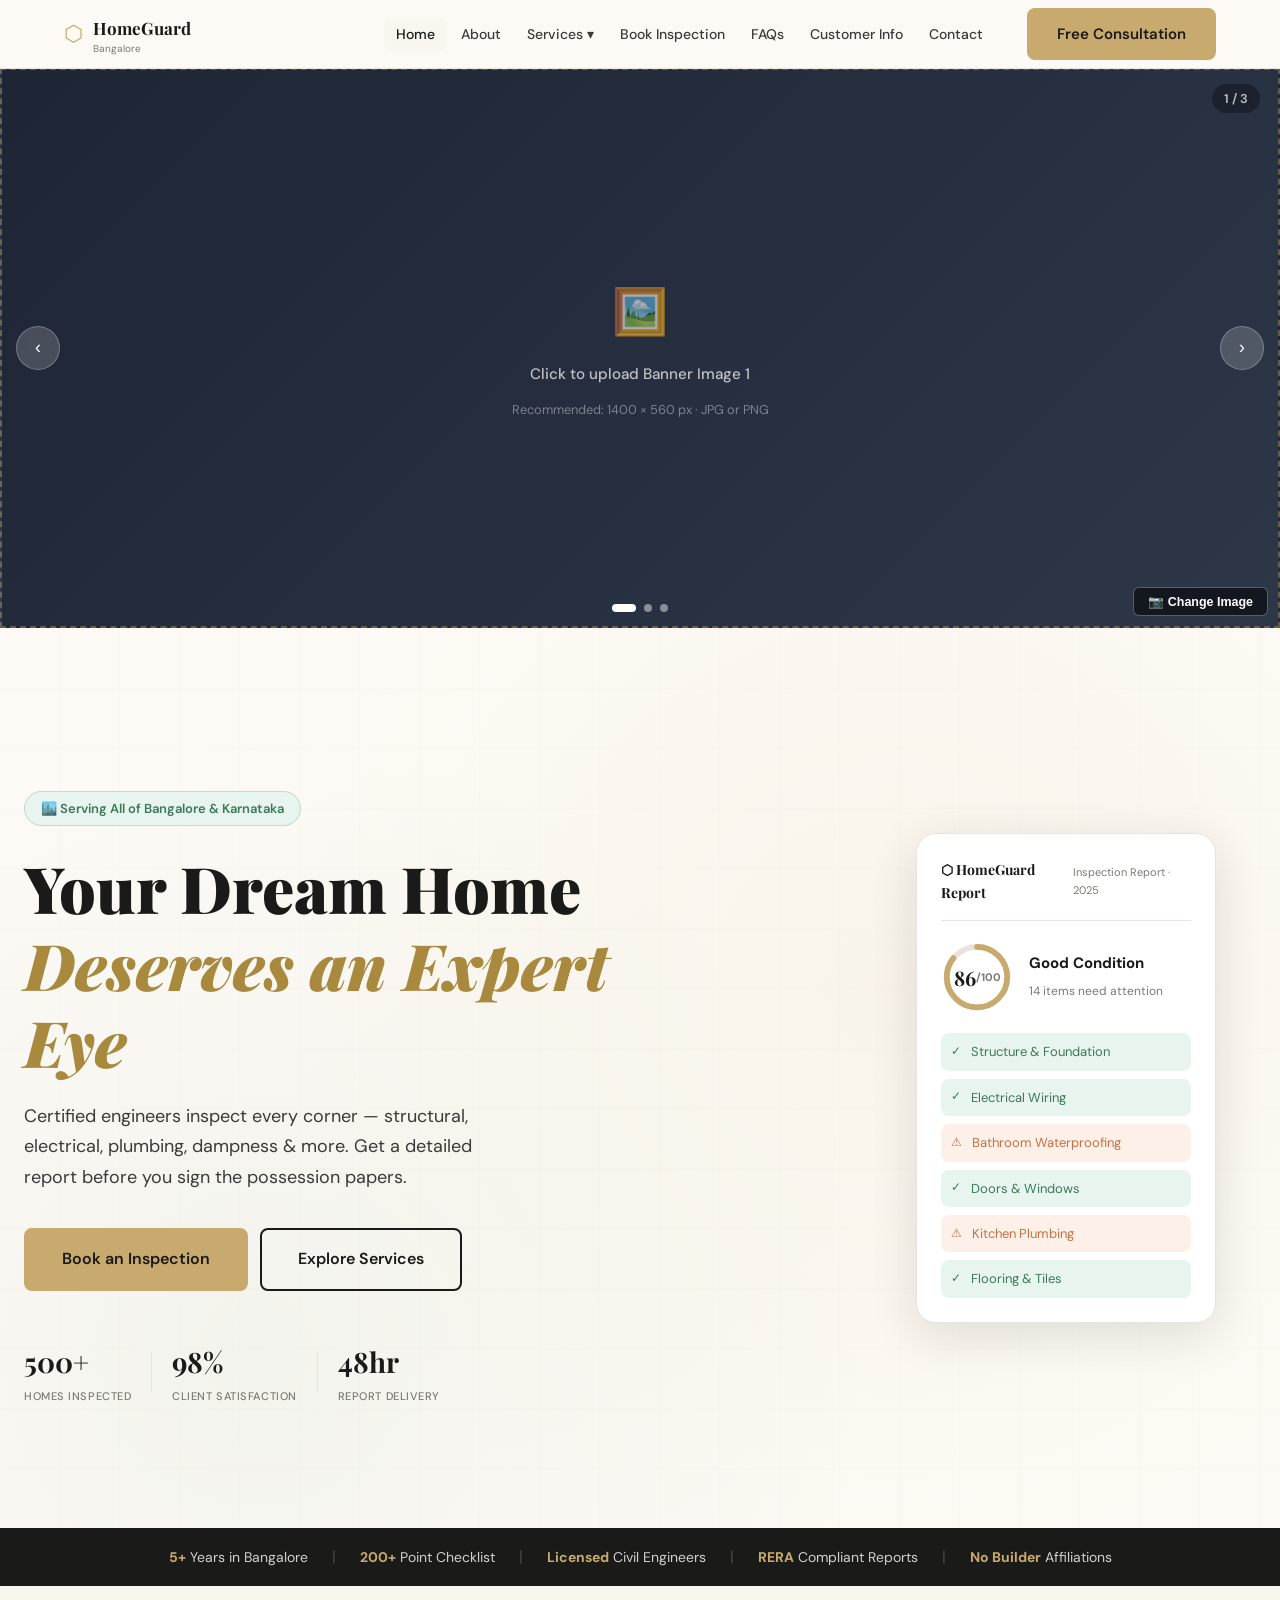
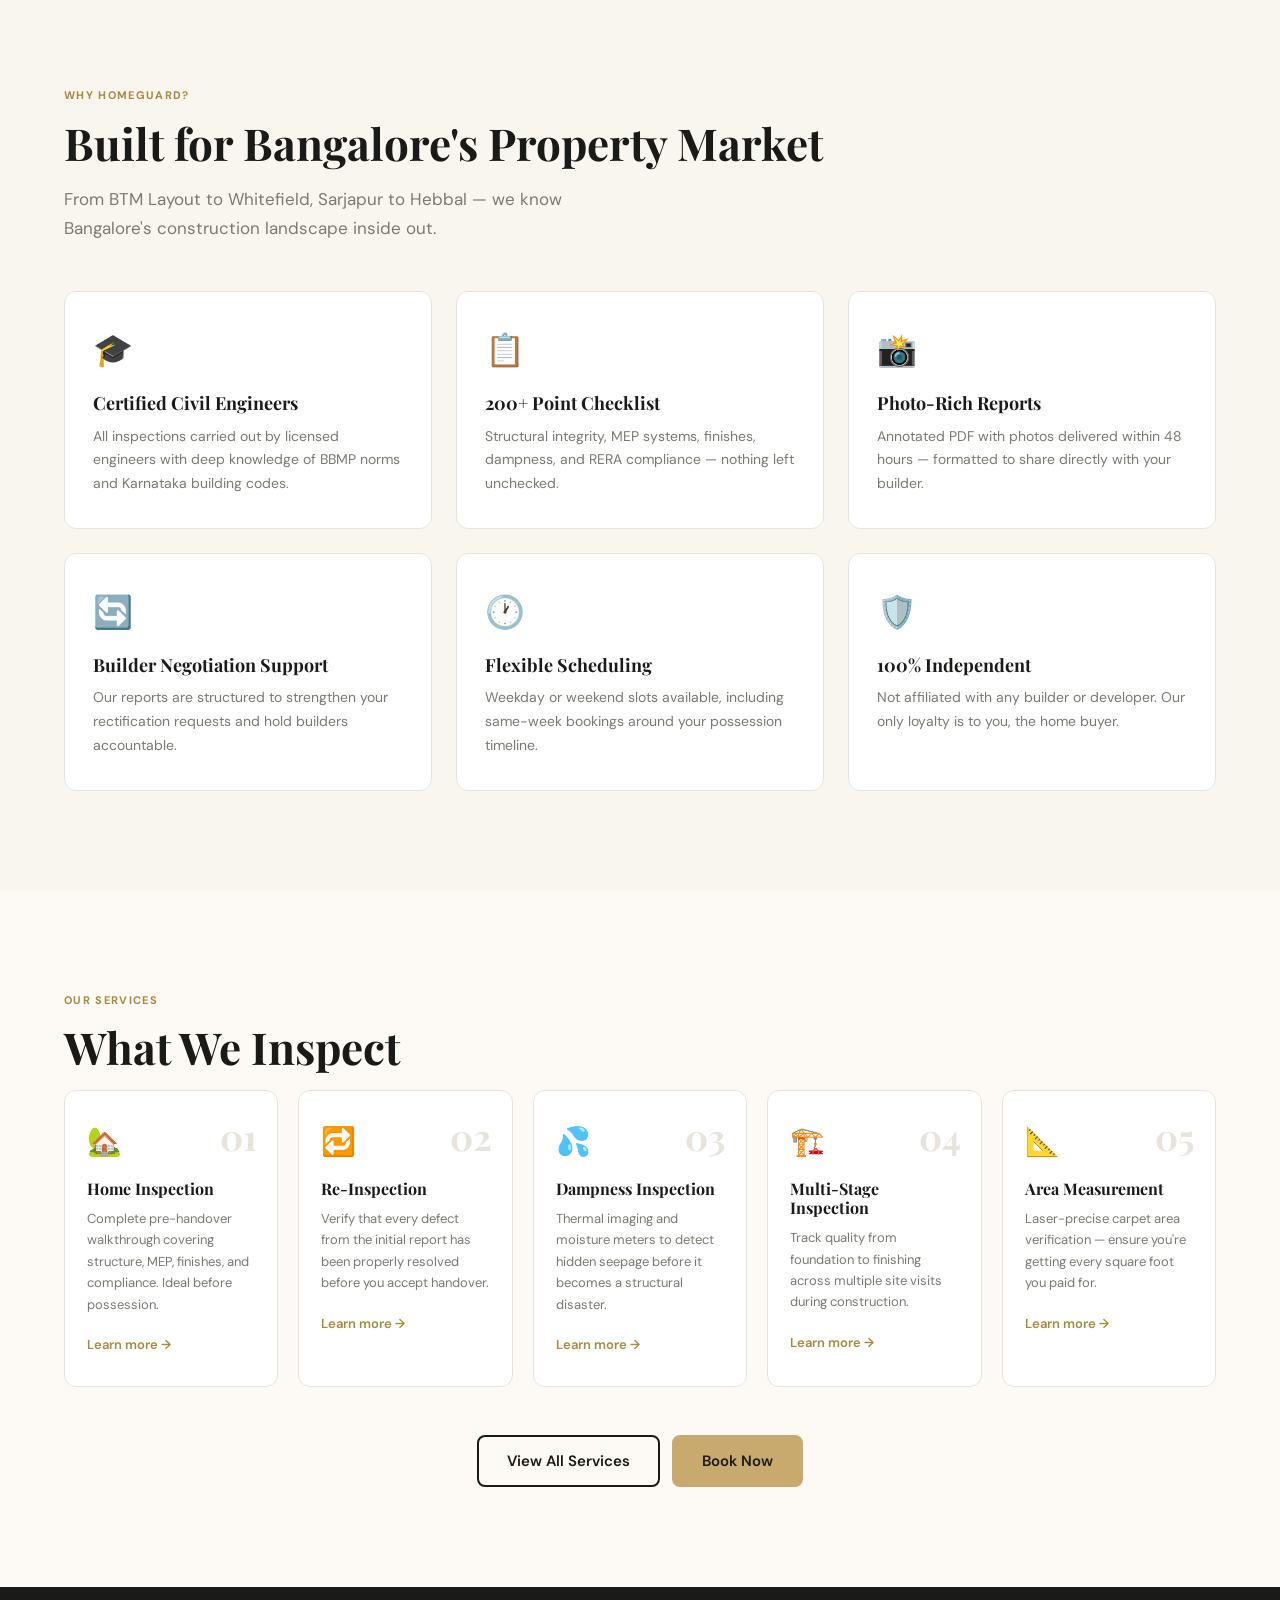
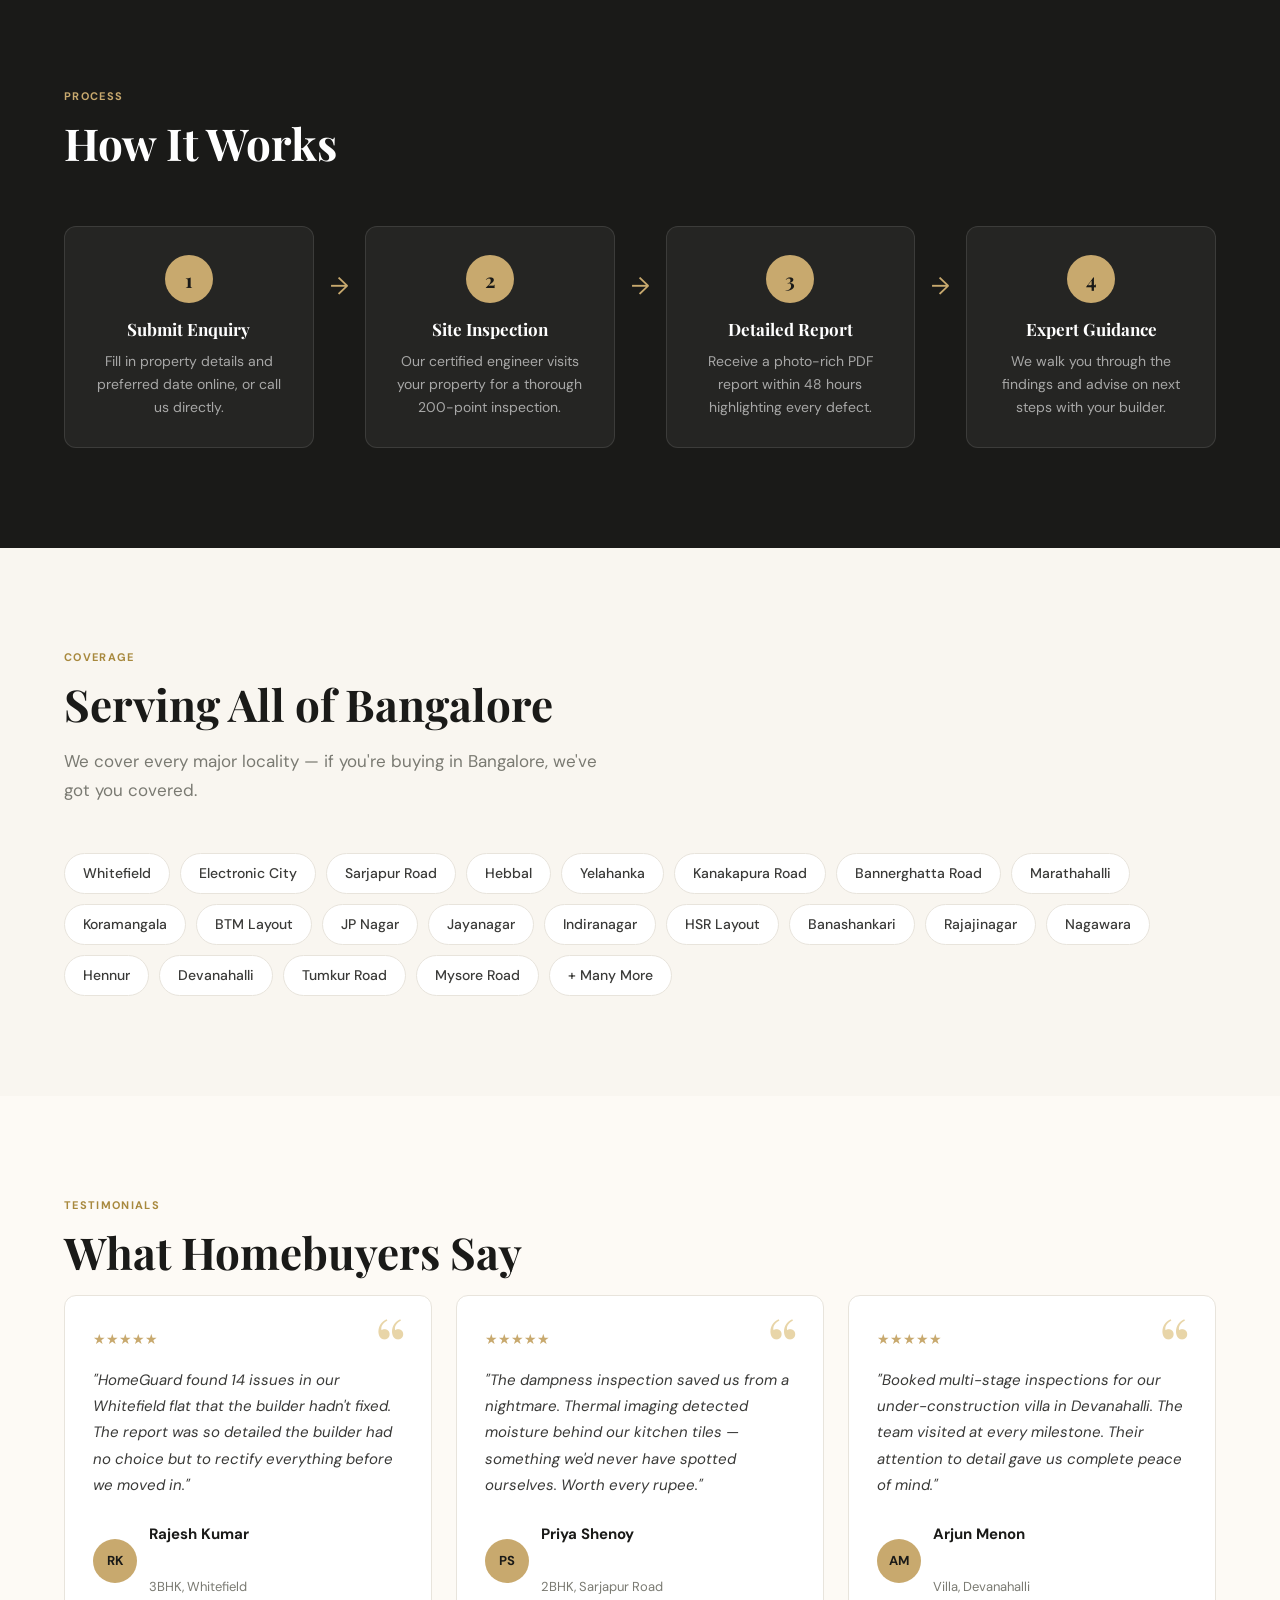
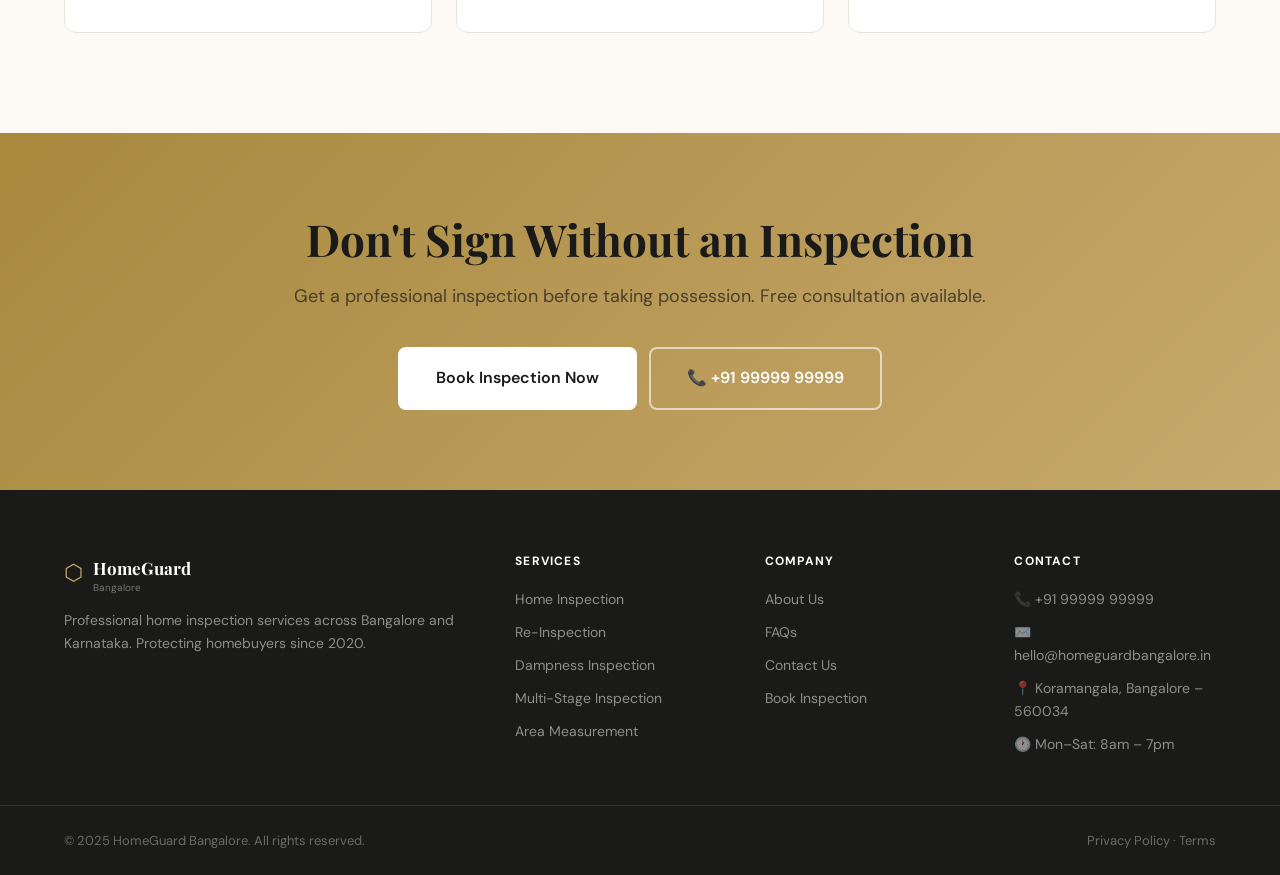
<file: index.html>
<!DOCTYPE html>
<html lang="en">
<head>
  <meta charset="UTF-8" />
  <meta name="viewport" content="width=device-width, initial-scale=1.0"/>
  <title>HomeGuard Bangalore | Expert Home Inspection Services</title>
  <meta name="description" content="Professional home inspection services in Bangalore, Karnataka. Structural, electrical, plumbing, dampness and multi-stage inspections by certified engineers."/>
  <meta name="keywords" content="home inspection Bangalore, property inspection Karnataka, building inspection Bangalore, pre-handover inspection Bangalore"/>
  <link rel="stylesheet" href="css/style.css"/>
  <link rel="preconnect" href="https://fonts.googleapis.com"/>
  <link href="https://fonts.googleapis.com/css2?family=Playfair+Display:wght@400;700;900&family=DM+Sans:ital,wght@0,300;0,400;0,500;0,600;1,400&display=swap" rel="stylesheet"/>
</head>
<body>

<!-- NAV -->
<nav class="navbar" id="navbar">
  <div class="nav-inner">
    <a href="index.html" class="logo">
      <span class="logo-icon">⬡</span>
      <span class="logo-text">HomeGuard<span class="logo-sub">Bangalore</span></span>
    </a>
    <ul class="nav-links" id="navLinks">
      <li><a href="index.html" class="active">Home</a></li>
      <li><a href="pages/about.html">About</a></li>
      <li class="has-dropdown">
        <a href="pages/services.html">Services ▾</a>
        <ul class="dropdown">
          <li><a href="pages/services.html#home-inspection">Home Inspection</a></li>
          <li><a href="pages/services.html#reinspection">Re-Inspection</a></li>
          <li><a href="pages/services.html#dampness">Dampness Inspection</a></li>
          <li><a href="pages/services.html#multistage">Multi-Stage Inspection</a></li>
          <li><a href="pages/services.html#area-measurement">Area Measurement</a></li>
        </ul>
      </li>
      <li><a href="pages/enquire.html">Book Inspection</a></li>
      <li><a href="pages/faq.html">FAQs</a></li>
      <li><a href="customer-info.html">Customer Info</a></li>
      <li><a href="pages/contact.html">Contact</a></li>
    </ul>
    <a href="pages/enquire.html" class="btn btn-primary nav-cta">Free Consultation</a>
    <button class="hamburger" id="hamburger" aria-label="Menu">
      <span></span><span></span><span></span>
    </button>
  </div>
</nav>

<!-- ── IMAGE BANNER SLIDER ──────────────────── -->
<div class="banner-slider" id="bannerSlider">
  <div class="banner-track" id="bannerTrack">

    <!-- SLIDE 1 -->
    <div class="banner-slide active" id="slide-0">
      <div class="banner-upload-placeholder" id="placeholder-0">
        <input type="file" accept="image/*" data-slide="0" class="banner-file-input" title="Upload banner image 1"/>
        <div class="upload-icon">🖼️</div>
        <div class="upload-label">Click to upload Banner Image 1</div>
        <div class="upload-sub">Recommended: 1400 × 560 px · JPG or PNG</div>
      </div>
      <div class="banner-overlay" id="overlay-0" style="display:none">
        <div class="banner-caption">
          <h2>Expert Home Inspections<br/>Across Bangalore</h2>
          <p>Certified engineers. Photo-backed reports. 24-hour turnaround.</p>
          <a href="pages/enquire.html" class="btn btn-primary">Book Inspection</a>
        </div>
      </div>
      <button class="banner-edit-btn"><input type="file" accept="image/*" data-slide="0" class="banner-file-input"/>📷 Change Image</button>
    </div>

    <!-- SLIDE 2 -->
    <div class="banner-slide" id="slide-1">
      <div class="banner-upload-placeholder" id="placeholder-1">
        <input type="file" accept="image/*" data-slide="1" class="banner-file-input" title="Upload banner image 2"/>
        <div class="upload-icon">🖼️</div>
        <div class="upload-label">Click to upload Banner Image 2</div>
        <div class="upload-sub">Recommended: 1400 × 560 px · JPG or PNG</div>
      </div>
      <div class="banner-overlay" id="overlay-1" style="display:none">
        <div class="banner-caption">
          <h2>Protect Your Investment<br/>Before Possession</h2>
          <p>Don't sign until a certified engineer has checked every corner.</p>
          <a href="pages/services.html" class="btn btn-primary">Our Services</a>
        </div>
      </div>
      <button class="banner-edit-btn"><input type="file" accept="image/*" data-slide="1" class="banner-file-input"/>📷 Change Image</button>
    </div>

    <!-- SLIDE 3 -->
    <div class="banner-slide" id="slide-2">
      <div class="banner-upload-placeholder" id="placeholder-2">
        <input type="file" accept="image/*" data-slide="2" class="banner-file-input" title="Upload banner image 3"/>
        <div class="upload-icon">🖼️</div>
        <div class="upload-label">Click to upload Banner Image 3</div>
        <div class="upload-sub">Recommended: 1400 × 560 px · JPG or PNG</div>
      </div>
      <div class="banner-overlay" id="overlay-2" style="display:none">
        <div class="banner-caption">
          <h2>Dampness · Structural<br/>Electrical · Area Checks</h2>
          <p>200+ point checklist. Trusted by 500+ Bangalore homebuyers.</p>
          <a href="customer-info.html" class="btn btn-primary">Get in Touch</a>
        </div>
      </div>
      <button class="banner-edit-btn"><input type="file" accept="image/*" data-slide="2" class="banner-file-input"/>📷 Change Image</button>
    </div>

  </div>
  <button class="banner-arrow prev" id="bannerPrev" aria-label="Previous">&#8249;</button>
  <button class="banner-arrow next" id="bannerNext" aria-label="Next">&#8250;</button>
  <div class="banner-dots" id="bannerDots">
    <button class="banner-dot active" data-index="0"></button>
    <button class="banner-dot" data-index="1"></button>
    <button class="banner-dot" data-index="2"></button>
  </div>
  <div class="banner-counter" id="bannerCounter">1 / 3</div>
</div>

<!-- HERO -->
<section class="hero">
  <div class="hero-bg-pattern"></div>
  <div class="hero-content">
    <div class="hero-badge">🏙️ Serving All of Bangalore &amp; Karnataka</div>
    <h1 class="hero-title">
      Your Dream Home<br/>
      <em class="hero-highlight">Deserves an Expert Eye</em>
    </h1>
    <p class="hero-sub">Certified engineers inspect every corner — structural, electrical, plumbing, dampness &amp; more. Get a detailed report before you sign the possession papers.</p>
    <div class="hero-actions">
      <a href="pages/enquire.html" class="btn btn-primary btn-lg">Book an Inspection</a>
      <a href="pages/services.html" class="btn btn-outline btn-lg">Explore Services</a>
    </div>
    <div class="hero-trust">
      <div class="trust-item">
        <span class="trust-num">500+</span>
        <span class="trust-label">Homes Inspected</span>
      </div>
      <div class="trust-divider"></div>
      <div class="trust-item">
        <span class="trust-num">98%</span>
        <span class="trust-label">Client Satisfaction</span>
      </div>
      <div class="trust-divider"></div>
      <div class="trust-item">
        <span class="trust-num">48hr</span>
        <span class="trust-label">Report Delivery</span>
      </div>
    </div>
  </div>
  <div class="hero-visual">
    <div class="report-mockup">
      <div class="report-header">
        <div class="report-logo">⬡ HomeGuard Report</div>
        <div class="report-date">Inspection Report · 2025</div>
      </div>
      <div class="report-score">
        <div class="score-ring">
          <svg viewBox="0 0 100 100">
            <circle cx="50" cy="50" r="42" fill="none" stroke="#e8e4dc" stroke-width="8"/>
            <circle cx="50" cy="50" r="42" fill="none" stroke="#c8a96e" stroke-width="8"
              stroke-dasharray="226 264" stroke-linecap="round" transform="rotate(-90 50 50)"/>
          </svg>
          <div class="score-label">86<small>/100</small></div>
        </div>
        <div class="score-text">
          <strong>Good Condition</strong>
          <span>14 items need attention</span>
        </div>
      </div>
      <div class="report-items">
        <div class="ri ri-ok"><span class="ri-icon">✓</span> Structure &amp; Foundation</div>
        <div class="ri ri-ok"><span class="ri-icon">✓</span> Electrical Wiring</div>
        <div class="ri ri-warn"><span class="ri-icon">⚠</span> Bathroom Waterproofing</div>
        <div class="ri ri-ok"><span class="ri-icon">✓</span> Doors &amp; Windows</div>
        <div class="ri ri-warn"><span class="ri-icon">⚠</span> Kitchen Plumbing</div>
        <div class="ri ri-ok"><span class="ri-icon">✓</span> Flooring &amp; Tiles</div>
      </div>
    </div>
  </div>
</section>

<!-- STATS BAR -->
<div class="stats-bar">
  <div class="container stats-inner">
    <div class="stat"><strong>5+</strong> Years in Bangalore</div>
    <div class="stat-sep">|</div>
    <div class="stat"><strong>200+</strong> Point Checklist</div>
    <div class="stat-sep">|</div>
    <div class="stat"><strong>Licensed</strong> Civil Engineers</div>
    <div class="stat-sep">|</div>
    <div class="stat"><strong>RERA</strong> Compliant Reports</div>
    <div class="stat-sep">|</div>
    <div class="stat"><strong>No Builder</strong> Affiliations</div>
  </div>
</div>

<!-- WHY US -->
<section class="why-us">
  <div class="container">
    <div class="section-label">Why HomeGuard?</div>
    <h2 class="section-title">Built for Bangalore's Property Market</h2>
    <p class="section-sub">From BTM Layout to Whitefield, Sarjapur to Hebbal — we know Bangalore's construction landscape inside out.</p>
    <div class="why-grid">
      <div class="why-card">
        <div class="why-icon">🎓</div>
        <h3>Certified Civil Engineers</h3>
        <p>All inspections carried out by licensed engineers with deep knowledge of BBMP norms and Karnataka building codes.</p>
      </div>
      <div class="why-card">
        <div class="why-icon">📋</div>
        <h3>200+ Point Checklist</h3>
        <p>Structural integrity, MEP systems, finishes, dampness, and RERA compliance — nothing left unchecked.</p>
      </div>
      <div class="why-card">
        <div class="why-icon">📸</div>
        <h3>Photo-Rich Reports</h3>
        <p>Annotated PDF with photos delivered within 48 hours — formatted to share directly with your builder.</p>
      </div>
      <div class="why-card">
        <div class="why-icon">🔄</div>
        <h3>Builder Negotiation Support</h3>
        <p>Our reports are structured to strengthen your rectification requests and hold builders accountable.</p>
      </div>
      <div class="why-card">
        <div class="why-icon">🕐</div>
        <h3>Flexible Scheduling</h3>
        <p>Weekday or weekend slots available, including same-week bookings around your possession timeline.</p>
      </div>
      <div class="why-card">
        <div class="why-icon">🛡️</div>
        <h3>100% Independent</h3>
        <p>Not affiliated with any builder or developer. Our only loyalty is to you, the home buyer.</p>
      </div>
    </div>
  </div>
</section>

<!-- SERVICES -->
<section class="services-section">
  <div class="container">
    <div class="section-label">Our Services</div>
    <h2 class="section-title">What We Inspect</h2>
    <div class="services-grid">
      <div class="service-card">
        <div class="sc-num">01</div>
        <div class="sc-icon">🏡</div>
        <h3>Home Inspection</h3>
        <p>Complete pre-handover walkthrough covering structure, MEP, finishes, and compliance. Ideal before possession.</p>
        <a href="pages/services.html#home-inspection" class="sc-link">Learn more →</a>
      </div>
      <div class="service-card">
        <div class="sc-num">02</div>
        <div class="sc-icon">🔁</div>
        <h3>Re-Inspection</h3>
        <p>Verify that every defect from the initial report has been properly resolved before you accept handover.</p>
        <a href="pages/services.html#reinspection" class="sc-link">Learn more →</a>
      </div>
      <div class="service-card">
        <div class="sc-num">03</div>
        <div class="sc-icon">💦</div>
        <h3>Dampness Inspection</h3>
        <p>Thermal imaging and moisture meters to detect hidden seepage before it becomes a structural disaster.</p>
        <a href="pages/services.html#dampness" class="sc-link">Learn more →</a>
      </div>
      <div class="service-card">
        <div class="sc-num">04</div>
        <div class="sc-icon">🏗️</div>
        <h3>Multi-Stage Inspection</h3>
        <p>Track quality from foundation to finishing across multiple site visits during construction.</p>
        <a href="pages/services.html#multistage" class="sc-link">Learn more →</a>
      </div>
      <div class="service-card">
        <div class="sc-num">05</div>
        <div class="sc-icon">📐</div>
        <h3>Area Measurement</h3>
        <p>Laser-precise carpet area verification — ensure you're getting every square foot you paid for.</p>
        <a href="pages/services.html#area-measurement" class="sc-link">Learn more →</a>
      </div>
    </div>
    <div class="services-cta">
      <a href="pages/services.html" class="btn btn-outline">View All Services</a>
      <a href="pages/enquire.html" class="btn btn-primary">Book Now</a>
    </div>
  </div>
</section>

<!-- HOW IT WORKS -->
<section class="how-section">
  <div class="container">
    <div class="section-label">Process</div>
    <h2 class="section-title">How It Works</h2>
    <div class="steps">
      <div class="step">
        <div class="step-num">1</div>
        <h3>Submit Enquiry</h3>
        <p>Fill in property details and preferred date online, or call us directly.</p>
      </div>
      <div class="step-arrow">→</div>
      <div class="step">
        <div class="step-num">2</div>
        <h3>Site Inspection</h3>
        <p>Our certified engineer visits your property for a thorough 200-point inspection.</p>
      </div>
      <div class="step-arrow">→</div>
      <div class="step">
        <div class="step-num">3</div>
        <h3>Detailed Report</h3>
        <p>Receive a photo-rich PDF report within 48 hours highlighting every defect.</p>
      </div>
      <div class="step-arrow">→</div>
      <div class="step">
        <div class="step-num">4</div>
        <h3>Expert Guidance</h3>
        <p>We walk you through the findings and advise on next steps with your builder.</p>
      </div>
    </div>
  </div>
</section>

<!-- AREAS -->
<section class="areas-section">
  <div class="container">
    <div class="section-label">Coverage</div>
    <h2 class="section-title">Serving All of Bangalore</h2>
    <p class="section-sub">We cover every major locality — if you're buying in Bangalore, we've got you covered.</p>
    <div class="areas-grid">
      <span class="area-tag">Whitefield</span><span class="area-tag">Electronic City</span>
      <span class="area-tag">Sarjapur Road</span><span class="area-tag">Hebbal</span>
      <span class="area-tag">Yelahanka</span><span class="area-tag">Kanakapura Road</span>
      <span class="area-tag">Bannerghatta Road</span><span class="area-tag">Marathahalli</span>
      <span class="area-tag">Koramangala</span><span class="area-tag">BTM Layout</span>
      <span class="area-tag">JP Nagar</span><span class="area-tag">Jayanagar</span>
      <span class="area-tag">Indiranagar</span><span class="area-tag">HSR Layout</span>
      <span class="area-tag">Banashankari</span><span class="area-tag">Rajajinagar</span>
      <span class="area-tag">Nagawara</span><span class="area-tag">Hennur</span>
      <span class="area-tag">Devanahalli</span><span class="area-tag">Tumkur Road</span>
      <span class="area-tag">Mysore Road</span><span class="area-tag">+ Many More</span>
    </div>
  </div>
</section>

<!-- TESTIMONIALS -->
<section class="testi-section">
  <div class="container">
    <div class="section-label">Testimonials</div>
    <h2 class="section-title">What Homebuyers Say</h2>
    <div class="testi-grid">
      <div class="testi-card">
        <div class="testi-stars">★★★★★</div>
        <p>"HomeGuard found 14 issues in our Whitefield flat that the builder hadn't fixed. The report was so detailed the builder had no choice but to rectify everything before we moved in."</p>
        <div class="testi-author">
          <div class="testi-av">RK</div>
          <div><strong>Rajesh Kumar</strong><br/><small>3BHK, Whitefield</small></div>
        </div>
      </div>
      <div class="testi-card">
        <div class="testi-stars">★★★★★</div>
        <p>"The dampness inspection saved us from a nightmare. Thermal imaging detected moisture behind our kitchen tiles — something we'd never have spotted ourselves. Worth every rupee."</p>
        <div class="testi-author">
          <div class="testi-av">PS</div>
          <div><strong>Priya Shenoy</strong><br/><small>2BHK, Sarjapur Road</small></div>
        </div>
      </div>
      <div class="testi-card">
        <div class="testi-stars">★★★★★</div>
        <p>"Booked multi-stage inspections for our under-construction villa in Devanahalli. The team visited at every milestone. Their attention to detail gave us complete peace of mind."</p>
        <div class="testi-author">
          <div class="testi-av">AM</div>
          <div><strong>Arjun Menon</strong><br/><small>Villa, Devanahalli</small></div>
        </div>
      </div>
    </div>
  </div>
</section>

<!-- CTA BANNER -->
<section class="cta-banner">
  <div class="container">
    <h2>Don't Sign Without an Inspection</h2>
    <p>Get a professional inspection before taking possession. Free consultation available.</p>
    <div class="cta-actions">
      <a href="pages/enquire.html" class="btn btn-white btn-lg">Book Inspection Now</a>
      <a href="tel:+919999999999" class="btn btn-outline-white btn-lg">📞 +91 99999 99999</a>
    </div>
  </div>
</section>

<!-- FOOTER -->
<footer class="footer">
  <div class="container footer-inner">
    <div class="footer-brand">
      <div class="logo">
        <span class="logo-icon">⬡</span>
        <span class="logo-text">HomeGuard<span class="logo-sub">Bangalore</span></span>
      </div>
      <p>Professional home inspection services across Bangalore and Karnataka. Protecting homebuyers since 2020.</p>
    </div>
    <div class="footer-col">
      <h4>Services</h4>
      <ul>
        <li><a href="pages/services.html#home-inspection">Home Inspection</a></li>
        <li><a href="pages/services.html#reinspection">Re-Inspection</a></li>
        <li><a href="pages/services.html#dampness">Dampness Inspection</a></li>
        <li><a href="pages/services.html#multistage">Multi-Stage Inspection</a></li>
        <li><a href="pages/services.html#area-measurement">Area Measurement</a></li>
      </ul>
    </div>
    <div class="footer-col">
      <h4>Company</h4>
      <ul>
        <li><a href="pages/about.html">About Us</a></li>
        <li><a href="pages/faq.html">FAQs</a></li>
        <li><a href="pages/contact.html">Contact Us</a></li>
        <li><a href="pages/enquire.html">Book Inspection</a></li>
      </ul>
    </div>
    <div class="footer-col">
      <h4>Contact</h4>
      <ul>
        <li>📞 +91 99999 99999</li>
        <li>✉️ hello@homeguardbangalore.in</li>
        <li>📍 Koramangala, Bangalore – 560034</li>
        <li>🕐 Mon–Sat: 8am – 7pm</li>
      </ul>
    </div>
  </div>
  <div class="footer-bottom">
    <div class="container footer-bottom-inner">
      <span>© 2025 HomeGuard Bangalore. All rights reserved.</span>
      <span><a href="#">Privacy Policy</a> · <a href="#">Terms</a></span>
    </div>
  </div>
</footer>

<script src="js/main.js"></script>
</body>
</html>
</file>
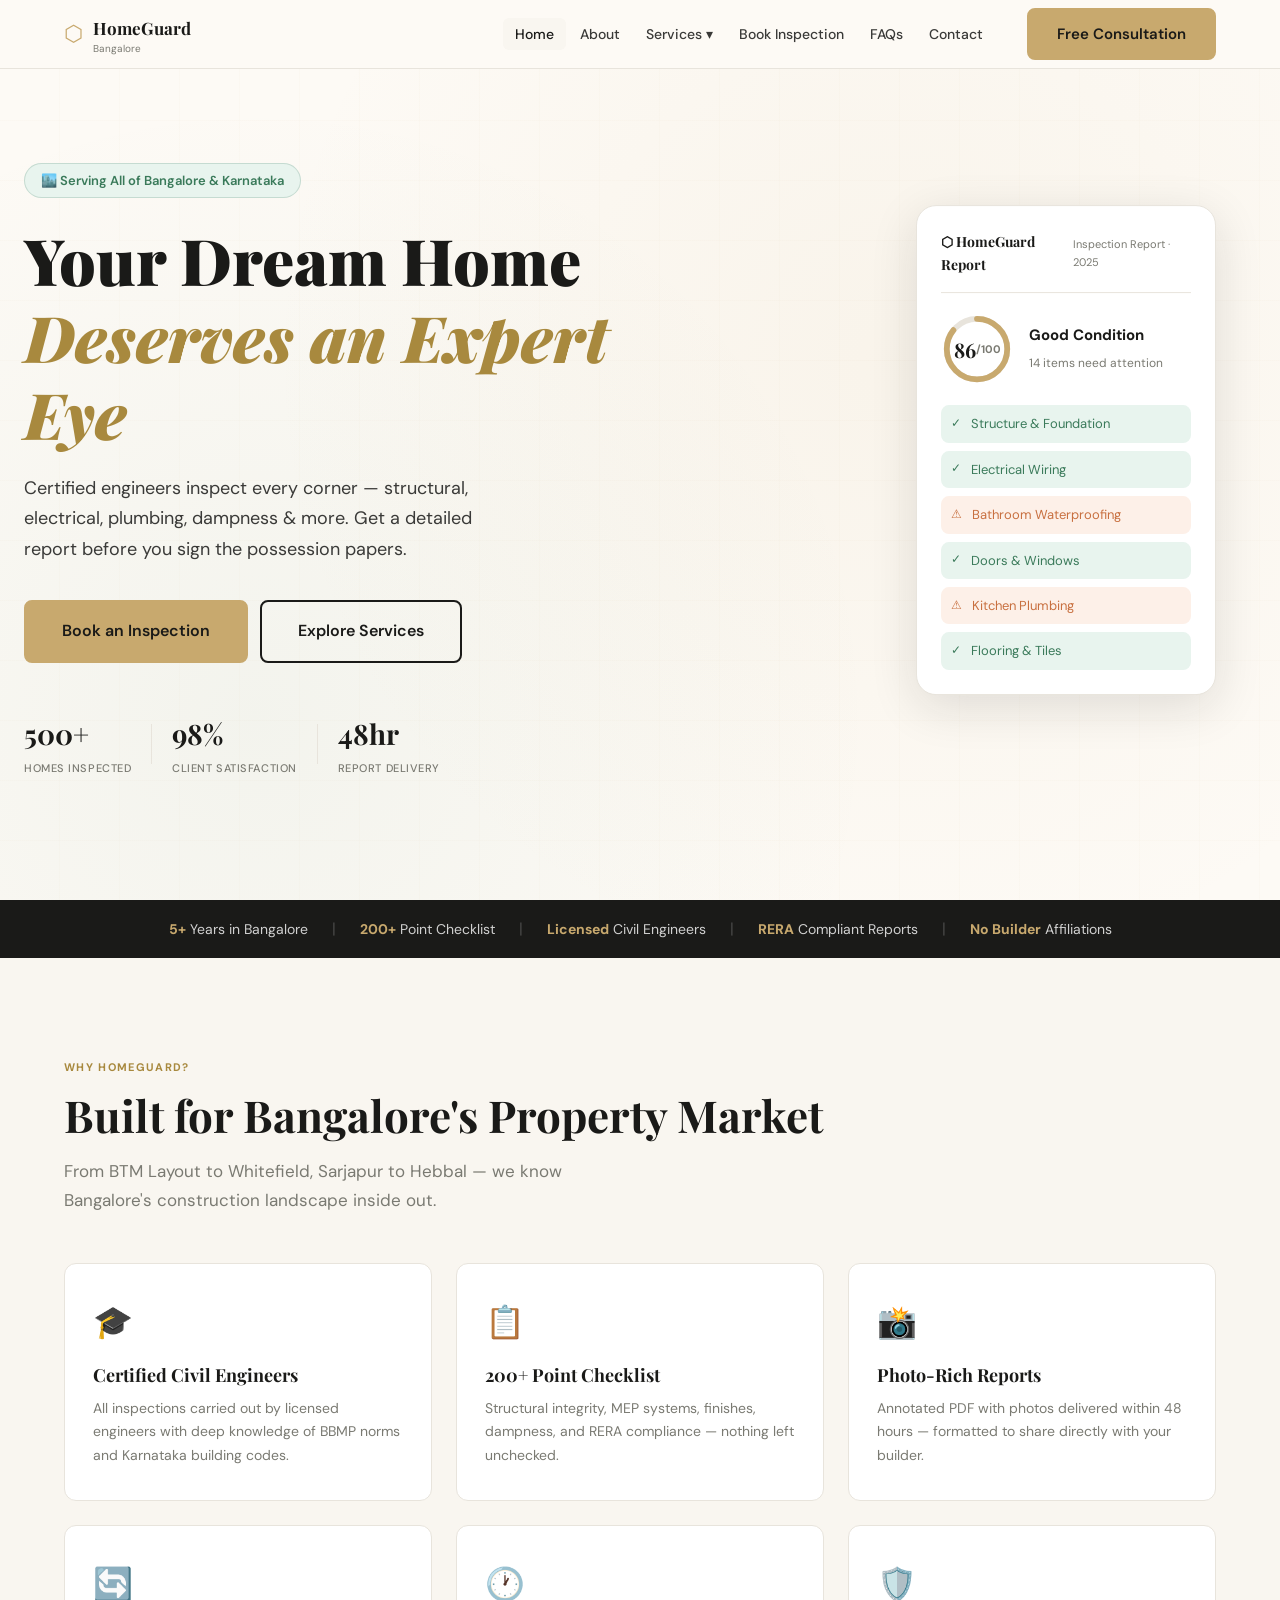
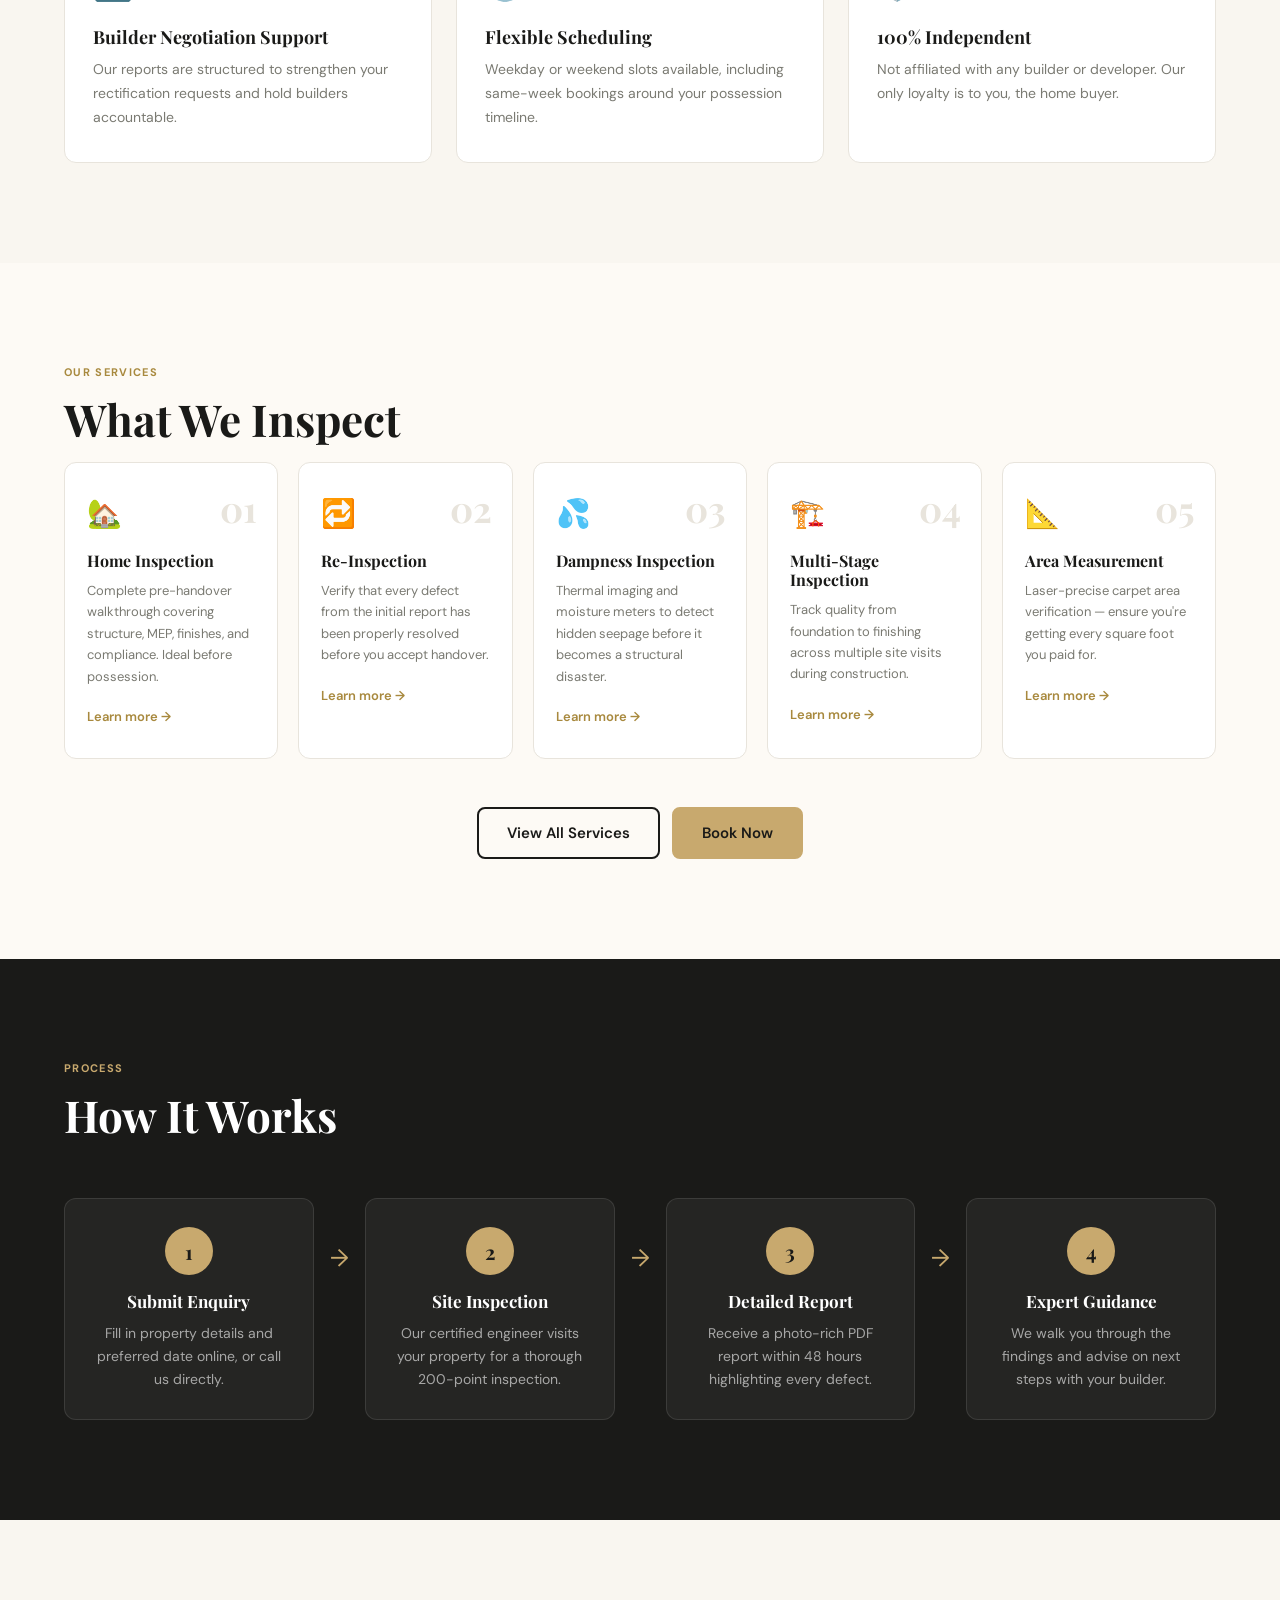
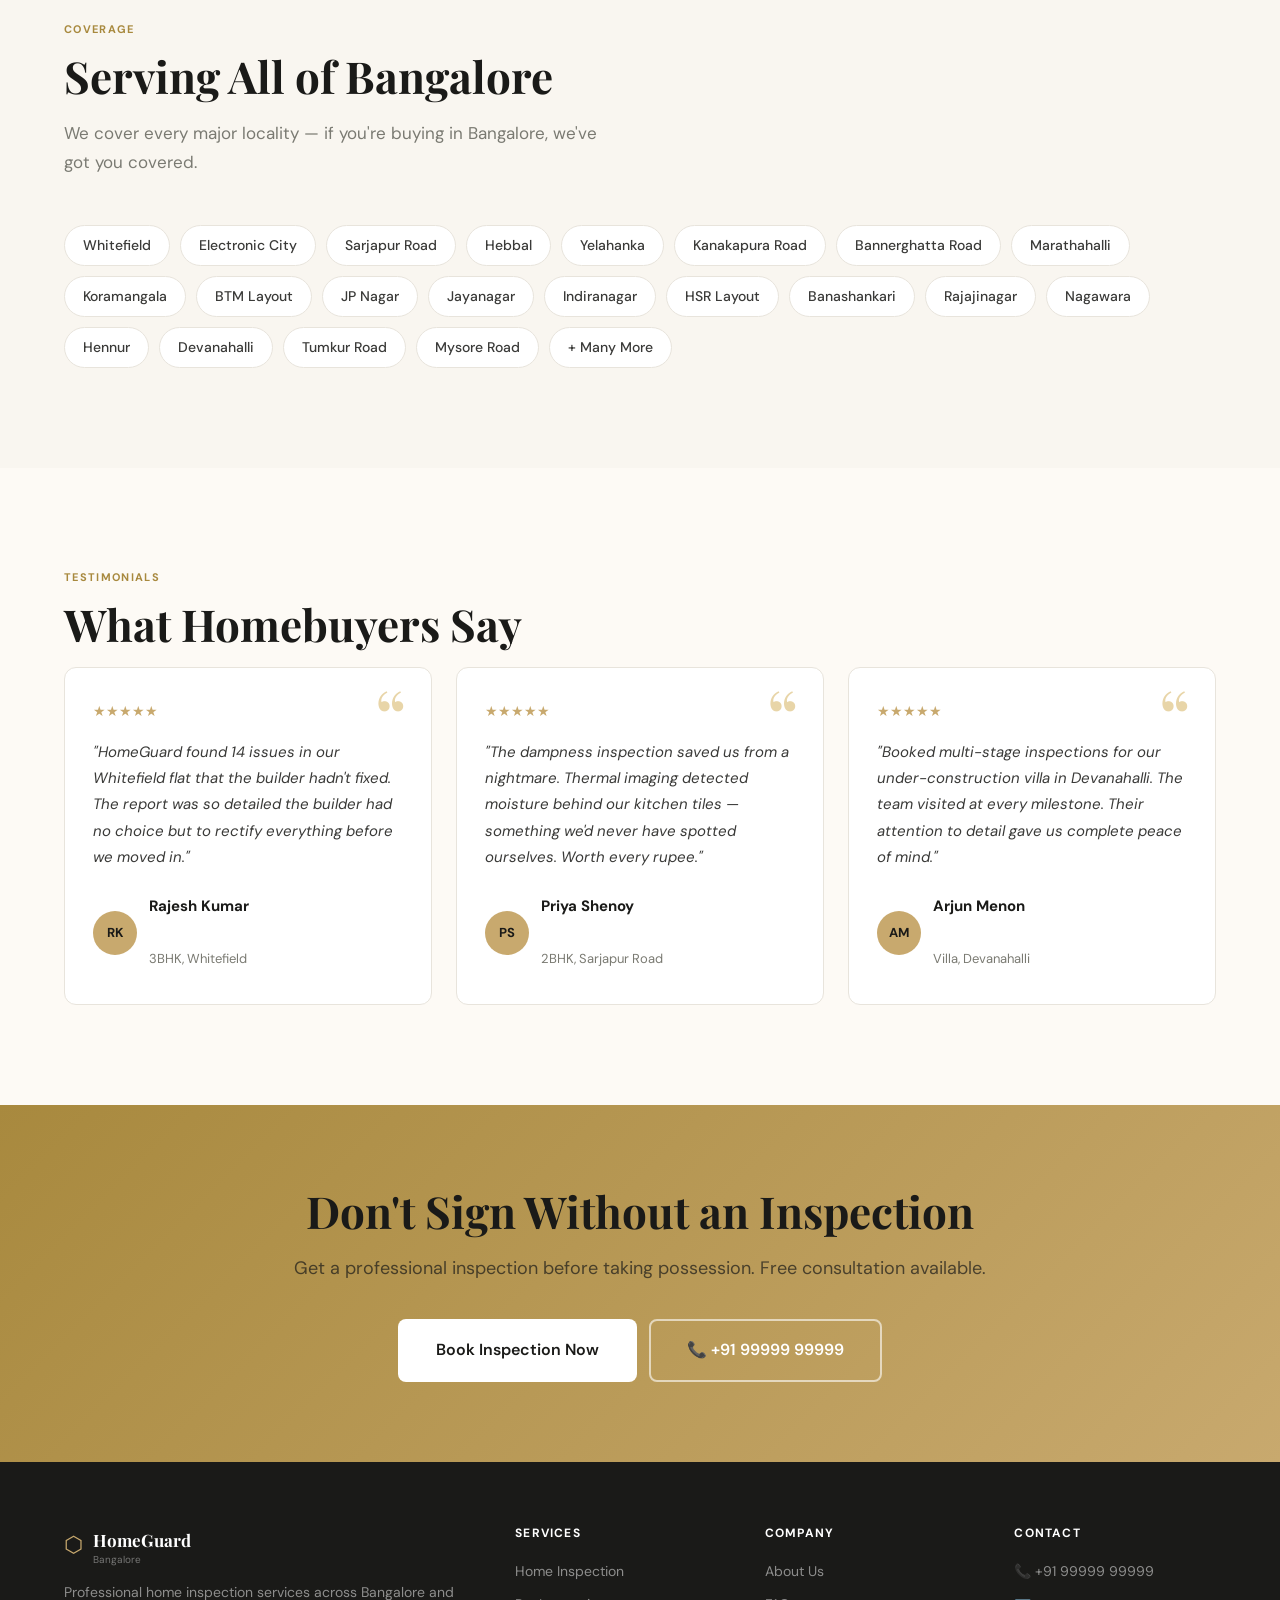
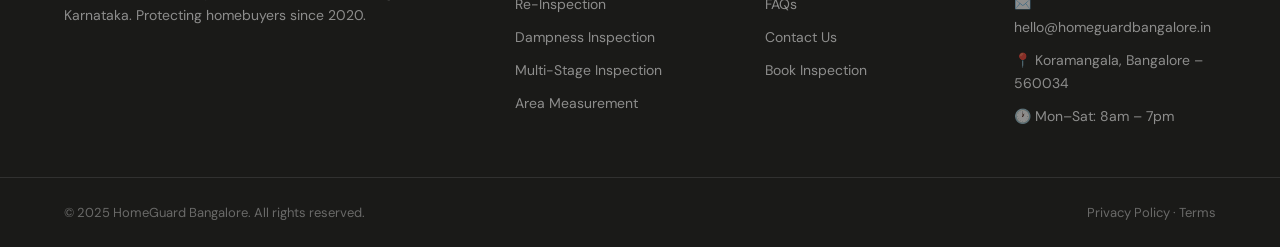
<file: bangalore-home-inspection/index.html>
<!DOCTYPE html>
<html lang="en">
<head>
  <meta charset="UTF-8" />
  <meta name="viewport" content="width=device-width, initial-scale=1.0"/>
  <title>HomeGuard Bangalore | Expert Home Inspection Services</title>
  <meta name="description" content="Professional home inspection services in Bangalore, Karnataka. Structural, electrical, plumbing, dampness and multi-stage inspections by certified engineers."/>
  <meta name="keywords" content="home inspection Bangalore, property inspection Karnataka, building inspection Bangalore, pre-handover inspection Bangalore"/>
  <link rel="stylesheet" href="css/style.css"/>
  <link rel="preconnect" href="https://fonts.googleapis.com"/>
  <link href="https://fonts.googleapis.com/css2?family=Playfair+Display:wght@400;700;900&family=DM+Sans:ital,wght@0,300;0,400;0,500;0,600;1,400&display=swap" rel="stylesheet"/>
</head>
<body>

<!-- NAV -->
<nav class="navbar" id="navbar">
  <div class="nav-inner">
    <a href="index.html" class="logo">
      <span class="logo-icon">⬡</span>
      <span class="logo-text">HomeGuard<span class="logo-sub">Bangalore</span></span>
    </a>
    <ul class="nav-links" id="navLinks">
      <li><a href="index.html" class="active">Home</a></li>
      <li><a href="pages/about.html">About</a></li>
      <li class="has-dropdown">
        <a href="pages/services.html">Services ▾</a>
        <ul class="dropdown">
          <li><a href="pages/services.html#home-inspection">Home Inspection</a></li>
          <li><a href="pages/services.html#reinspection">Re-Inspection</a></li>
          <li><a href="pages/services.html#dampness">Dampness Inspection</a></li>
          <li><a href="pages/services.html#multistage">Multi-Stage Inspection</a></li>
          <li><a href="pages/services.html#area-measurement">Area Measurement</a></li>
        </ul>
      </li>
      <li><a href="pages/enquire.html">Book Inspection</a></li>
      <li><a href="pages/faq.html">FAQs</a></li>
      <li><a href="pages/contact.html">Contact</a></li>
    </ul>
    <a href="pages/enquire.html" class="btn btn-primary nav-cta">Free Consultation</a>
    <button class="hamburger" id="hamburger" aria-label="Menu">
      <span></span><span></span><span></span>
    </button>
  </div>
</nav>

<!-- HERO -->
<section class="hero">
  <div class="hero-bg-pattern"></div>
  <div class="hero-content">
    <div class="hero-badge">🏙️ Serving All of Bangalore &amp; Karnataka</div>
    <h1 class="hero-title">
      Your Dream Home<br/>
      <em class="hero-highlight">Deserves an Expert Eye</em>
    </h1>
    <p class="hero-sub">Certified engineers inspect every corner — structural, electrical, plumbing, dampness &amp; more. Get a detailed report before you sign the possession papers.</p>
    <div class="hero-actions">
      <a href="pages/enquire.html" class="btn btn-primary btn-lg">Book an Inspection</a>
      <a href="pages/services.html" class="btn btn-outline btn-lg">Explore Services</a>
    </div>
    <div class="hero-trust">
      <div class="trust-item">
        <span class="trust-num">500+</span>
        <span class="trust-label">Homes Inspected</span>
      </div>
      <div class="trust-divider"></div>
      <div class="trust-item">
        <span class="trust-num">98%</span>
        <span class="trust-label">Client Satisfaction</span>
      </div>
      <div class="trust-divider"></div>
      <div class="trust-item">
        <span class="trust-num">48hr</span>
        <span class="trust-label">Report Delivery</span>
      </div>
    </div>
  </div>
  <div class="hero-visual">
    <div class="report-mockup">
      <div class="report-header">
        <div class="report-logo">⬡ HomeGuard Report</div>
        <div class="report-date">Inspection Report · 2025</div>
      </div>
      <div class="report-score">
        <div class="score-ring">
          <svg viewBox="0 0 100 100">
            <circle cx="50" cy="50" r="42" fill="none" stroke="#e8e4dc" stroke-width="8"/>
            <circle cx="50" cy="50" r="42" fill="none" stroke="#c8a96e" stroke-width="8"
              stroke-dasharray="226 264" stroke-linecap="round" transform="rotate(-90 50 50)"/>
          </svg>
          <div class="score-label">86<small>/100</small></div>
        </div>
        <div class="score-text">
          <strong>Good Condition</strong>
          <span>14 items need attention</span>
        </div>
      </div>
      <div class="report-items">
        <div class="ri ri-ok"><span class="ri-icon">✓</span> Structure &amp; Foundation</div>
        <div class="ri ri-ok"><span class="ri-icon">✓</span> Electrical Wiring</div>
        <div class="ri ri-warn"><span class="ri-icon">⚠</span> Bathroom Waterproofing</div>
        <div class="ri ri-ok"><span class="ri-icon">✓</span> Doors &amp; Windows</div>
        <div class="ri ri-warn"><span class="ri-icon">⚠</span> Kitchen Plumbing</div>
        <div class="ri ri-ok"><span class="ri-icon">✓</span> Flooring &amp; Tiles</div>
      </div>
    </div>
  </div>
</section>

<!-- STATS BAR -->
<div class="stats-bar">
  <div class="container stats-inner">
    <div class="stat"><strong>5+</strong> Years in Bangalore</div>
    <div class="stat-sep">|</div>
    <div class="stat"><strong>200+</strong> Point Checklist</div>
    <div class="stat-sep">|</div>
    <div class="stat"><strong>Licensed</strong> Civil Engineers</div>
    <div class="stat-sep">|</div>
    <div class="stat"><strong>RERA</strong> Compliant Reports</div>
    <div class="stat-sep">|</div>
    <div class="stat"><strong>No Builder</strong> Affiliations</div>
  </div>
</div>

<!-- WHY US -->
<section class="why-us">
  <div class="container">
    <div class="section-label">Why HomeGuard?</div>
    <h2 class="section-title">Built for Bangalore's Property Market</h2>
    <p class="section-sub">From BTM Layout to Whitefield, Sarjapur to Hebbal — we know Bangalore's construction landscape inside out.</p>
    <div class="why-grid">
      <div class="why-card">
        <div class="why-icon">🎓</div>
        <h3>Certified Civil Engineers</h3>
        <p>All inspections carried out by licensed engineers with deep knowledge of BBMP norms and Karnataka building codes.</p>
      </div>
      <div class="why-card">
        <div class="why-icon">📋</div>
        <h3>200+ Point Checklist</h3>
        <p>Structural integrity, MEP systems, finishes, dampness, and RERA compliance — nothing left unchecked.</p>
      </div>
      <div class="why-card">
        <div class="why-icon">📸</div>
        <h3>Photo-Rich Reports</h3>
        <p>Annotated PDF with photos delivered within 48 hours — formatted to share directly with your builder.</p>
      </div>
      <div class="why-card">
        <div class="why-icon">🔄</div>
        <h3>Builder Negotiation Support</h3>
        <p>Our reports are structured to strengthen your rectification requests and hold builders accountable.</p>
      </div>
      <div class="why-card">
        <div class="why-icon">🕐</div>
        <h3>Flexible Scheduling</h3>
        <p>Weekday or weekend slots available, including same-week bookings around your possession timeline.</p>
      </div>
      <div class="why-card">
        <div class="why-icon">🛡️</div>
        <h3>100% Independent</h3>
        <p>Not affiliated with any builder or developer. Our only loyalty is to you, the home buyer.</p>
      </div>
    </div>
  </div>
</section>

<!-- SERVICES -->
<section class="services-section">
  <div class="container">
    <div class="section-label">Our Services</div>
    <h2 class="section-title">What We Inspect</h2>
    <div class="services-grid">
      <div class="service-card">
        <div class="sc-num">01</div>
        <div class="sc-icon">🏡</div>
        <h3>Home Inspection</h3>
        <p>Complete pre-handover walkthrough covering structure, MEP, finishes, and compliance. Ideal before possession.</p>
        <a href="pages/services.html#home-inspection" class="sc-link">Learn more →</a>
      </div>
      <div class="service-card">
        <div class="sc-num">02</div>
        <div class="sc-icon">🔁</div>
        <h3>Re-Inspection</h3>
        <p>Verify that every defect from the initial report has been properly resolved before you accept handover.</p>
        <a href="pages/services.html#reinspection" class="sc-link">Learn more →</a>
      </div>
      <div class="service-card">
        <div class="sc-num">03</div>
        <div class="sc-icon">💦</div>
        <h3>Dampness Inspection</h3>
        <p>Thermal imaging and moisture meters to detect hidden seepage before it becomes a structural disaster.</p>
        <a href="pages/services.html#dampness" class="sc-link">Learn more →</a>
      </div>
      <div class="service-card">
        <div class="sc-num">04</div>
        <div class="sc-icon">🏗️</div>
        <h3>Multi-Stage Inspection</h3>
        <p>Track quality from foundation to finishing across multiple site visits during construction.</p>
        <a href="pages/services.html#multistage" class="sc-link">Learn more →</a>
      </div>
      <div class="service-card">
        <div class="sc-num">05</div>
        <div class="sc-icon">📐</div>
        <h3>Area Measurement</h3>
        <p>Laser-precise carpet area verification — ensure you're getting every square foot you paid for.</p>
        <a href="pages/services.html#area-measurement" class="sc-link">Learn more →</a>
      </div>
    </div>
    <div class="services-cta">
      <a href="pages/services.html" class="btn btn-outline">View All Services</a>
      <a href="pages/enquire.html" class="btn btn-primary">Book Now</a>
    </div>
  </div>
</section>

<!-- HOW IT WORKS -->
<section class="how-section">
  <div class="container">
    <div class="section-label">Process</div>
    <h2 class="section-title">How It Works</h2>
    <div class="steps">
      <div class="step">
        <div class="step-num">1</div>
        <h3>Submit Enquiry</h3>
        <p>Fill in property details and preferred date online, or call us directly.</p>
      </div>
      <div class="step-arrow">→</div>
      <div class="step">
        <div class="step-num">2</div>
        <h3>Site Inspection</h3>
        <p>Our certified engineer visits your property for a thorough 200-point inspection.</p>
      </div>
      <div class="step-arrow">→</div>
      <div class="step">
        <div class="step-num">3</div>
        <h3>Detailed Report</h3>
        <p>Receive a photo-rich PDF report within 48 hours highlighting every defect.</p>
      </div>
      <div class="step-arrow">→</div>
      <div class="step">
        <div class="step-num">4</div>
        <h3>Expert Guidance</h3>
        <p>We walk you through the findings and advise on next steps with your builder.</p>
      </div>
    </div>
  </div>
</section>

<!-- AREAS -->
<section class="areas-section">
  <div class="container">
    <div class="section-label">Coverage</div>
    <h2 class="section-title">Serving All of Bangalore</h2>
    <p class="section-sub">We cover every major locality — if you're buying in Bangalore, we've got you covered.</p>
    <div class="areas-grid">
      <span class="area-tag">Whitefield</span><span class="area-tag">Electronic City</span>
      <span class="area-tag">Sarjapur Road</span><span class="area-tag">Hebbal</span>
      <span class="area-tag">Yelahanka</span><span class="area-tag">Kanakapura Road</span>
      <span class="area-tag">Bannerghatta Road</span><span class="area-tag">Marathahalli</span>
      <span class="area-tag">Koramangala</span><span class="area-tag">BTM Layout</span>
      <span class="area-tag">JP Nagar</span><span class="area-tag">Jayanagar</span>
      <span class="area-tag">Indiranagar</span><span class="area-tag">HSR Layout</span>
      <span class="area-tag">Banashankari</span><span class="area-tag">Rajajinagar</span>
      <span class="area-tag">Nagawara</span><span class="area-tag">Hennur</span>
      <span class="area-tag">Devanahalli</span><span class="area-tag">Tumkur Road</span>
      <span class="area-tag">Mysore Road</span><span class="area-tag">+ Many More</span>
    </div>
  </div>
</section>

<!-- TESTIMONIALS -->
<section class="testi-section">
  <div class="container">
    <div class="section-label">Testimonials</div>
    <h2 class="section-title">What Homebuyers Say</h2>
    <div class="testi-grid">
      <div class="testi-card">
        <div class="testi-stars">★★★★★</div>
        <p>"HomeGuard found 14 issues in our Whitefield flat that the builder hadn't fixed. The report was so detailed the builder had no choice but to rectify everything before we moved in."</p>
        <div class="testi-author">
          <div class="testi-av">RK</div>
          <div><strong>Rajesh Kumar</strong><br/><small>3BHK, Whitefield</small></div>
        </div>
      </div>
      <div class="testi-card">
        <div class="testi-stars">★★★★★</div>
        <p>"The dampness inspection saved us from a nightmare. Thermal imaging detected moisture behind our kitchen tiles — something we'd never have spotted ourselves. Worth every rupee."</p>
        <div class="testi-author">
          <div class="testi-av">PS</div>
          <div><strong>Priya Shenoy</strong><br/><small>2BHK, Sarjapur Road</small></div>
        </div>
      </div>
      <div class="testi-card">
        <div class="testi-stars">★★★★★</div>
        <p>"Booked multi-stage inspections for our under-construction villa in Devanahalli. The team visited at every milestone. Their attention to detail gave us complete peace of mind."</p>
        <div class="testi-author">
          <div class="testi-av">AM</div>
          <div><strong>Arjun Menon</strong><br/><small>Villa, Devanahalli</small></div>
        </div>
      </div>
    </div>
  </div>
</section>

<!-- CTA BANNER -->
<section class="cta-banner">
  <div class="container">
    <h2>Don't Sign Without an Inspection</h2>
    <p>Get a professional inspection before taking possession. Free consultation available.</p>
    <div class="cta-actions">
      <a href="pages/enquire.html" class="btn btn-white btn-lg">Book Inspection Now</a>
      <a href="tel:+919999999999" class="btn btn-outline-white btn-lg">📞 +91 99999 99999</a>
    </div>
  </div>
</section>

<!-- FOOTER -->
<footer class="footer">
  <div class="container footer-inner">
    <div class="footer-brand">
      <div class="logo">
        <span class="logo-icon">⬡</span>
        <span class="logo-text">HomeGuard<span class="logo-sub">Bangalore</span></span>
      </div>
      <p>Professional home inspection services across Bangalore and Karnataka. Protecting homebuyers since 2020.</p>
    </div>
    <div class="footer-col">
      <h4>Services</h4>
      <ul>
        <li><a href="pages/services.html#home-inspection">Home Inspection</a></li>
        <li><a href="pages/services.html#reinspection">Re-Inspection</a></li>
        <li><a href="pages/services.html#dampness">Dampness Inspection</a></li>
        <li><a href="pages/services.html#multistage">Multi-Stage Inspection</a></li>
        <li><a href="pages/services.html#area-measurement">Area Measurement</a></li>
      </ul>
    </div>
    <div class="footer-col">
      <h4>Company</h4>
      <ul>
        <li><a href="pages/about.html">About Us</a></li>
        <li><a href="pages/faq.html">FAQs</a></li>
        <li><a href="pages/contact.html">Contact Us</a></li>
        <li><a href="pages/enquire.html">Book Inspection</a></li>
      </ul>
    </div>
    <div class="footer-col">
      <h4>Contact</h4>
      <ul>
        <li>📞 +91 99999 99999</li>
        <li>✉️ hello@homeguardbangalore.in</li>
        <li>📍 Koramangala, Bangalore – 560034</li>
        <li>🕐 Mon–Sat: 8am – 7pm</li>
      </ul>
    </div>
  </div>
  <div class="footer-bottom">
    <div class="container footer-bottom-inner">
      <span>© 2025 HomeGuard Bangalore. All rights reserved.</span>
      <span><a href="#">Privacy Policy</a> · <a href="#">Terms</a></span>
    </div>
  </div>
</footer>

<script src="js/main.js"></script>
</body>
</html>
</file>
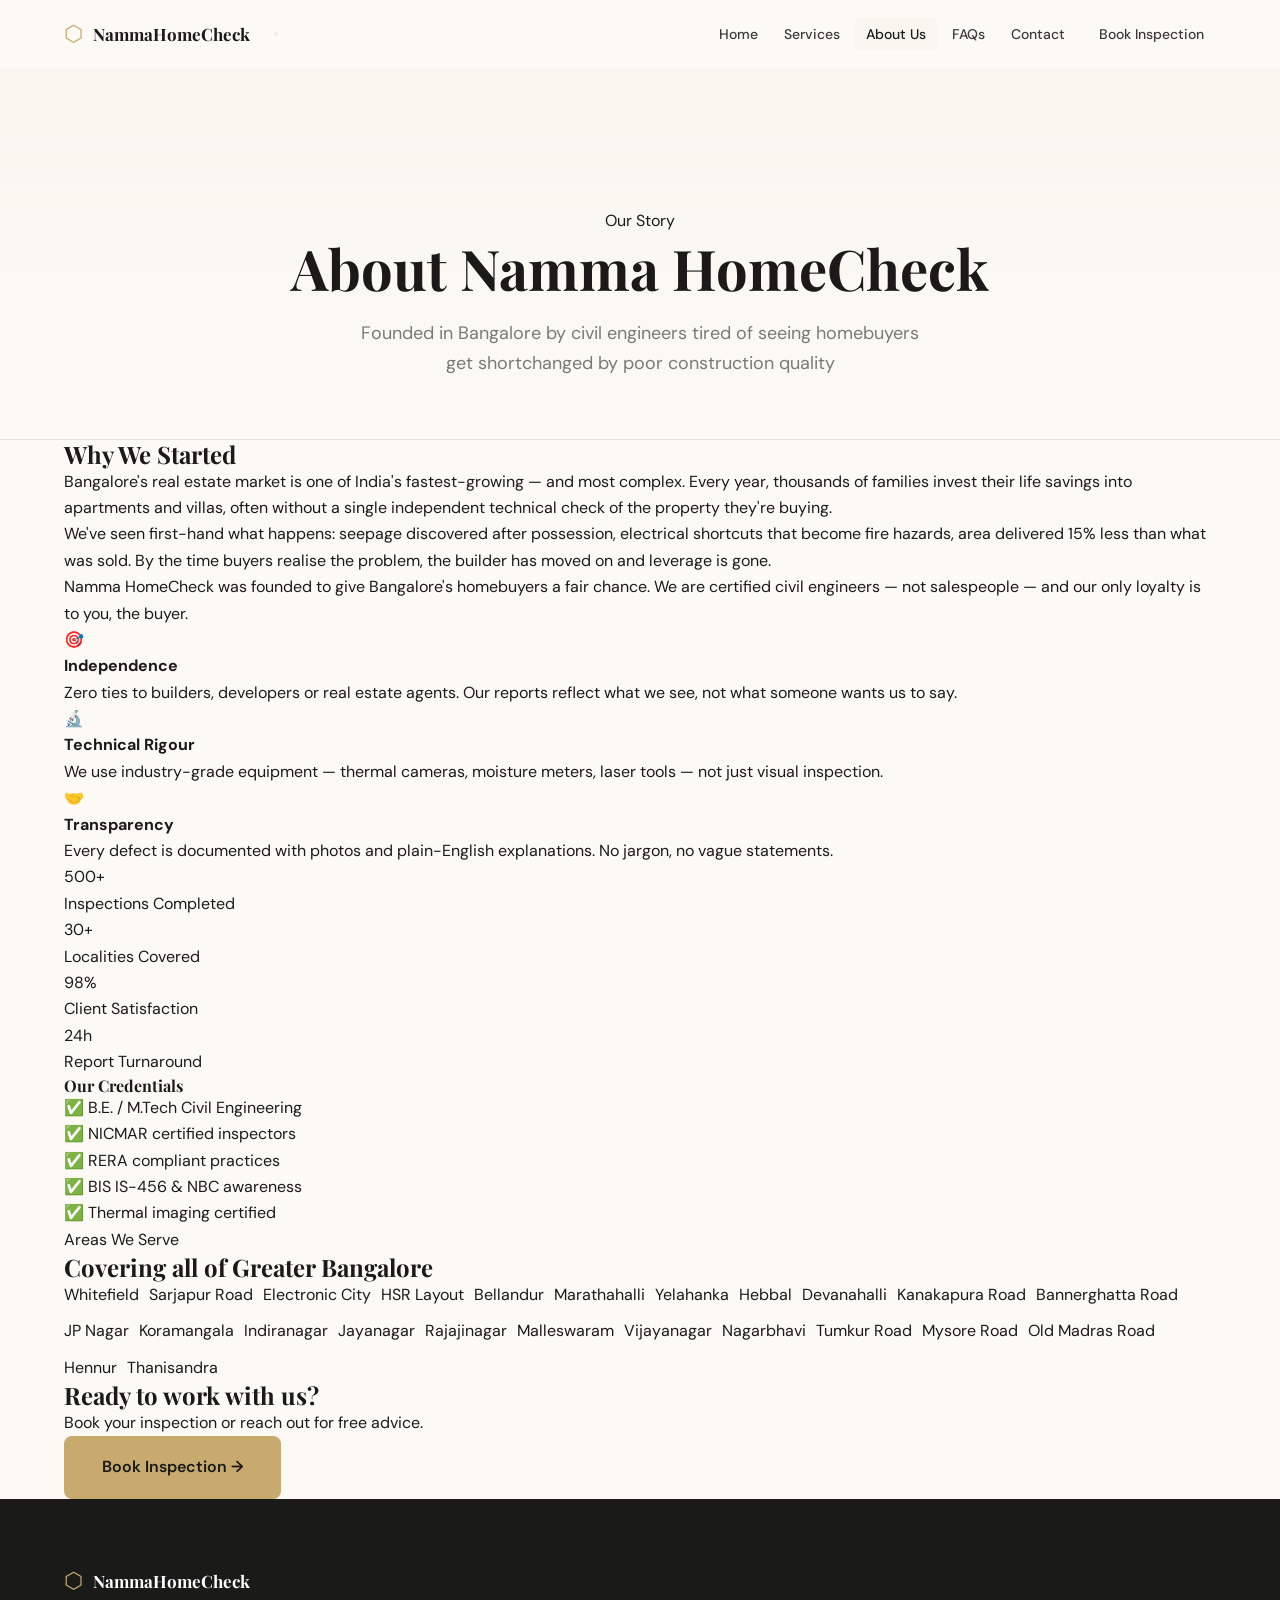
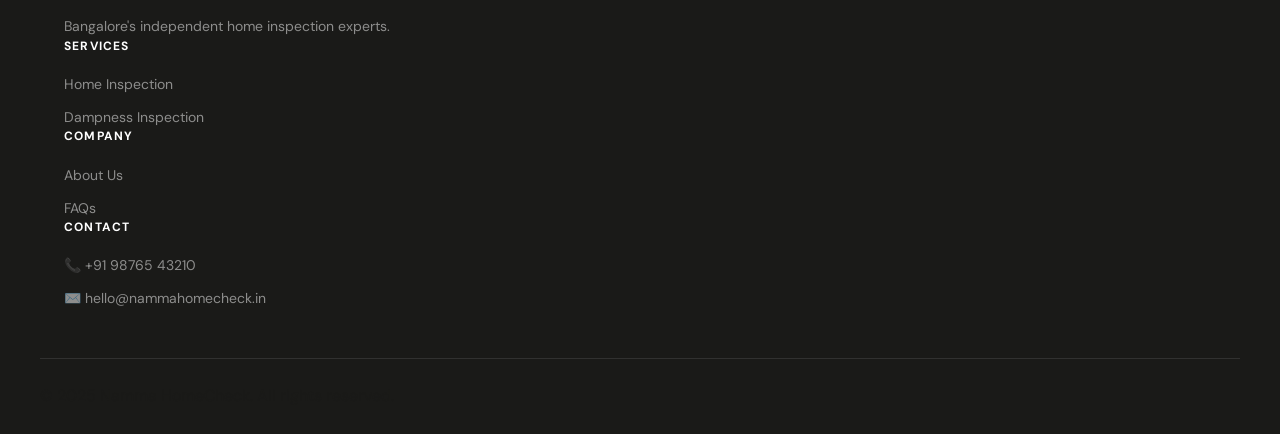
<file: about.html>
<!DOCTYPE html>
<html lang="en">
<head>
  <meta charset="UTF-8"/><meta name="viewport" content="width=device-width, initial-scale=1.0"/>
  <title>About Us – Namma HomeCheck Bangalore</title>
  <link rel="stylesheet" href="css/style.css"/>
  <link href="https://fonts.googleapis.com/css2?family=Playfair+Display:wght@700;900&family=DM+Sans:wght@300;400;500;600&display=swap" rel="stylesheet"/>
</head>
<body>
<header class="nav-wrap" id="navbar"><nav class="nav-inner container">
  <a href="index.html" class="logo"><span class="logo-icon">⬡</span><span class="logo-text">Namma<strong>HomeCheck</strong></span></a>
  <button class="nav-toggle" id="navToggle"><span></span><span></span><span></span></button>
  <ul class="nav-links" id="navLinks">
    <li><a href="index.html">Home</a></li><li><a href="services.html">Services</a></li>
    <li><a href="about.html" class="active">About Us</a></li><li><a href="faq.html">FAQs</a></li>
    <li><a href="contact.html">Contact</a></li><li><a href="book.html" class="nav-cta">Book Inspection</a></li>
  </ul>
</nav></header>

<section class="page-hero"><div class="container">
  <span class="eyebrow">Our Story</span>
  <h1>About Namma HomeCheck</h1>
  <p>Founded in Bangalore by civil engineers tired of seeing homebuyers get shortchanged by poor construction quality</p>
</div></section>

<section class="section"><div class="container about-layout">
  <div class="about-story">
    <h2>Why We Started</h2>
    <p>Bangalore's real estate market is one of India's fastest-growing — and most complex. Every year, thousands of families invest their life savings into apartments and villas, often without a single independent technical check of the property they're buying.</p>
    <p>We've seen first-hand what happens: seepage discovered after possession, electrical shortcuts that become fire hazards, area delivered 15% less than what was sold. By the time buyers realise the problem, the builder has moved on and leverage is gone.</p>
    <p>Namma HomeCheck was founded to give Bangalore's homebuyers a fair chance. We are certified civil engineers — not salespeople — and our only loyalty is to you, the buyer.</p>
    <div class="about-values">
      <div class="value-item"><span class="value-icon">🎯</span><div><strong>Independence</strong><p>Zero ties to builders, developers or real estate agents. Our reports reflect what we see, not what someone wants us to say.</p></div></div>
      <div class="value-item"><span class="value-icon">🔬</span><div><strong>Technical Rigour</strong><p>We use industry-grade equipment — thermal cameras, moisture meters, laser tools — not just visual inspection.</p></div></div>
      <div class="value-item"><span class="value-icon">🤝</span><div><strong>Transparency</strong><p>Every defect is documented with photos and plain-English explanations. No jargon, no vague statements.</p></div></div>
    </div>
  </div>
  <div class="about-stats">
    <div class="stat-box"><div class="stat-num">500+</div><div class="stat-label">Inspections Completed</div></div>
    <div class="stat-box"><div class="stat-num">30+</div><div class="stat-label">Localities Covered</div></div>
    <div class="stat-box"><div class="stat-num">98%</div><div class="stat-label">Client Satisfaction</div></div>
    <div class="stat-box"><div class="stat-num">24h</div><div class="stat-label">Report Turnaround</div></div>
    <div class="cert-box">
      <h4>Our Credentials</h4>
      <ul><li>✅ B.E. / M.Tech Civil Engineering</li><li>✅ NICMAR certified inspectors</li><li>✅ RERA compliant practices</li><li>✅ BIS IS-456 &amp; NBC awareness</li><li>✅ Thermal imaging certified</li></ul>
    </div>
  </div>
</div></section>

<section class="section bg-dark"><div class="container">
  <div class="section-header light"><span class="eyebrow">Areas We Serve</span><h2>Covering all of Greater Bangalore</h2></div>
  <div class="areas-grid">
    <span>Whitefield</span><span>Sarjapur Road</span><span>Electronic City</span><span>HSR Layout</span>
    <span>Bellandur</span><span>Marathahalli</span><span>Yelahanka</span><span>Hebbal</span>
    <span>Devanahalli</span><span>Kanakapura Road</span><span>Bannerghatta Road</span><span>JP Nagar</span>
    <span>Koramangala</span><span>Indiranagar</span><span>Jayanagar</span><span>Rajajinagar</span>
    <span>Malleswaram</span><span>Vijayanagar</span><span>Nagarbhavi</span><span>Tumkur Road</span>
    <span>Mysore Road</span><span>Old Madras Road</span><span>Hennur</span><span>Thanisandra</span>
  </div>
</div></section>

<section class="enquiry-strip"><div class="container enquiry-inner">
  <div class="eq-text"><h2>Ready to work with us?</h2><p>Book your inspection or reach out for free advice.</p></div>
  <a href="book.html" class="btn btn-primary btn-lg">Book Inspection →</a>
</div></section>

<footer class="footer"><div class="container footer-grid">
  <div class="footer-brand"><a href="index.html" class="logo logo-light"><span class="logo-icon">⬡</span><span class="logo-text">Namma<strong>HomeCheck</strong></span></a><p>Bangalore's independent home inspection experts.</p></div>
  <div class="footer-col"><h4>Services</h4><ul><li><a href="services.html#home-inspection">Home Inspection</a></li><li><a href="services.html#dampness">Dampness Inspection</a></li></ul></div>
  <div class="footer-col"><h4>Company</h4><ul><li><a href="about.html">About Us</a></li><li><a href="faq.html">FAQs</a></li></ul></div>
  <div class="footer-col"><h4>Contact</h4><ul><li>📞 +91 98765 43210</li><li>✉️ hello@nammahomecheck.in</li></ul></div>
</div><div class="footer-bottom container"><p>© 2025 Namma HomeCheck. All rights reserved.</p></div></footer>
<script src="js/main.js"></script>
</body></html>
</file>
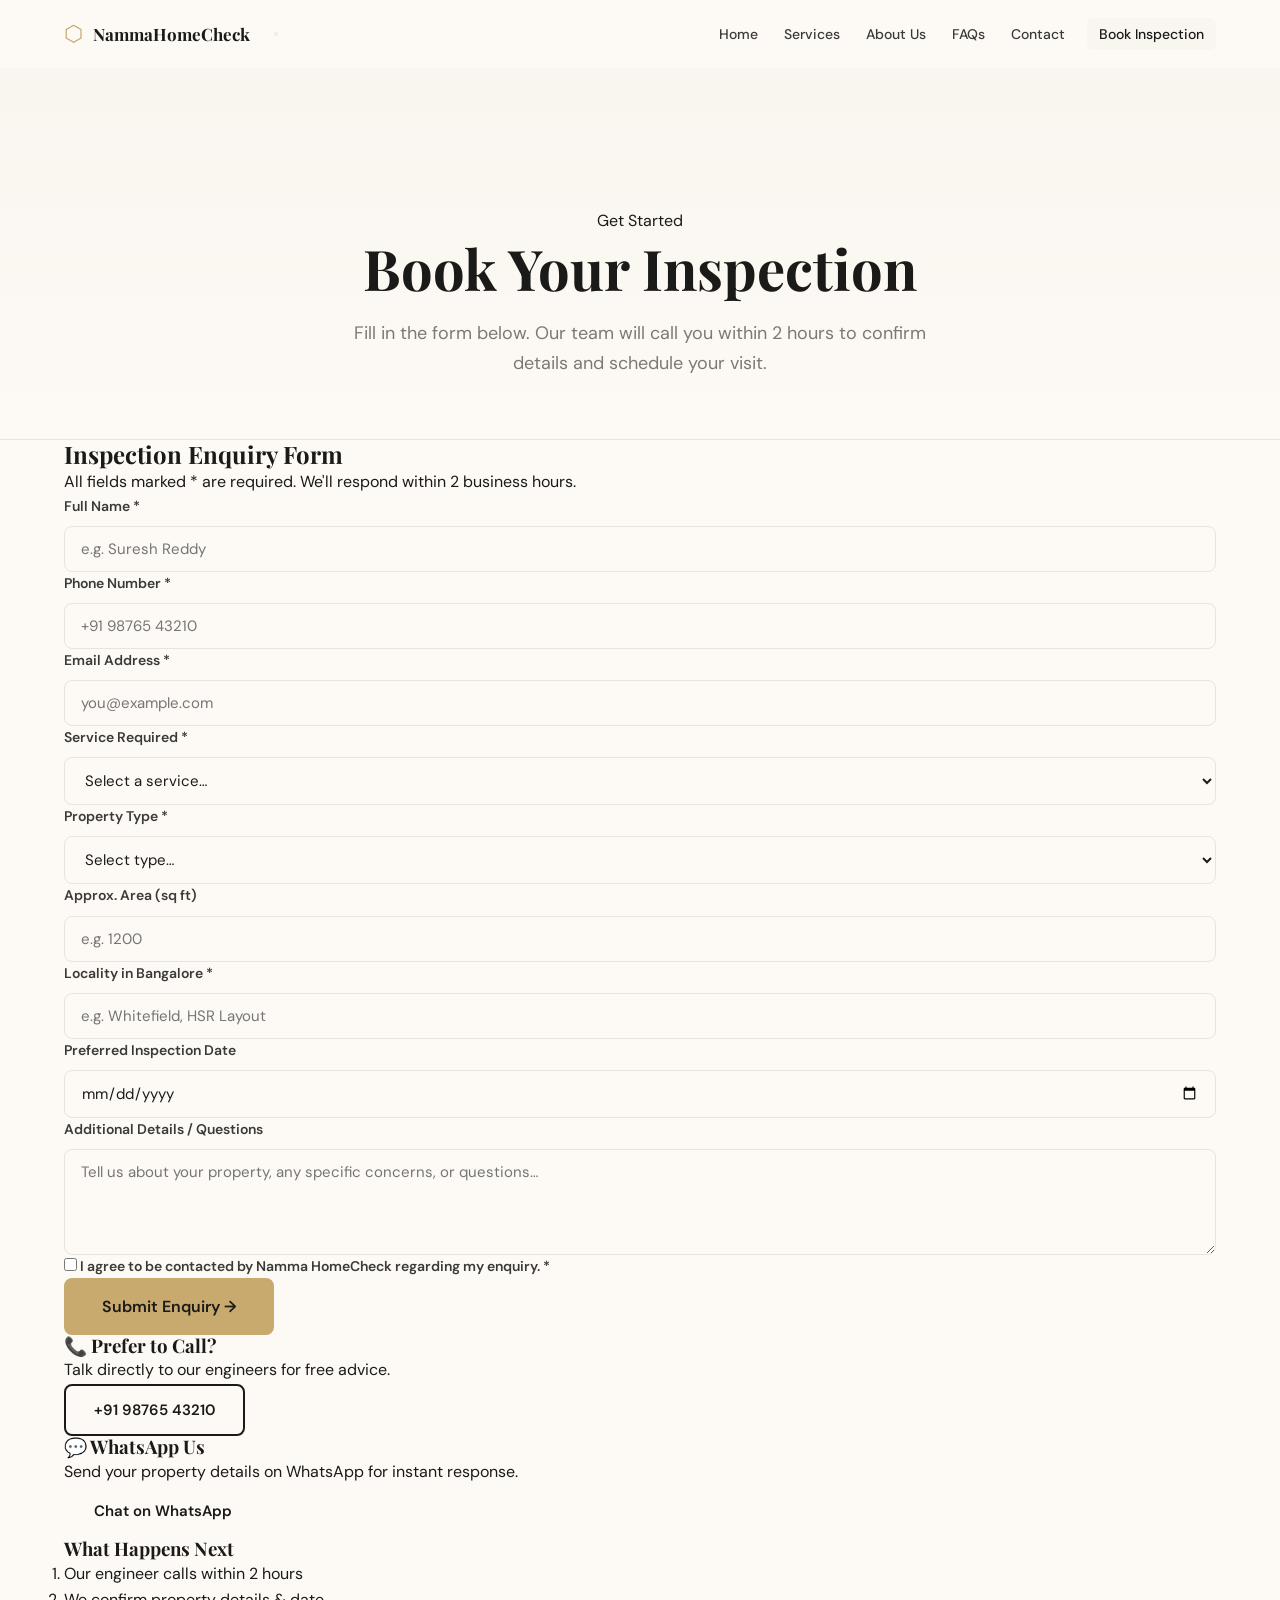
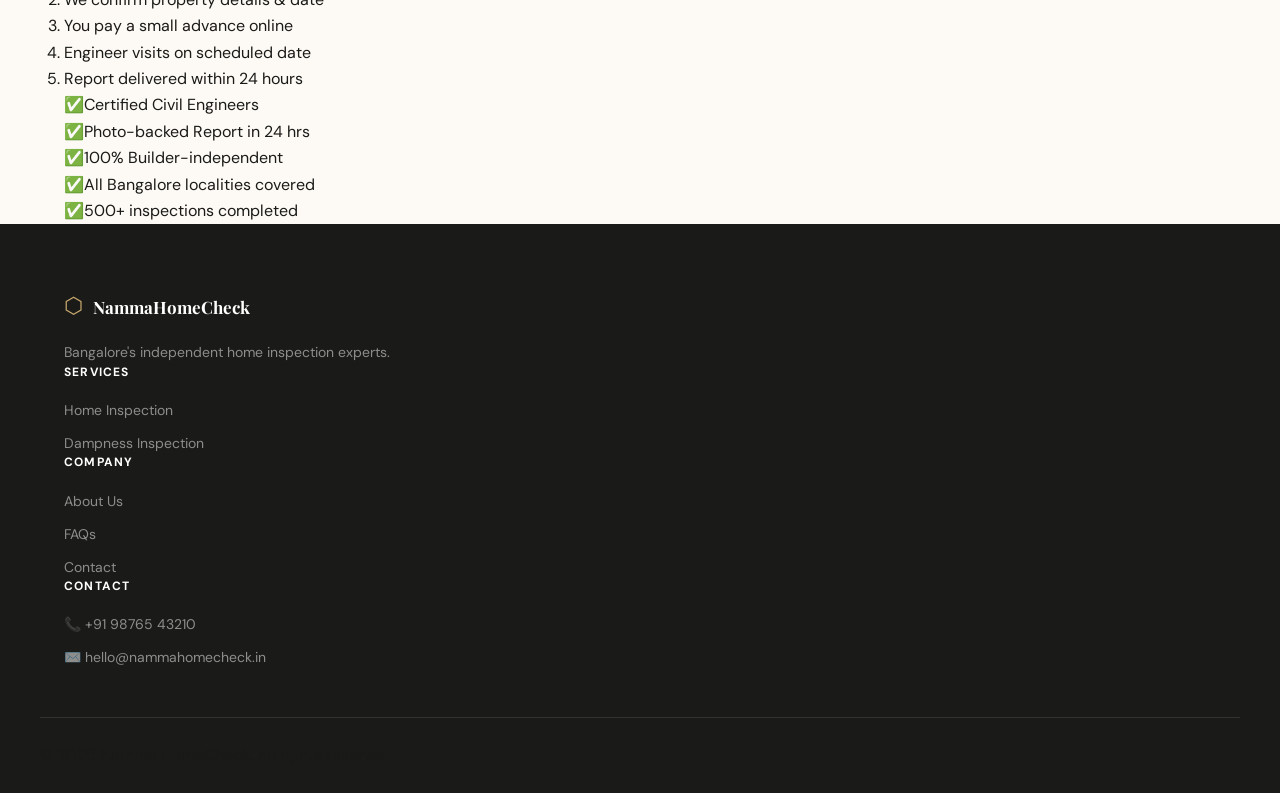
<file: book.html>
<!DOCTYPE html>
<html lang="en">
<head>
  <meta charset="UTF-8"/><meta name="viewport" content="width=device-width, initial-scale=1.0"/>
  <title>Book Inspection – Namma HomeCheck Bangalore</title>
  <link rel="stylesheet" href="css/style.css"/>
  <link href="https://fonts.googleapis.com/css2?family=Playfair+Display:wght@700;900&family=DM+Sans:wght@300;400;500;600&display=swap" rel="stylesheet"/>
</head>
<body>
<header class="nav-wrap" id="navbar"><nav class="nav-inner container">
  <a href="index.html" class="logo"><span class="logo-icon">⬡</span><span class="logo-text">Namma<strong>HomeCheck</strong></span></a>
  <button class="nav-toggle" id="navToggle"><span></span><span></span><span></span></button>
  <ul class="nav-links" id="navLinks">
    <li><a href="index.html">Home</a></li><li><a href="services.html">Services</a></li>
    <li><a href="about.html">About Us</a></li><li><a href="faq.html">FAQs</a></li>
    <li><a href="contact.html">Contact</a></li><li><a href="book.html" class="nav-cta active">Book Inspection</a></li>
  </ul>
</nav></header>

<section class="page-hero"><div class="container">
  <span class="eyebrow">Get Started</span>
  <h1>Book Your Inspection</h1>
  <p>Fill in the form below. Our team will call you within 2 hours to confirm details and schedule your visit.</p>
</div></section>

<section class="section book-section"><div class="container book-layout">
  <div class="book-form-wrap">
    <h2>Inspection Enquiry Form</h2>
    <p class="form-subtext">All fields marked * are required. We'll respond within 2 business hours.</p>
    <form class="book-form" id="bookForm" novalidate>
      <div class="form-row">
        <div class="form-group"><label for="fname">Full Name *</label><input type="text" id="fname" name="fname" placeholder="e.g. Suresh Reddy" required/></div>
        <div class="form-group"><label for="phone">Phone Number *</label><input type="tel" id="phone" name="phone" placeholder="+91 98765 43210" required/></div>
      </div>
      <div class="form-group"><label for="email">Email Address *</label><input type="email" id="email" name="email" placeholder="you@example.com" required/></div>
      <div class="form-row">
        <div class="form-group"><label for="service">Service Required *</label>
          <select id="service" name="service" required>
            <option value="">Select a service…</option>
            <option>Home Inspection</option><option>Re-Inspection</option>
            <option>Dampness Inspection</option><option>Multi-Stage Inspection</option>
            <option>Area Measurement</option><option>Snagging List</option>
            <option>Not Sure – Need Advice</option>
          </select>
        </div>
        <div class="form-group"><label for="property-type">Property Type *</label>
          <select id="property-type" name="property-type" required>
            <option value="">Select type…</option>
            <option>Flat / Apartment</option><option>Villa / Independent House</option>
            <option>Plot</option><option>Commercial</option>
          </select>
        </div>
      </div>
      <div class="form-row">
        <div class="form-group"><label for="area-sqft">Approx. Area (sq ft)</label><input type="number" id="area-sqft" name="area-sqft" placeholder="e.g. 1200"/></div>
        <div class="form-group"><label for="locality">Locality in Bangalore *</label><input type="text" id="locality" name="locality" placeholder="e.g. Whitefield, HSR Layout" required/></div>
      </div>
      <div class="form-group"><label for="possession-date">Preferred Inspection Date</label><input type="date" id="possession-date" name="possession-date"/></div>
      <div class="form-group"><label for="message">Additional Details / Questions</label><textarea id="message" name="message" rows="4" placeholder="Tell us about your property, any specific concerns, or questions…"></textarea></div>
      <div class="form-group checkbox-group">
        <label class="checkbox-label"><input type="checkbox" id="consent" name="consent" required/> I agree to be contacted by Namma HomeCheck regarding my enquiry. *</label>
      </div>
      <button type="submit" class="btn btn-primary btn-lg btn-full">Submit Enquiry →</button>
    </form>
    <div class="form-success" id="formSuccess" style="display:none;">
      <div class="success-icon">✅</div>
      <h3>Enquiry Received!</h3>
      <p>Thank you! Our team will call you within 2 business hours. Check your email for a confirmation.</p>
      <a href="index.html" class="btn btn-outline">Back to Home</a>
    </div>
  </div>
  <div class="book-sidebar">
    <div class="sidebar-card"><h3>📞 Prefer to Call?</h3><p>Talk directly to our engineers for free advice.</p><a href="tel:+919876543210" class="btn btn-outline btn-full">+91 98765 43210</a></div>
    <div class="sidebar-card"><h3>💬 WhatsApp Us</h3><p>Send your property details on WhatsApp for instant response.</p><a href="https://wa.me/919876543210?text=Hi%2C%20I%20want%20to%20book%20a%20home%20inspection%20in%20Bangalore" target="_blank" class="btn btn-whatsapp btn-full">Chat on WhatsApp</a></div>
    <div class="sidebar-card info-card"><h3>What Happens Next</h3>
      <ol class="sidebar-steps">
        <li>Our engineer calls within 2 hours</li>
        <li>We confirm property details &amp; date</li>
        <li>You pay a small advance online</li>
        <li>Engineer visits on scheduled date</li>
        <li>Report delivered within 24 hours</li>
      </ol>
    </div>
    <div class="sidebar-card trust-card">
      <div class="trust-row"><span class="trust-icon">✅</span><span>Certified Civil Engineers</span></div>
      <div class="trust-row"><span class="trust-icon">✅</span><span>Photo-backed Report in 24 hrs</span></div>
      <div class="trust-row"><span class="trust-icon">✅</span><span>100% Builder-independent</span></div>
      <div class="trust-row"><span class="trust-icon">✅</span><span>All Bangalore localities covered</span></div>
      <div class="trust-row"><span class="trust-icon">✅</span><span>500+ inspections completed</span></div>
    </div>
  </div>
</div></section>

<footer class="footer"><div class="container footer-grid">
  <div class="footer-brand"><a href="index.html" class="logo logo-light"><span class="logo-icon">⬡</span><span class="logo-text">Namma<strong>HomeCheck</strong></span></a><p>Bangalore's independent home inspection experts.</p></div>
  <div class="footer-col"><h4>Services</h4><ul><li><a href="services.html#home-inspection">Home Inspection</a></li><li><a href="services.html#dampness">Dampness Inspection</a></li></ul></div>
  <div class="footer-col"><h4>Company</h4><ul><li><a href="about.html">About Us</a></li><li><a href="faq.html">FAQs</a></li><li><a href="contact.html">Contact</a></li></ul></div>
  <div class="footer-col"><h4>Contact</h4><ul><li>📞 +91 98765 43210</li><li>✉️ hello@nammahomecheck.in</li></ul></div>
</div><div class="footer-bottom container"><p>© 2025 Namma HomeCheck. All rights reserved.</p></div></footer>
<script src="js/main.js"></script>
</body></html>
</file>
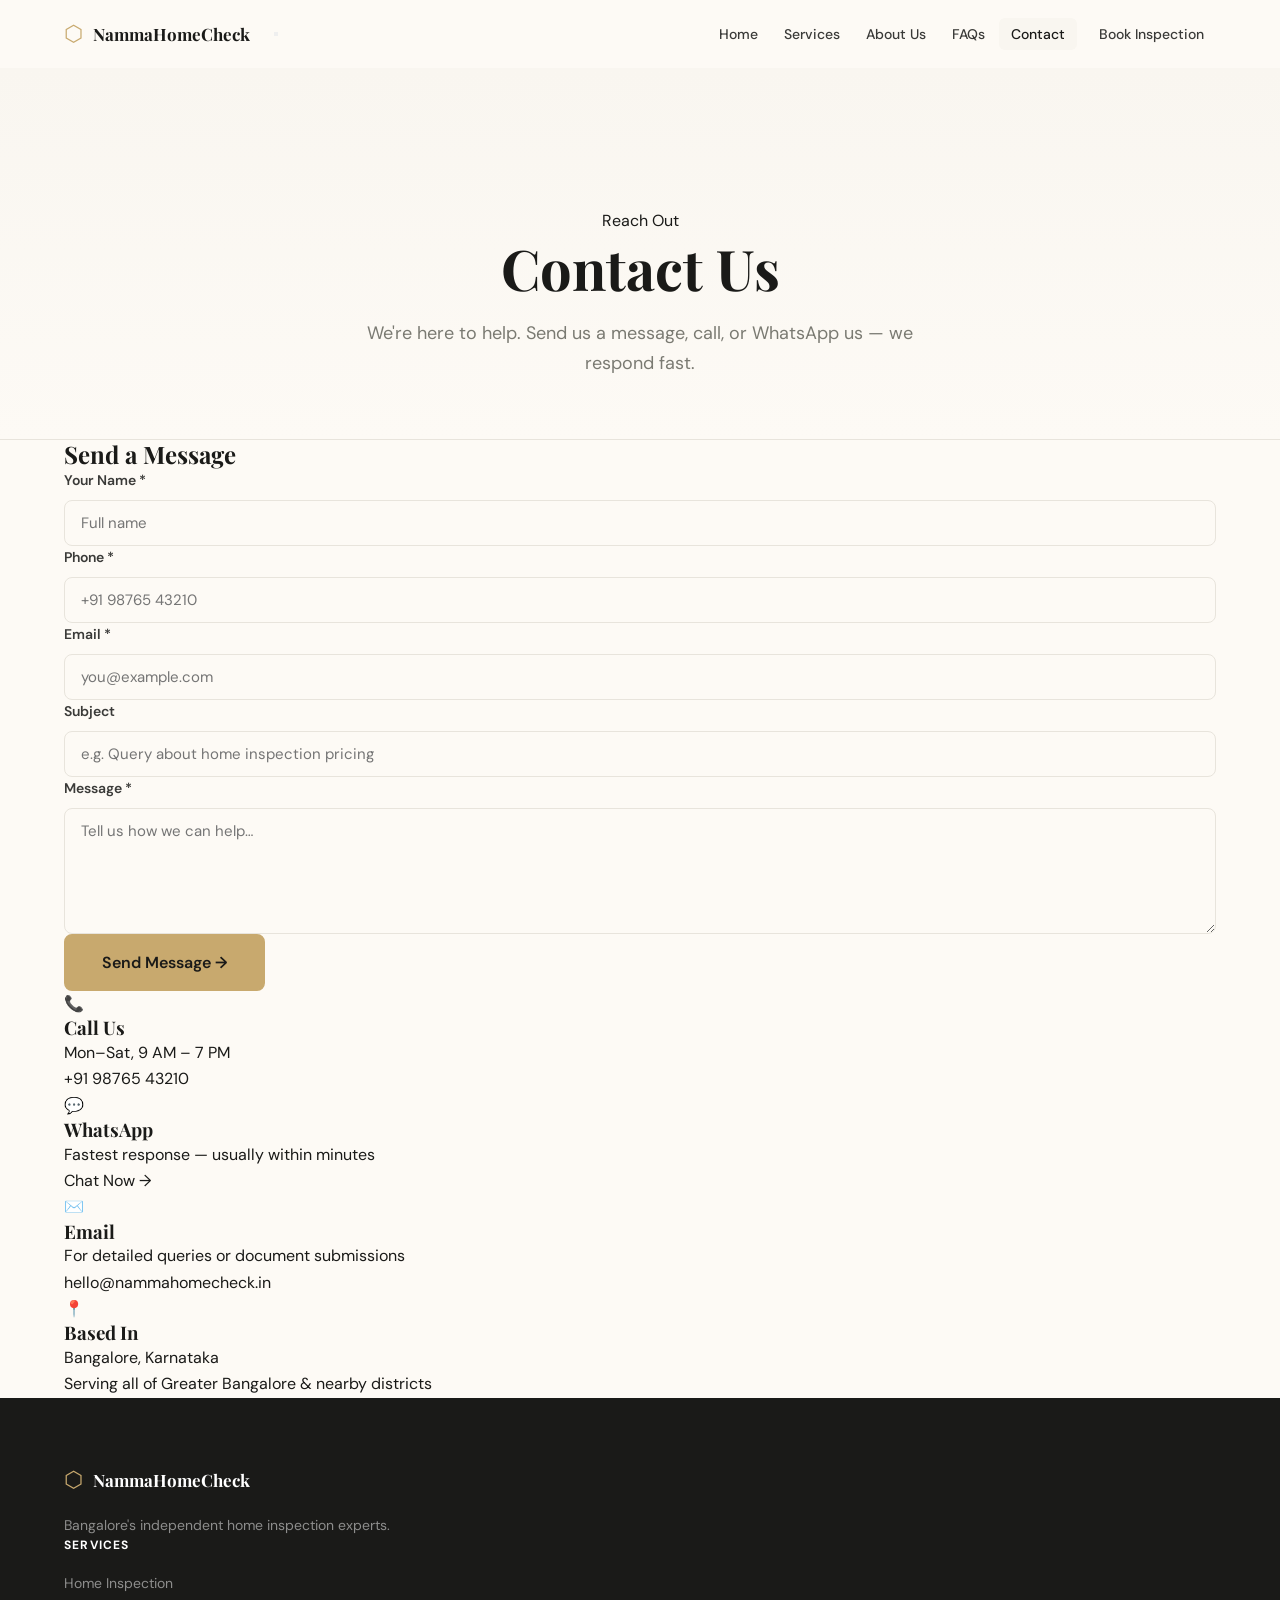
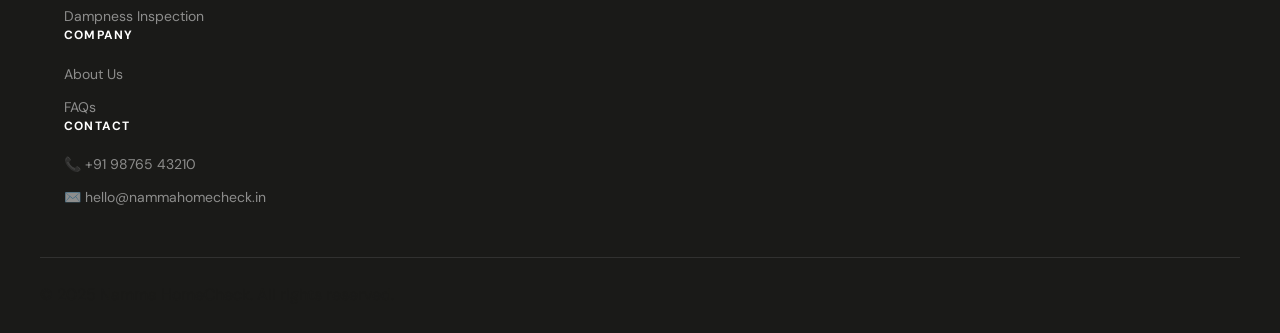
<file: contact.html>
<!DOCTYPE html>
<html lang="en">
<head>
  <meta charset="UTF-8"/><meta name="viewport" content="width=device-width, initial-scale=1.0"/>
  <title>Contact Us – Namma HomeCheck Bangalore</title>
  <link rel="stylesheet" href="css/style.css"/>
  <link href="https://fonts.googleapis.com/css2?family=Playfair+Display:wght@700;900&family=DM+Sans:wght@300;400;500;600&display=swap" rel="stylesheet"/>
</head>
<body>
<header class="nav-wrap" id="navbar"><nav class="nav-inner container">
  <a href="index.html" class="logo"><span class="logo-icon">⬡</span><span class="logo-text">Namma<strong>HomeCheck</strong></span></a>
  <button class="nav-toggle" id="navToggle"><span></span><span></span><span></span></button>
  <ul class="nav-links" id="navLinks">
    <li><a href="index.html">Home</a></li><li><a href="services.html">Services</a></li>
    <li><a href="about.html">About Us</a></li><li><a href="faq.html">FAQs</a></li>
    <li><a href="contact.html" class="active">Contact</a></li><li><a href="book.html" class="nav-cta">Book Inspection</a></li>
  </ul>
</nav></header>

<section class="page-hero"><div class="container">
  <span class="eyebrow">Reach Out</span>
  <h1>Contact Us</h1>
  <p>We're here to help. Send us a message, call, or WhatsApp us — we respond fast.</p>
</div></section>

<section class="section"><div class="container contact-layout">
  <div class="contact-form-wrap">
    <h2>Send a Message</h2>
    <form class="book-form" id="contactForm" novalidate>
      <div class="form-row">
        <div class="form-group"><label for="cname">Your Name *</label><input type="text" id="cname" name="cname" placeholder="Full name" required/></div>
        <div class="form-group"><label for="cphone">Phone *</label><input type="tel" id="cphone" name="cphone" placeholder="+91 98765 43210" required/></div>
      </div>
      <div class="form-group"><label for="cemail">Email *</label><input type="email" id="cemail" name="cemail" placeholder="you@example.com" required/></div>
      <div class="form-group"><label for="csubject">Subject</label><input type="text" id="csubject" name="csubject" placeholder="e.g. Query about home inspection pricing"/></div>
      <div class="form-group"><label for="cmessage">Message *</label><textarea id="cmessage" name="cmessage" rows="5" placeholder="Tell us how we can help…" required></textarea></div>
      <button type="submit" class="btn btn-primary btn-lg btn-full">Send Message →</button>
    </form>
    <div class="form-success" id="contactSuccess" style="display:none;">
      <div class="success-icon">✅</div>
      <h3>Message Sent!</h3>
      <p>We'll get back to you within 2 business hours.</p>
      <a href="index.html" class="btn btn-outline">Back to Home</a>
    </div>
  </div>
  <div class="contact-info">
    <div class="contact-card"><div class="contact-icon">📞</div><h3>Call Us</h3><p>Mon–Sat, 9 AM – 7 PM</p><a href="tel:+919876543210" class="contact-link">+91 98765 43210</a></div>
    <div class="contact-card"><div class="contact-icon">💬</div><h3>WhatsApp</h3><p>Fastest response — usually within minutes</p><a href="https://wa.me/919876543210" target="_blank" class="contact-link">Chat Now →</a></div>
    <div class="contact-card"><div class="contact-icon">✉️</div><h3>Email</h3><p>For detailed queries or document submissions</p><a href="mailto:hello@nammahomecheck.in" class="contact-link">hello@nammahomecheck.in</a></div>
    <div class="contact-card"><div class="contact-icon">📍</div><h3>Based In</h3><p>Bangalore, Karnataka<br/>Serving all of Greater Bangalore &amp; nearby districts</p></div>
  </div>
</div></section>

<footer class="footer"><div class="container footer-grid">
  <div class="footer-brand"><a href="index.html" class="logo logo-light"><span class="logo-icon">⬡</span><span class="logo-text">Namma<strong>HomeCheck</strong></span></a><p>Bangalore's independent home inspection experts.</p></div>
  <div class="footer-col"><h4>Services</h4><ul><li><a href="services.html#home-inspection">Home Inspection</a></li><li><a href="services.html#dampness">Dampness Inspection</a></li></ul></div>
  <div class="footer-col"><h4>Company</h4><ul><li><a href="about.html">About Us</a></li><li><a href="faq.html">FAQs</a></li></ul></div>
  <div class="footer-col"><h4>Contact</h4><ul><li>📞 +91 98765 43210</li><li>✉️ hello@nammahomecheck.in</li></ul></div>
</div><div class="footer-bottom container"><p>© 2025 Namma HomeCheck. All rights reserved.</p></div></footer>
<script src="js/main.js"></script>
</body></html>
</file>
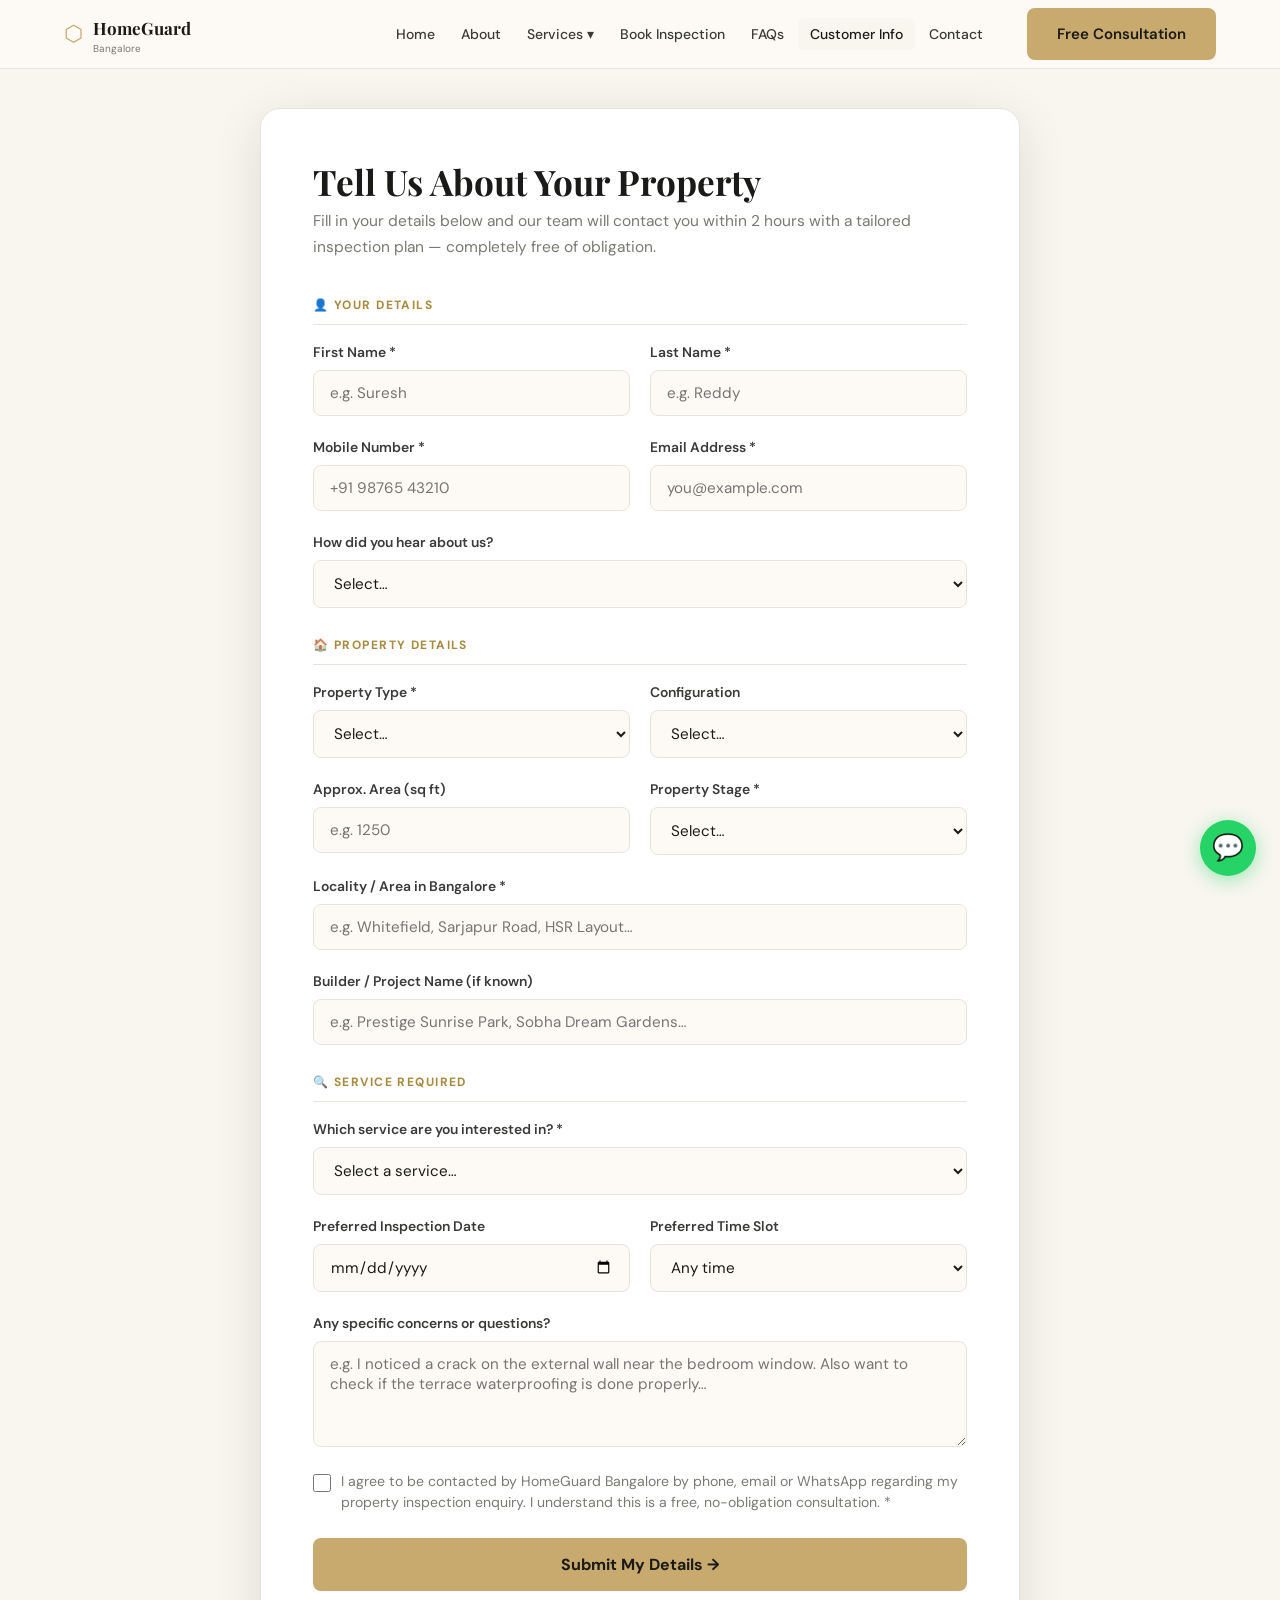
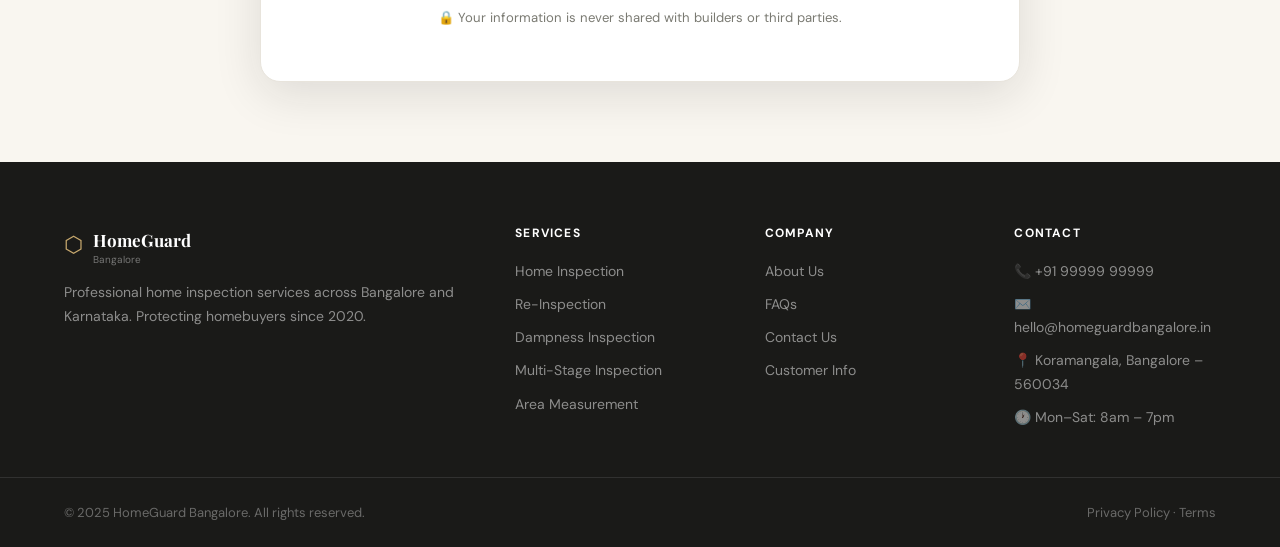
<file: customer-info.html>
<!DOCTYPE html>
<html lang="en">
<head>
  <meta charset="UTF-8"/>
  <meta name="viewport" content="width=device-width, initial-scale=1.0"/>
  <title>Customer Information – HomeGuard Bangalore</title>
  <meta name="description" content="Share your property details with HomeGuard Bangalore. Our team will get in touch within 2 hours with a customised inspection plan."/>
  <link rel="stylesheet" href="css/style.css"/>
  <link rel="preconnect" href="https://fonts.googleapis.com"/>
  <link href="https://fonts.googleapis.com/css2?family=Playfair+Display:wght@400;700;900&family=DM+Sans:ital,wght@0,300;0,400;0,500;0,600;1,400&display=swap" rel="stylesheet"/>
</head>
<body>

<!-- NAV -->
<nav class="navbar" id="navbar">
  <div class="nav-inner">
    <a href="index.html" class="logo">
      <span class="logo-icon">⬡</span>
      <span class="logo-text">HomeGuard<span class="logo-sub">Bangalore</span></span>
    </a>
    <ul class="nav-links" id="navLinks">
      <li><a href="index.html">Home</a></li>
      <li><a href="pages/about.html">About</a></li>
      <li class="has-dropdown">
        <a href="pages/services.html">Services ▾</a>
        <ul class="dropdown">
          <li><a href="pages/services.html#home-inspection">Home Inspection</a></li>
          <li><a href="pages/services.html#reinspection">Re-Inspection</a></li>
          <li><a href="pages/services.html#dampness">Dampness Inspection</a></li>
          <li><a href="pages/services.html#multistage">Multi-Stage Inspection</a></li>
          <li><a href="pages/services.html#area-measurement">Area Measurement</a></li>
        </ul>
      </li>
      <li><a href="pages/enquire.html">Book Inspection</a></li>
      <li><a href="pages/faq.html">FAQs</a></li>
      <li><a href="customer-info.html" class="active">Customer Info</a></li>
      <li><a href="pages/contact.html">Contact</a></li>
    </ul>
    <a href="pages/enquire.html" class="btn btn-primary nav-cta">Free Consultation</a>
    <button class="hamburger" id="hamburger" aria-label="Menu">
      <span></span><span></span><span></span>
    </button>
  </div>
</nav>

<!-- MAIN FORM -->
<div class="customer-page-wrap">
  <div class="container">

    <!-- Form Card -->
    <div class="customer-form-card" id="customerFormCard">
      <h1>Tell Us About Your Property</h1>
      <p class="form-intro">Fill in your details below and our team will contact you within 2 hours with a tailored inspection plan — completely free of obligation.</p>

      <form id="customerInfoForm" novalidate>

        <!-- Personal Details -->
        <div class="cfield-section-label">👤 Your Details</div>
        <div class="cfield-group">
          <div class="cfield">
            <label for="ci-fname">First Name *</label>
            <input type="text" id="ci-fname" name="fname" placeholder="e.g. Suresh" required/>
          </div>
          <div class="cfield">
            <label for="ci-lname">Last Name *</label>
            <input type="text" id="ci-lname" name="lname" placeholder="e.g. Reddy" required/>
          </div>
          <div class="cfield">
            <label for="ci-phone">Mobile Number *</label>
            <input type="tel" id="ci-phone" name="phone" placeholder="+91 98765 43210" required/>
          </div>
          <div class="cfield">
            <label for="ci-email">Email Address *</label>
            <input type="email" id="ci-email" name="email" placeholder="you@example.com" required/>
          </div>
          <div class="cfield full">
            <label for="ci-how">How did you hear about us?</label>
            <select id="ci-how" name="how">
              <option value="">Select…</option>
              <option>Google Search</option>
              <option>Facebook / Instagram</option>
              <option>Friend or Family Referral</option>
              <option>Builder / Agent Referral</option>
              <option>WhatsApp</option>
              <option>Other</option>
            </select>
          </div>
        </div>

        <!-- Property Details -->
        <div class="cfield-section-label">🏠 Property Details</div>
        <div class="cfield-group">
          <div class="cfield">
            <label for="ci-ptype">Property Type *</label>
            <select id="ci-ptype" name="ptype" required>
              <option value="">Select…</option>
              <option>Flat / Apartment</option>
              <option>Villa / Independent House</option>
              <option>Row House</option>
              <option>Plot</option>
              <option>Commercial Space</option>
            </select>
          </div>
          <div class="cfield">
            <label for="ci-config">Configuration</label>
            <select id="ci-config" name="config">
              <option value="">Select…</option>
              <option>1 BHK</option>
              <option>2 BHK</option>
              <option>2.5 BHK</option>
              <option>3 BHK</option>
              <option>3.5 BHK</option>
              <option>4 BHK</option>
              <option>4+ BHK / Duplex</option>
              <option>Villa / Independent</option>
            </select>
          </div>
          <div class="cfield">
            <label for="ci-area">Approx. Area (sq ft)</label>
            <input type="number" id="ci-area" name="area" placeholder="e.g. 1250" min="100"/>
          </div>
          <div class="cfield">
            <label for="ci-stage">Property Stage *</label>
            <select id="ci-stage" name="stage" required>
              <option value="">Select…</option>
              <option>Ready to Move (Completed)</option>
              <option>Under Construction</option>
              <option>Recently Purchased (Post Move-In)</option>
            </select>
          </div>
          <div class="cfield full">
            <label for="ci-locality">Locality / Area in Bangalore *</label>
            <input type="text" id="ci-locality" name="locality" placeholder="e.g. Whitefield, Sarjapur Road, HSR Layout…" required/>
          </div>
          <div class="cfield full">
            <label for="ci-builder">Builder / Project Name (if known)</label>
            <input type="text" id="ci-builder" name="builder" placeholder="e.g. Prestige Sunrise Park, Sobha Dream Gardens…"/>
          </div>
        </div>

        <!-- Service Needed -->
        <div class="cfield-section-label">🔍 Service Required</div>
        <div class="cfield-group">
          <div class="cfield full">
            <label for="ci-service">Which service are you interested in? *</label>
            <select id="ci-service" name="service" required>
              <option value="">Select a service…</option>
              <option>Home Inspection (pre-possession)</option>
              <option>Re-Inspection (after builder fixes)</option>
              <option>Dampness &amp; Seepage Inspection</option>
              <option>Multi-Stage Construction Inspection</option>
              <option>Area Measurement (carpet vs built-up)</option>
              <option>Snagging List</option>
              <option>Not Sure – Need Advice</option>
            </select>
          </div>
          <div class="cfield">
            <label for="ci-date">Preferred Inspection Date</label>
            <input type="date" id="ci-date" name="date"/>
          </div>
          <div class="cfield">
            <label for="ci-time">Preferred Time Slot</label>
            <select id="ci-time" name="time">
              <option value="">Any time</option>
              <option>Morning (9am – 12pm)</option>
              <option>Afternoon (12pm – 3pm)</option>
              <option>Evening (3pm – 6pm)</option>
            </select>
          </div>
          <div class="cfield full">
            <label for="ci-notes">Any specific concerns or questions?</label>
            <textarea id="ci-notes" name="notes" rows="4" placeholder="e.g. I noticed a crack on the external wall near the bedroom window. Also want to check if the terrace waterproofing is done properly…"></textarea>
          </div>
        </div>

        <div class="consent-row">
          <input type="checkbox" id="ci-consent" name="consent" required/>
          <label for="ci-consent">I agree to be contacted by HomeGuard Bangalore by phone, email or WhatsApp regarding my property inspection enquiry. I understand this is a free, no-obligation consultation. *</label>
        </div>

        <!-- Network error message (shown only if fetch fails) -->
        <div class="form-error-box" id="formErrorBox">
          <strong>⚠️ Submission failed</strong>
          It looks like there was a network issue. Please check your internet connection and try again, or call us directly at +91 99999 99999.
        </div>

        <button type="submit" class="customer-submit-btn">
          Submit My Details &rarr;
        </button>

        <p style="text-align:center; margin-top:16px; font-size:0.82rem; color:var(--muted);">
          🔒 Your information is never shared with builders or third parties.
        </p>

      </form>
    </div><!-- /form card -->

    <!-- Success State -->
    <div class="customer-success" id="customerSuccess">
      <div class="tick">✅</div>
      <h2>Thank You!</h2>
      <p>We've received your details. Our engineer will call you within 2 hours to discuss your inspection and answer any questions — completely free.</p>
      <div style="display:flex; gap:12px; justify-content:center; flex-wrap:wrap; margin-top:8px;">
        <a href="index.html" class="btn btn-outline">Back to Home</a>
        <a href="https://wa.me/919999999999?text=Hi%2C%20I%20just%20submitted%20my%20details%20on%20your%20website" target="_blank" class="btn btn-primary">💬 WhatsApp Us Now</a>
      </div>
    </div>

  </div><!-- /container -->
</div>

<!-- WhatsApp Float -->
<a href="https://wa.me/919999999999?text=Hi%2C%20I'm%20interested%20in%20a%20home%20inspection%20in%20Bangalore" 
   class="whatsapp-float" target="_blank" title="Chat on WhatsApp" aria-label="WhatsApp">
  💬
</a>

<!-- FOOTER -->
<footer class="footer">
  <div class="container footer-inner">
    <div class="footer-brand">
      <div class="logo">
        <span class="logo-icon">⬡</span>
        <span class="logo-text">HomeGuard<span class="logo-sub">Bangalore</span></span>
      </div>
      <p>Professional home inspection services across Bangalore and Karnataka. Protecting homebuyers since 2020.</p>
    </div>
    <div class="footer-col">
      <h4>Services</h4>
      <ul>
        <li><a href="pages/services.html#home-inspection">Home Inspection</a></li>
        <li><a href="pages/services.html#reinspection">Re-Inspection</a></li>
        <li><a href="pages/services.html#dampness">Dampness Inspection</a></li>
        <li><a href="pages/services.html#multistage">Multi-Stage Inspection</a></li>
        <li><a href="pages/services.html#area-measurement">Area Measurement</a></li>
      </ul>
    </div>
    <div class="footer-col">
      <h4>Company</h4>
      <ul>
        <li><a href="pages/about.html">About Us</a></li>
        <li><a href="pages/faq.html">FAQs</a></li>
        <li><a href="pages/contact.html">Contact Us</a></li>
        <li><a href="customer-info.html">Customer Info</a></li>
      </ul>
    </div>
    <div class="footer-col">
      <h4>Contact</h4>
      <ul>
        <li>📞 +91 99999 99999</li>
        <li>✉️ hello@homeguardbangalore.in</li>
        <li>📍 Koramangala, Bangalore – 560034</li>
        <li>🕐 Mon–Sat: 8am – 7pm</li>
      </ul>
    </div>
  </div>
  <div class="footer-bottom">
    <div class="container footer-bottom-inner">
      <span>© 2025 HomeGuard Bangalore. All rights reserved.</span>
      <span><a href="#">Privacy Policy</a> · <a href="#">Terms</a></span>
    </div>
  </div>
</footer>

<script src="js/main.js"></script>
</body>
</html>
</file>
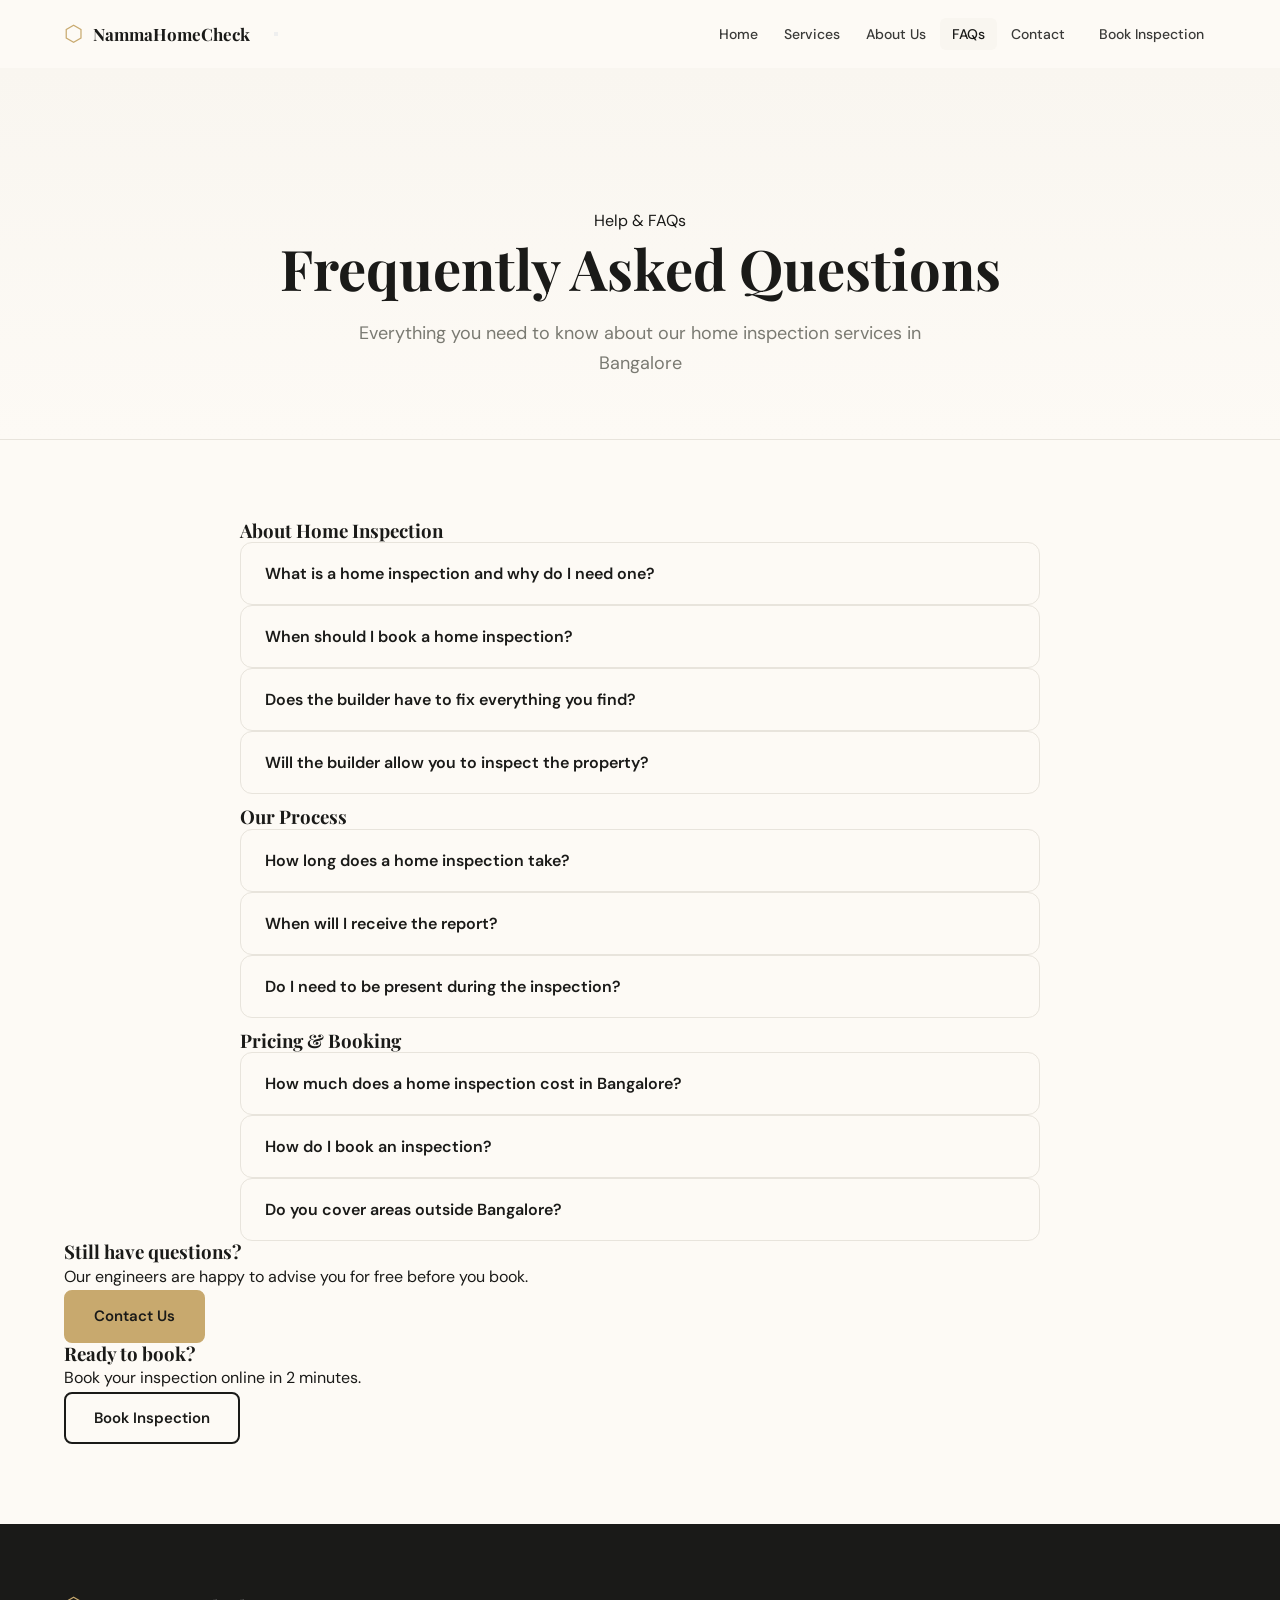
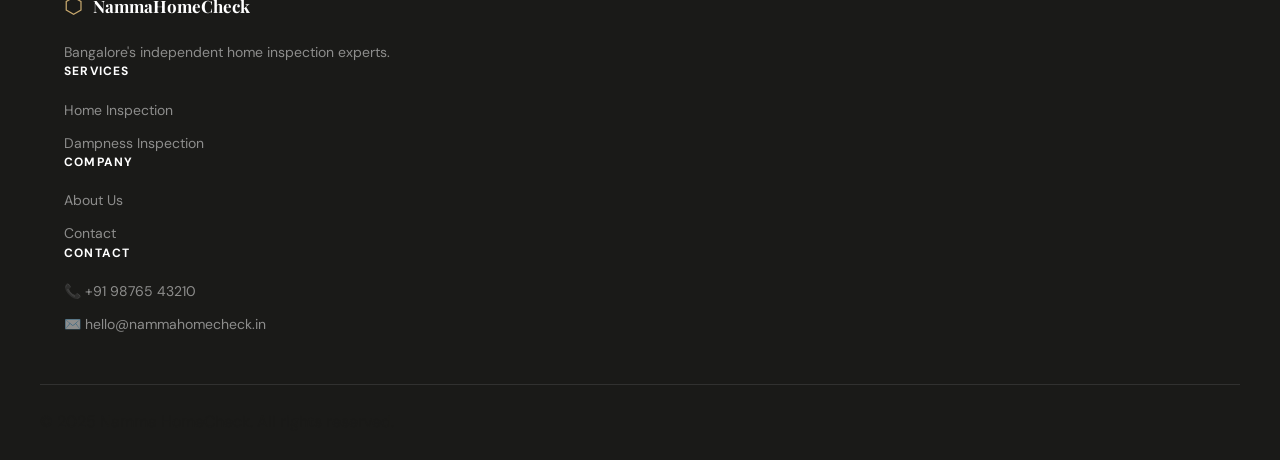
<file: faq.html>
<!DOCTYPE html>
<html lang="en">
<head>
  <meta charset="UTF-8"/><meta name="viewport" content="width=device-width, initial-scale=1.0"/>
  <title>FAQs – Namma HomeCheck Bangalore</title>
  <link rel="stylesheet" href="css/style.css"/>
  <link href="https://fonts.googleapis.com/css2?family=Playfair+Display:wght@700;900&family=DM+Sans:wght@300;400;500;600&display=swap" rel="stylesheet"/>
</head>
<body>
<header class="nav-wrap" id="navbar"><nav class="nav-inner container">
  <a href="index.html" class="logo"><span class="logo-icon">⬡</span><span class="logo-text">Namma<strong>HomeCheck</strong></span></a>
  <button class="nav-toggle" id="navToggle"><span></span><span></span><span></span></button>
  <ul class="nav-links" id="navLinks">
    <li><a href="index.html">Home</a></li><li><a href="services.html">Services</a></li>
    <li><a href="about.html">About Us</a></li><li><a href="faq.html" class="active">FAQs</a></li>
    <li><a href="contact.html">Contact</a></li><li><a href="book.html" class="nav-cta">Book Inspection</a></li>
  </ul>
</nav></header>

<section class="page-hero"><div class="container">
  <span class="eyebrow">Help &amp; FAQs</span>
  <h1>Frequently Asked Questions</h1>
  <p>Everything you need to know about our home inspection services in Bangalore</p>
</div></section>

<section class="section faq-section"><div class="container faq-layout">
  <div class="faq-list">
    <div class="faq-category"><h3>About Home Inspection</h3>
      <div class="faq-item"><button class="faq-q">What is a home inspection and why do I need one?</button><div class="faq-a"><p>A home inspection is a thorough technical assessment of your property carried out by a certified civil engineer. It covers structural integrity, plumbing, electrical systems, finishing quality, dampness and more. In Bangalore, where construction quality varies widely, an inspection helps you identify defects before you take possession — when you still have leverage to get them fixed by the builder.</p></div></div>
      <div class="faq-item"><button class="faq-q">When should I book a home inspection?</button><div class="faq-a"><p>Ideally, book an inspection <strong>before the final possession</strong> — at least 2–3 weeks before your possession date. This gives you time to compile a defect list and present it to the builder before the final payment. For under-construction properties, stage inspections should happen throughout the build.</p></div></div>
      <div class="faq-item"><button class="faq-q">Does the builder have to fix everything you find?</button><div class="faq-a"><p>Under RERA Karnataka, builders are liable for structural defects for 5 years post-possession and are required to deliver the property as per agreement. Our detailed, photo-backed report becomes evidence you can use to demand rectification. Most builders comply when presented with a professional technical report.</p></div></div>
      <div class="faq-item"><button class="faq-q">Will the builder allow you to inspect the property?</button><div class="faq-a"><p>Yes — as the buyer, you have every right to bring a technical expert for a pre-possession inspection. Builders in Bangalore are generally cooperative. We have conducted hundreds of inspections across Bangalore without access issues.</p></div></div>
    </div>
    <div class="faq-category"><h3>Our Process</h3>
      <div class="faq-item"><button class="faq-q">How long does a home inspection take?</button><div class="faq-a"><p>A standard 2BHK flat inspection takes approximately <strong>2–3 hours</strong>. A 3BHK or villa may take 3–4 hours. We never rush — thoroughness is our priority.</p></div></div>
      <div class="faq-item"><button class="faq-q">When will I receive the report?</button><div class="faq-a"><p>You will receive a comprehensive PDF report via email <strong>within 24 hours</strong> of the inspection. The report includes photos, defect descriptions, location mapping and recommendations. We also provide a WhatsApp-ready summary for ease of sharing with your builder.</p></div></div>
      <div class="faq-item"><button class="faq-q">Do I need to be present during the inspection?</button><div class="faq-a"><p>We recommend you or a trusted representative be present — it helps you understand the findings in real-time. However, if you can't attend, we conduct the inspection with your authorization and document everything thoroughly in the report.</p></div></div>
    </div>
    <div class="faq-category"><h3>Pricing &amp; Booking</h3>
      <div class="faq-item"><button class="faq-q">How much does a home inspection cost in Bangalore?</button><div class="faq-a"><p>Our pricing depends on property type, size and service. We offer transparent, upfront pricing with no hidden fees. Contact us for a tailored quote — inspection fees typically range from ₹3,000 to ₹10,000 depending on scope. This investment often helps buyers recover 10x in builder negotiations.</p></div></div>
      <div class="faq-item"><button class="faq-q">How do I book an inspection?</button><div class="faq-a"><p>You can book via: (1) our <a href="book.html">online booking form</a>, (2) calling us at +91 98765 43210, or (3) WhatsApp. Once we receive your enquiry, our engineer calls you within 2 hours to confirm details and schedule the visit.</p></div></div>
      <div class="faq-item"><button class="faq-q">Do you cover areas outside Bangalore?</button><div class="faq-a"><p>We cover all of Greater Bangalore including Devanahalli, Tumkur Road, Anekal, Attibele and surrounding areas. We also serve select locations in Karnataka — contact us to check coverage for your specific location.</p></div></div>
    </div>
  </div>
  <div class="faq-sidebar">
    <div class="sidebar-card"><h3>Still have questions?</h3><p>Our engineers are happy to advise you for free before you book.</p><a href="contact.html" class="btn btn-primary btn-full">Contact Us</a></div>
    <div class="sidebar-card"><h3>Ready to book?</h3><p>Book your inspection online in 2 minutes.</p><a href="book.html" class="btn btn-outline btn-full">Book Inspection</a></div>
  </div>
</div></section>

<footer class="footer"><div class="container footer-grid">
  <div class="footer-brand"><a href="index.html" class="logo logo-light"><span class="logo-icon">⬡</span><span class="logo-text">Namma<strong>HomeCheck</strong></span></a><p>Bangalore's independent home inspection experts.</p></div>
  <div class="footer-col"><h4>Services</h4><ul><li><a href="services.html#home-inspection">Home Inspection</a></li><li><a href="services.html#dampness">Dampness Inspection</a></li></ul></div>
  <div class="footer-col"><h4>Company</h4><ul><li><a href="about.html">About Us</a></li><li><a href="contact.html">Contact</a></li></ul></div>
  <div class="footer-col"><h4>Contact</h4><ul><li>📞 +91 98765 43210</li><li>✉️ hello@nammahomecheck.in</li></ul></div>
</div><div class="footer-bottom container"><p>© 2025 Namma HomeCheck. All rights reserved.</p></div></footer>
<script src="js/main.js"></script>
</body></html>
</file>
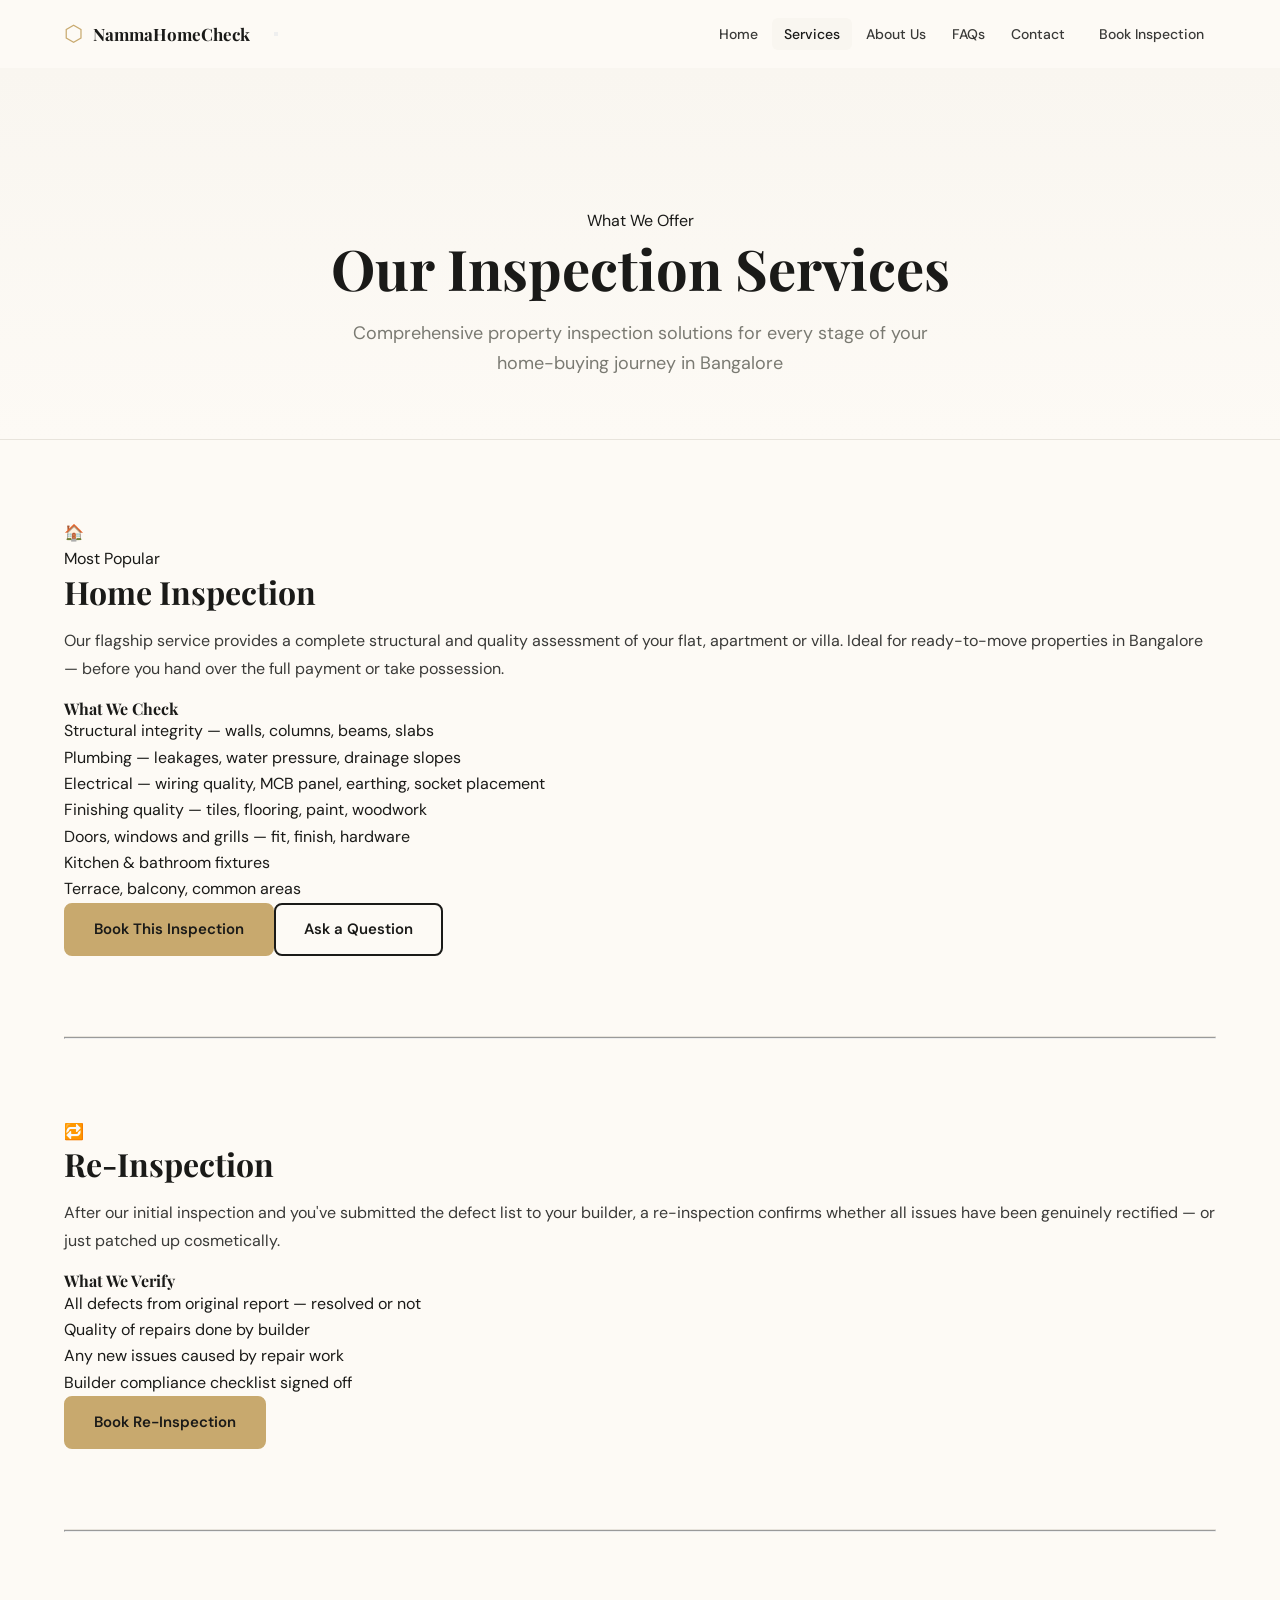
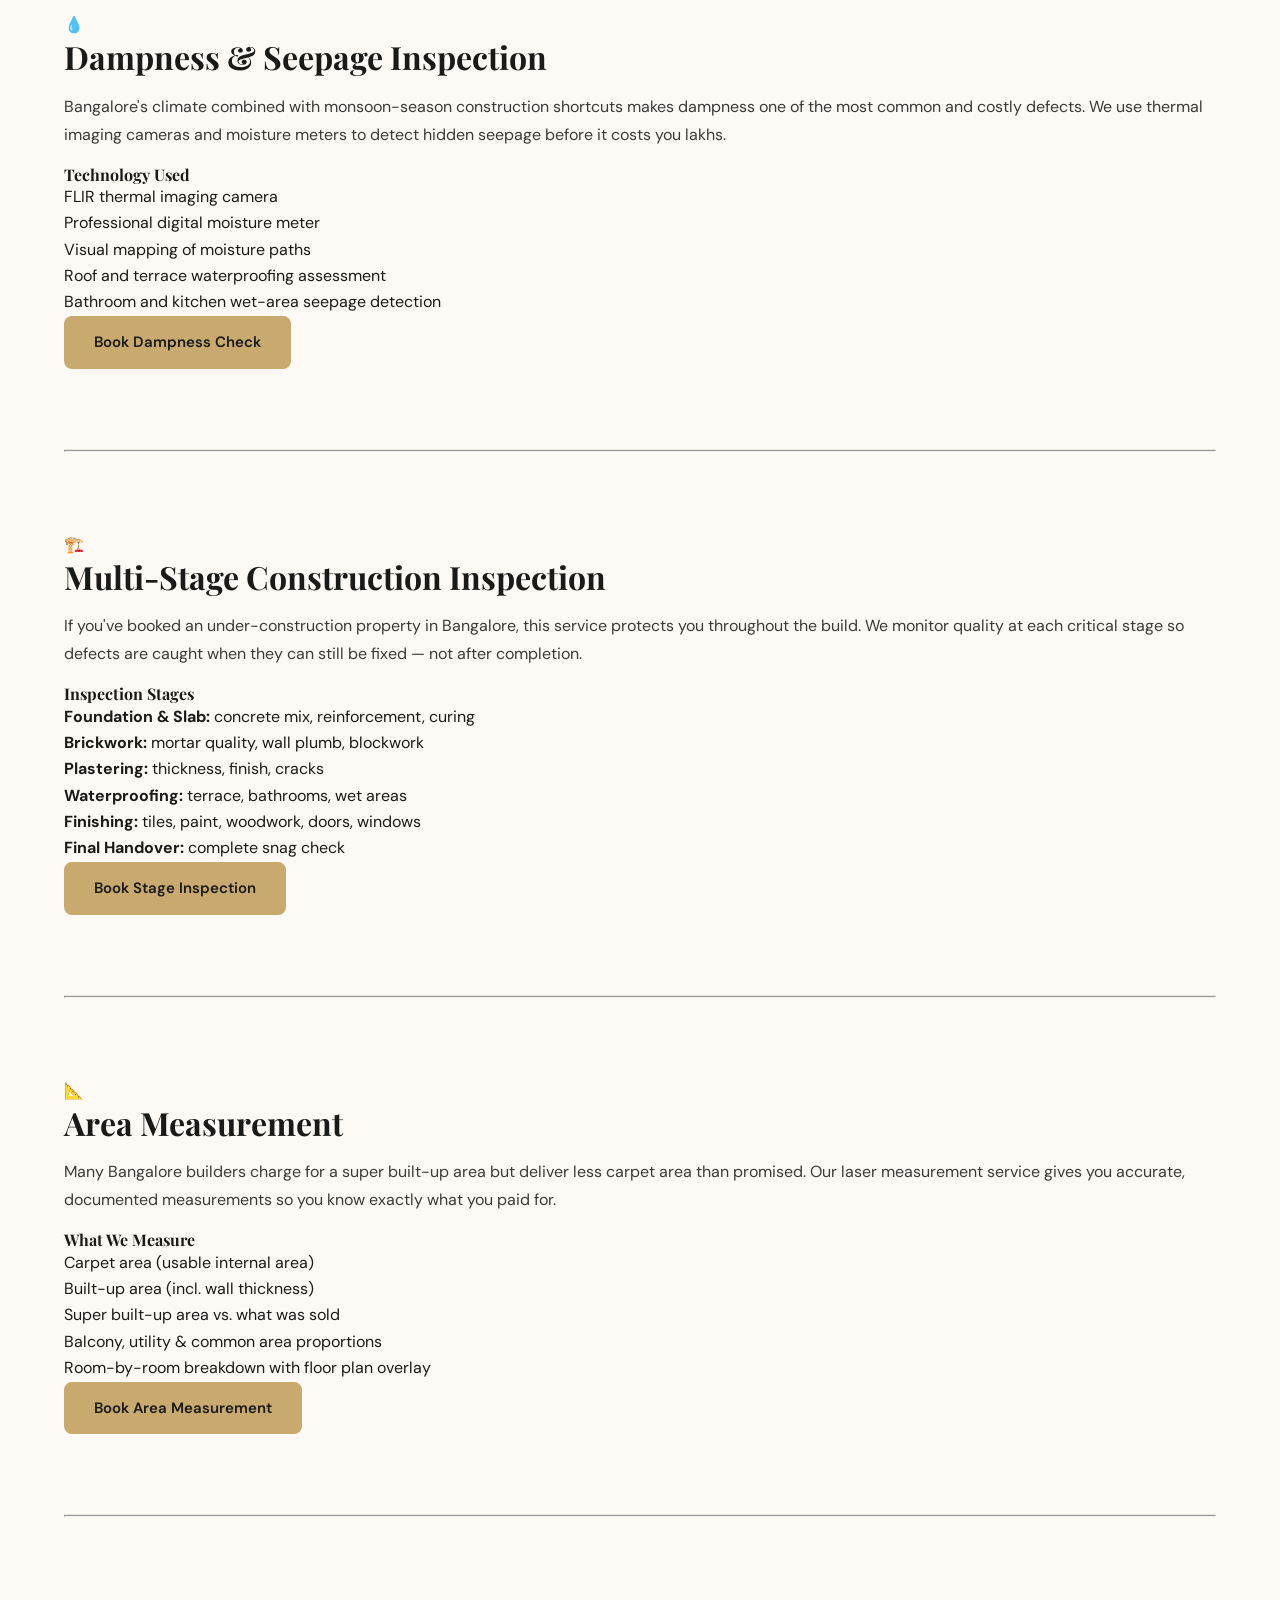
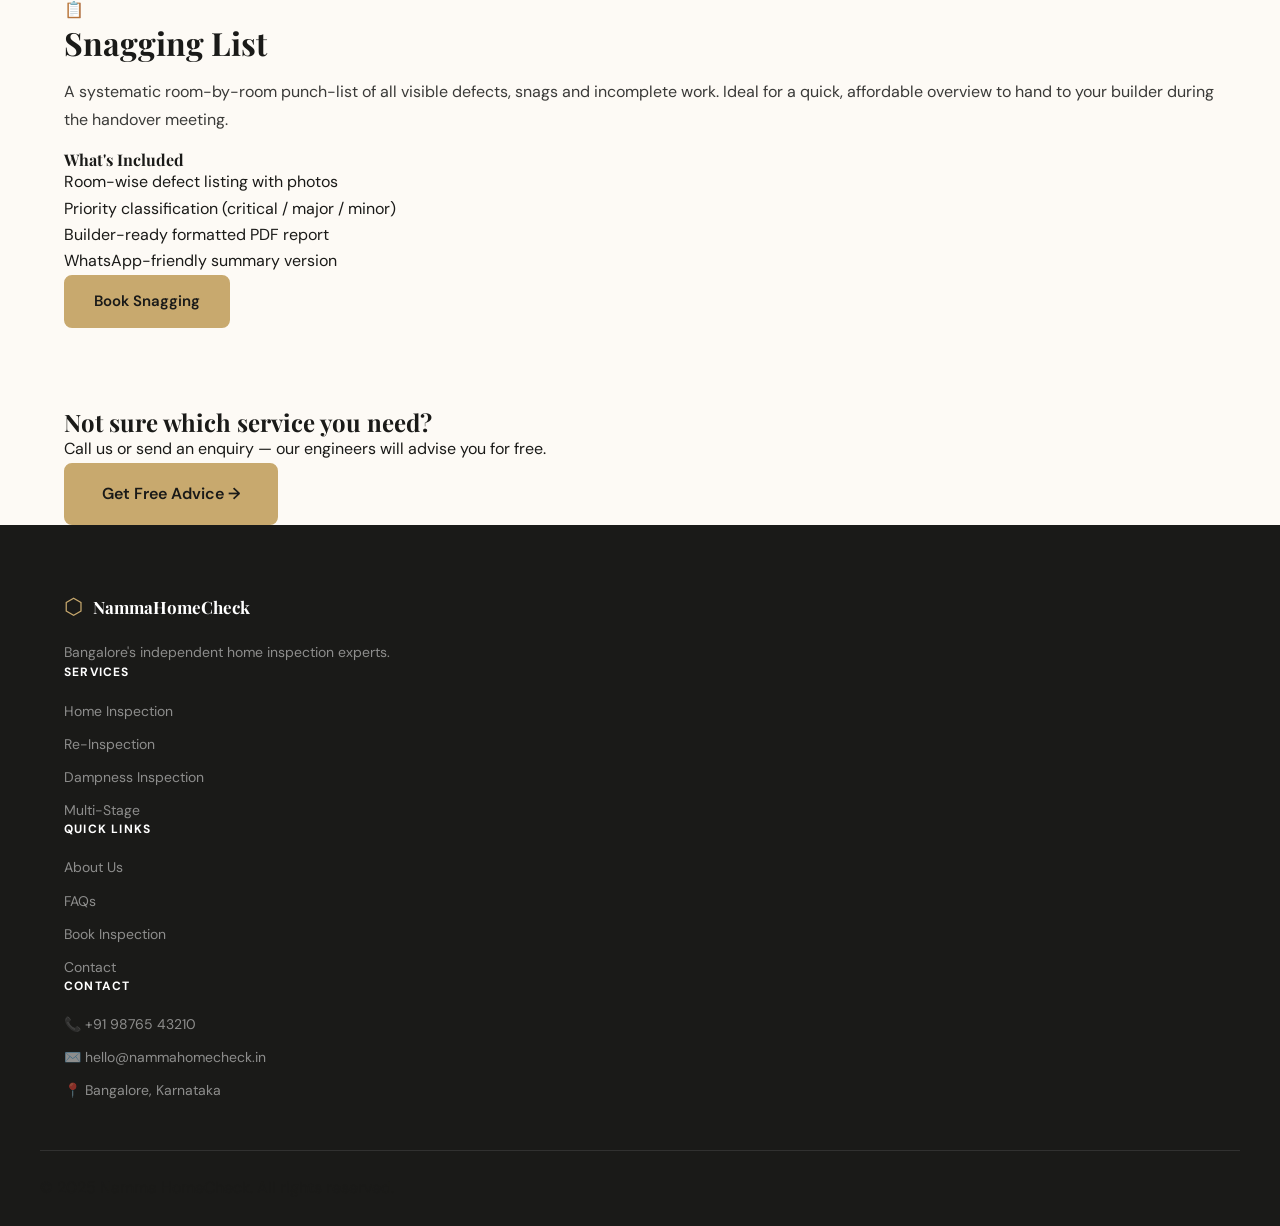
<file: services.html>
<!DOCTYPE html>
<html lang="en">
<head>
  <meta charset="UTF-8" /><meta name="viewport" content="width=device-width, initial-scale=1.0"/>
  <title>Our Services – Namma HomeCheck Bangalore</title>
  <meta name="description" content="Home inspection, re-inspection, dampness inspection, multi-stage inspection and area measurement services in Bangalore, Karnataka."/>
  <link rel="stylesheet" href="css/style.css"/>
  <link href="https://fonts.googleapis.com/css2?family=Playfair+Display:wght@700;900&family=DM+Sans:wght@300;400;500;600&display=swap" rel="stylesheet"/>
</head>
<body>
<header class="nav-wrap" id="navbar"><nav class="nav-inner container">
  <a href="index.html" class="logo"><span class="logo-icon">⬡</span><span class="logo-text">Namma<strong>HomeCheck</strong></span></a>
  <button class="nav-toggle" id="navToggle"><span></span><span></span><span></span></button>
  <ul class="nav-links" id="navLinks">
    <li><a href="index.html">Home</a></li><li><a href="services.html" class="active">Services</a></li>
    <li><a href="about.html">About Us</a></li><li><a href="faq.html">FAQs</a></li>
    <li><a href="contact.html">Contact</a></li><li><a href="book.html" class="nav-cta">Book Inspection</a></li>
  </ul>
</nav></header>

<section class="page-hero"><div class="container">
  <span class="eyebrow">What We Offer</span>
  <h1>Our Inspection Services</h1>
  <p>Comprehensive property inspection solutions for every stage of your home-buying journey in Bangalore</p>
</div></section>

<section class="section"><div class="container">

  <div class="service-detail" id="home-inspection">
    <div class="sd-icon-wrap">🏠</div>
    <div class="sd-content">
      <span class="sd-tag">Most Popular</span>
      <h2>Home Inspection</h2>
      <p>Our flagship service provides a complete structural and quality assessment of your flat, apartment or villa. Ideal for ready-to-move properties in Bangalore — before you hand over the full payment or take possession.</p>
      <h4>What We Check</h4>
      <ul class="check-list">
        <li>Structural integrity — walls, columns, beams, slabs</li>
        <li>Plumbing — leakages, water pressure, drainage slopes</li>
        <li>Electrical — wiring quality, MCB panel, earthing, socket placement</li>
        <li>Finishing quality — tiles, flooring, paint, woodwork</li>
        <li>Doors, windows and grills — fit, finish, hardware</li>
        <li>Kitchen &amp; bathroom fixtures</li>
        <li>Terrace, balcony, common areas</li>
      </ul>
      <div class="sd-actions"><a href="book.html" class="btn btn-primary">Book This Inspection</a><a href="contact.html" class="btn btn-outline">Ask a Question</a></div>
    </div>
  </div>

  <hr class="divider"/>

  <div class="service-detail reverse" id="reinspection">
    <div class="sd-icon-wrap">🔁</div>
    <div class="sd-content">
      <h2>Re-Inspection</h2>
      <p>After our initial inspection and you've submitted the defect list to your builder, a re-inspection confirms whether all issues have been genuinely rectified — or just patched up cosmetically.</p>
      <h4>What We Verify</h4>
      <ul class="check-list">
        <li>All defects from original report — resolved or not</li>
        <li>Quality of repairs done by builder</li>
        <li>Any new issues caused by repair work</li>
        <li>Builder compliance checklist signed off</li>
      </ul>
      <div class="sd-actions"><a href="book.html" class="btn btn-primary">Book Re-Inspection</a></div>
    </div>
  </div>

  <hr class="divider"/>

  <div class="service-detail" id="dampness">
    <div class="sd-icon-wrap">💧</div>
    <div class="sd-content">
      <h2>Dampness &amp; Seepage Inspection</h2>
      <p>Bangalore's climate combined with monsoon-season construction shortcuts makes dampness one of the most common and costly defects. We use thermal imaging cameras and moisture meters to detect hidden seepage before it costs you lakhs.</p>
      <h4>Technology Used</h4>
      <ul class="check-list">
        <li>FLIR thermal imaging camera</li>
        <li>Professional digital moisture meter</li>
        <li>Visual mapping of moisture paths</li>
        <li>Roof and terrace waterproofing assessment</li>
        <li>Bathroom and kitchen wet-area seepage detection</li>
      </ul>
      <div class="sd-actions"><a href="book.html" class="btn btn-primary">Book Dampness Check</a></div>
    </div>
  </div>

  <hr class="divider"/>

  <div class="service-detail reverse" id="multistage">
    <div class="sd-icon-wrap">🏗️</div>
    <div class="sd-content">
      <h2>Multi-Stage Construction Inspection</h2>
      <p>If you've booked an under-construction property in Bangalore, this service protects you throughout the build. We monitor quality at each critical stage so defects are caught when they can still be fixed — not after completion.</p>
      <h4>Inspection Stages</h4>
      <ul class="check-list">
        <li><strong>Foundation &amp; Slab:</strong> concrete mix, reinforcement, curing</li>
        <li><strong>Brickwork:</strong> mortar quality, wall plumb, blockwork</li>
        <li><strong>Plastering:</strong> thickness, finish, cracks</li>
        <li><strong>Waterproofing:</strong> terrace, bathrooms, wet areas</li>
        <li><strong>Finishing:</strong> tiles, paint, woodwork, doors, windows</li>
        <li><strong>Final Handover:</strong> complete snag check</li>
      </ul>
      <div class="sd-actions"><a href="book.html" class="btn btn-primary">Book Stage Inspection</a></div>
    </div>
  </div>

  <hr class="divider"/>

  <div class="service-detail" id="area">
    <div class="sd-icon-wrap">📐</div>
    <div class="sd-content">
      <h2>Area Measurement</h2>
      <p>Many Bangalore builders charge for a super built-up area but deliver less carpet area than promised. Our laser measurement service gives you accurate, documented measurements so you know exactly what you paid for.</p>
      <h4>What We Measure</h4>
      <ul class="check-list">
        <li>Carpet area (usable internal area)</li>
        <li>Built-up area (incl. wall thickness)</li>
        <li>Super built-up area vs. what was sold</li>
        <li>Balcony, utility &amp; common area proportions</li>
        <li>Room-by-room breakdown with floor plan overlay</li>
      </ul>
      <div class="sd-actions"><a href="book.html" class="btn btn-primary">Book Area Measurement</a></div>
    </div>
  </div>

  <hr class="divider"/>

  <div class="service-detail reverse" id="snagging">
    <div class="sd-icon-wrap">📋</div>
    <div class="sd-content">
      <h2>Snagging List</h2>
      <p>A systematic room-by-room punch-list of all visible defects, snags and incomplete work. Ideal for a quick, affordable overview to hand to your builder during the handover meeting.</p>
      <h4>What's Included</h4>
      <ul class="check-list">
        <li>Room-wise defect listing with photos</li>
        <li>Priority classification (critical / major / minor)</li>
        <li>Builder-ready formatted PDF report</li>
        <li>WhatsApp-friendly summary version</li>
      </ul>
      <div class="sd-actions"><a href="book.html" class="btn btn-primary">Book Snagging</a></div>
    </div>
  </div>

</div></section>

<section class="enquiry-strip"><div class="container enquiry-inner">
  <div class="eq-text"><h2>Not sure which service you need?</h2><p>Call us or send an enquiry — our engineers will advise you for free.</p></div>
  <a href="contact.html" class="btn btn-primary btn-lg">Get Free Advice →</a>
</div></section>

<footer class="footer"><div class="container footer-grid">
  <div class="footer-brand"><a href="index.html" class="logo logo-light"><span class="logo-icon">⬡</span><span class="logo-text">Namma<strong>HomeCheck</strong></span></a><p>Bangalore's independent home inspection experts.</p></div>
  <div class="footer-col"><h4>Services</h4><ul><li><a href="#home-inspection">Home Inspection</a></li><li><a href="#reinspection">Re-Inspection</a></li><li><a href="#dampness">Dampness Inspection</a></li><li><a href="#multistage">Multi-Stage</a></li></ul></div>
  <div class="footer-col"><h4>Quick Links</h4><ul><li><a href="about.html">About Us</a></li><li><a href="faq.html">FAQs</a></li><li><a href="book.html">Book Inspection</a></li><li><a href="contact.html">Contact</a></li></ul></div>
  <div class="footer-col"><h4>Contact</h4><ul><li>📞 +91 98765 43210</li><li>✉️ hello@nammahomecheck.in</li><li>📍 Bangalore, Karnataka</li></ul></div>
</div><div class="footer-bottom container"><p>© 2025 Namma HomeCheck. All rights reserved.</p></div></footer>
<script src="js/main.js"></script>
</body></html>
</file>
<file: css/style.css>
:root {
  --cream:      #f9f6f0;
  --warm-white: #fdfaf5;
  --charcoal:   #1a1a18;
  --slate:      #3a3a38;
  --muted:      #7a7a72;
  --gold:       #c8a96e;
  --gold-light: #e8d5a8;
  --gold-dark:  #a8893e;
  --green:      #3a7a5a;
  --green-light:#e8f4ee;
  --warn:       #c87040;
  --warn-light: #fdf0e8;
  --border:     #e8e4dc;
  --shadow:     0 4px 24px rgba(26,26,24,0.08);
  --shadow-lg:  0 12px 48px rgba(26,26,24,0.12);
  --radius:     12px;
  --radius-lg:  20px;
}
*, *::before, *::after { box-sizing: border-box; margin: 0; padding: 0; }

/* ── IMAGE BANNER SLIDER ───────────────────────────── */
.banner-slider {
  position: relative;
  width: 100%;
  overflow: hidden;
  background: #111;
  margin-top: 68px; /* offset for fixed navbar */
}
.banner-track {
  display: flex;
  transition: transform 0.7s cubic-bezier(0.77,0,0.18,1);
  will-change: transform;
}
.banner-slide {
  min-width: 100%;
  position: relative;
  height: clamp(220px, 50vw, 560px);
  overflow: hidden;
  cursor: pointer;
}
.banner-slide img {
  width: 100%;
  height: 100%;
  object-fit: cover;
  display: block;
  transition: transform 8s ease;
}
.banner-slide.active img { transform: scale(1.04); }
.banner-overlay {
  position: absolute;
  inset: 0;
  background: linear-gradient(to right, rgba(0,0,0,0.52) 0%, rgba(0,0,0,0.1) 60%, transparent 100%);
  display: flex;
  align-items: center;
  padding: 40px 6%;
}
.banner-caption { color: #fff; max-width: 520px; }
.banner-caption h2 {
  font-family: 'Playfair Display', serif;
  font-size: clamp(1.4rem, 4vw, 2.8rem);
  font-weight: 900;
  line-height: 1.15;
  margin-bottom: 12px;
  text-shadow: 0 2px 12px rgba(0,0,0,0.35);
}
.banner-caption p {
  font-size: clamp(0.88rem, 2vw, 1.05rem);
  opacity: 0.9;
  text-shadow: 0 1px 6px rgba(0,0,0,0.3);
  color: #fff;
  margin-bottom: 20px;
}
.banner-caption .btn {
  font-size: 0.9rem;
  padding: 11px 26px;
}

/* upload placeholder shown before image is chosen */
.banner-upload-placeholder {
  width: 100%; height: 100%;
  display: flex; flex-direction: column;
  align-items: center; justify-content: center;
  gap: 12px;
  background: linear-gradient(135deg, #1e2535 0%, #2d3748 100%);
  border: 2px dashed rgba(200,169,110,0.4);
  cursor: pointer;
  transition: border-color 0.2s;
}
.banner-upload-placeholder:hover { border-color: var(--gold); }
.upload-icon { font-size: 2.8rem; opacity: 0.6; }
.upload-label { color: rgba(255,255,255,0.7); font-size: 0.95rem; font-weight: 500; }
.upload-sub { color: rgba(255,255,255,0.4); font-size: 0.8rem; }
.banner-upload-placeholder input[type="file"] {
  position: absolute; inset: 0; opacity: 0; cursor: pointer; width: 100%; height: 100%;
}

/* nav dots */
.banner-dots {
  position: absolute; bottom: 16px; left: 50%; transform: translateX(-50%);
  display: flex; gap: 8px; z-index: 10;
}
.banner-dot {
  width: 8px; height: 8px; border-radius: 50%;
  background: rgba(255,255,255,0.45);
  border: none; cursor: pointer;
  transition: all 0.3s; padding: 0;
}
.banner-dot.active { background: #fff; width: 24px; border-radius: 4px; }

/* prev/next arrows */
.banner-arrow {
  position: absolute; top: 50%; transform: translateY(-50%);
  z-index: 10; background: rgba(255,255,255,0.18);
  backdrop-filter: blur(6px);
  border: 1px solid rgba(255,255,255,0.25);
  border-radius: 50%; width: 44px; height: 44px;
  display: flex; align-items: center; justify-content: center;
  cursor: pointer; color: #fff; font-size: 1.1rem;
  transition: background 0.2s; line-height: 1;
}
.banner-arrow:hover { background: rgba(255,255,255,0.32); }
.banner-arrow.prev { left: 16px; }
.banner-arrow.next { right: 16px; }

/* upload button overlay (edit mode) */
.banner-edit-btn {
  position: absolute; bottom: 12px; right: 12px; z-index: 20;
  background: rgba(0,0,0,0.55); color: #fff;
  border: 1px solid rgba(255,255,255,0.3);
  border-radius: 6px; padding: 6px 14px;
  font-size: 0.78rem; font-weight: 600; cursor: pointer;
  backdrop-filter: blur(6px);
  transition: background 0.2s;
  display: flex; align-items: center; gap: 6px;
}
.banner-edit-btn:hover { background: rgba(0,0,0,0.75); }
.banner-edit-btn input[type="file"] {
  position: absolute; inset: 0; opacity: 0; cursor: pointer; width: 100%; height: 100%;
}

/* slide counter */
.banner-counter {
  position: absolute; top: 16px; right: 20px; z-index: 10;
  color: rgba(255,255,255,0.7); font-size: 0.8rem; font-weight: 600;
  background: rgba(0,0,0,0.3); border-radius: 20px; padding: 4px 12px;
  backdrop-filter: blur(4px);
}

/* ── CUSTOMER INFO PAGE ───────────────────────────── */
.customer-page-wrap { padding: 108px 0 80px; min-height: 100vh; background: var(--cream); }
.customer-form-card {
  background: white; border-radius: var(--radius-lg);
  box-shadow: var(--shadow-lg);
  max-width: 760px; margin: 0 auto;
  padding: 52px 52px;
  border: 1px solid var(--border);
}
.customer-form-card h1 { font-size: clamp(1.6rem, 3vw, 2.2rem); margin-bottom: 6px; }
.customer-form-card .form-intro { color: var(--muted); margin-bottom: 36px; font-size: 0.97rem; }
.cfield-group { display: grid; grid-template-columns: 1fr 1fr; gap: 20px; margin-bottom: 20px; }
.cfield { display: flex; flex-direction: column; gap: 6px; margin-bottom: 0; }
.cfield.full { grid-column: 1 / -1; }
.cfield label { font-weight: 600; font-size: 0.87rem; color: var(--slate); }
.cfield input, .cfield select, .cfield textarea {
  padding: 12px 16px;
  border: 1.5px solid var(--border);
  border-radius: 8px;
  font-family: 'DM Sans', sans-serif;
  font-size: 0.95rem; color: var(--charcoal);
  background: var(--warm-white);
  outline: none; transition: border-color 0.2s, box-shadow 0.2s;
}
.cfield input:focus, .cfield select:focus, .cfield textarea:focus {
  border-color: var(--gold);
  box-shadow: 0 0 0 3px rgba(200,169,110,0.15);
  background: #fff;
}
.cfield textarea { resize: vertical; }
.cfield-section-label {
  font-size: 0.75rem; font-weight: 700; letter-spacing: 0.12em;
  text-transform: uppercase; color: var(--gold-dark);
  margin: 28px 0 16px; padding-bottom: 8px;
  border-bottom: 1px solid var(--border);
}
.consent-row { display: flex; align-items: flex-start; gap: 10px; margin: 24px 0; }
.consent-row input[type="checkbox"] { width: 18px; height: 18px; margin-top: 3px; flex-shrink: 0; accent-color: var(--gold-dark); }
.consent-row label { font-size: 0.88rem; color: var(--muted); line-height: 1.55; }
.customer-submit-btn {
  width: 100%; padding: 16px;
  background: var(--gold); color: var(--charcoal);
  border: none; border-radius: 8px;
  font-family: 'DM Sans', sans-serif;
  font-weight: 700; font-size: 1rem;
  cursor: pointer; transition: all 0.2s;
  display: flex; align-items: center; justify-content: center; gap: 8px;
}
.customer-submit-btn:hover { background: var(--gold-dark); transform: translateY(-1px); box-shadow: 0 8px 24px rgba(200,169,110,0.35); }
.customer-success {
  text-align: center; padding: 60px 24px; display: none;
}
.customer-success .tick { font-size: 3.5rem; margin-bottom: 16px; }
.customer-success h2 { margin-bottom: 12px; }
.customer-success p { color: var(--muted); max-width: 360px; margin: 0 auto 28px; }
.whatsapp-float {
  position: fixed; bottom: 24px; right: 24px; z-index: 500;
  width: 56px; height: 56px; border-radius: 50%;
  background: #25d366; color: white;
  display: flex; align-items: center; justify-content: center;
  font-size: 1.6rem; box-shadow: 0 4px 20px rgba(37,211,102,0.45);
  transition: transform 0.2s, box-shadow 0.2s;
  text-decoration: none;
}
.whatsapp-float:hover { transform: scale(1.08); box-shadow: 0 8px 28px rgba(37,211,102,0.55); }

@media (max-width: 640px) {
  .customer-form-card { padding: 28px 20px; }
  .cfield-group { grid-template-columns: 1fr; }
  .banner-arrow { display: none; }
}
html { scroll-behavior: smooth; }
body { background: var(--warm-white); color: var(--charcoal); font-family: 'DM Sans', sans-serif; font-size: 16px; line-height: 1.65; overflow-x: hidden; }
h1,h2,h3,h4,h5,h6 { font-family: 'Playfair Display', serif; line-height: 1.2; }
a { color: inherit; text-decoration: none; }
img { max-width: 100%; }
ul { list-style: none; }
.container { max-width: 1200px; margin: 0 auto; padding: 0 24px; }

.btn { display: inline-flex; align-items: center; gap: 8px; padding: 12px 28px; border-radius: 8px; font-family: 'DM Sans', sans-serif; font-weight: 600; font-size: 15px; cursor: pointer; transition: all 0.25s ease; border: 2px solid transparent; }
.btn-primary { background: var(--gold); color: var(--charcoal); border-color: var(--gold); }
.btn-primary:hover { background: var(--gold-dark); border-color: var(--gold-dark); transform: translateY(-1px); box-shadow: 0 6px 20px rgba(200,169,110,0.35); }
.btn-outline { background: transparent; color: var(--charcoal); border-color: var(--charcoal); }
.btn-outline:hover { background: var(--charcoal); color: var(--warm-white); }
.btn-white { background: white; color: var(--charcoal); }
.btn-white:hover { background: var(--cream); }
.btn-outline-white { background: transparent; color: white; border-color: rgba(255,255,255,0.6); }
.btn-outline-white:hover { background: rgba(255,255,255,0.15); border-color: white; }
.btn-lg { padding: 16px 36px; font-size: 16px; }

.navbar { position: fixed; top: 0; left: 0; right: 0; z-index: 100; background: rgba(253,250,245,0.95); backdrop-filter: blur(12px); border-bottom: 1px solid var(--border); transition: box-shadow 0.3s; }
.navbar.scrolled { box-shadow: var(--shadow); }
.nav-inner { display: flex; align-items: center; gap: 24px; max-width: 1200px; margin: 0 auto; padding: 0 24px; height: 68px; }
.logo { display: flex; align-items: center; gap: 10px; flex-shrink: 0; }
.logo-icon { font-size: 22px; color: var(--gold); }
.logo-text { font-family: 'Playfair Display', serif; font-size: 17px; font-weight: 700; color: var(--charcoal); }
.logo-sub { display: block; font-size: 10px; font-family: 'DM Sans', sans-serif; font-weight: 400; color: var(--muted); line-height: 1; margin-top: 1px; }
.nav-links { display: flex; align-items: center; gap: 2px; margin-left: auto; }
.nav-links a { padding: 7px 12px; border-radius: 6px; font-size: 14px; font-weight: 500; color: var(--slate); transition: all 0.2s; }
.nav-links a:hover, .nav-links a.active { background: var(--cream); color: var(--charcoal); }
.has-dropdown { position: relative; }
.dropdown { display: none; position: absolute; top: calc(100% + 8px); left: 0; background: white; border: 1px solid var(--border); border-radius: var(--radius); box-shadow: var(--shadow-lg); min-width: 220px; padding: 8px; }
.dropdown li a { display: block; padding: 10px 14px; border-radius: 6px; font-size: 14px; color: var(--slate); }
.dropdown li a:hover { background: var(--cream); color: var(--charcoal); }
.has-dropdown:hover .dropdown { display: block; }
.nav-cta { margin-left: 8px; flex-shrink: 0; }
.hamburger { display: none; flex-direction: column; gap: 5px; background: none; border: none; cursor: pointer; padding: 4px; }
.hamburger span { width: 22px; height: 2px; background: var(--charcoal); border-radius: 2px; transition: all 0.3s; }

.hero { min-height: 100vh; display: flex; align-items: center; padding: 100px 24px 60px; background: var(--warm-white); position: relative; overflow: hidden; }
.hero-bg-pattern { position: absolute; inset: 0; z-index: 0; background-image: radial-gradient(circle at 70% 40%, rgba(200,169,110,0.08) 0%, transparent 60%), radial-gradient(circle at 20% 80%, rgba(58,122,90,0.05) 0%, transparent 50%); }
.hero-bg-pattern::after { content: ''; position: absolute; inset: 0; background-image: repeating-linear-gradient(0deg, transparent, transparent 59px, rgba(200,169,110,0.06) 60px), repeating-linear-gradient(90deg, transparent, transparent 59px, rgba(200,169,110,0.06) 60px); }
.hero-content { max-width: 600px; position: relative; z-index: 1; }
.hero-badge { display: inline-flex; align-items: center; gap: 8px; background: var(--green-light); color: var(--green); border: 1px solid rgba(58,122,90,0.2); border-radius: 100px; padding: 6px 16px; font-size: 13px; font-weight: 600; margin-bottom: 24px; }
.hero-title { font-size: clamp(38px, 5vw, 64px); font-weight: 900; color: var(--charcoal); margin-bottom: 20px; }
.hero-highlight { font-style: italic; color: var(--gold-dark); }
.hero-sub { font-size: 18px; color: var(--slate); line-height: 1.7; margin-bottom: 36px; max-width: 480px; }
.hero-actions { display: flex; gap: 12px; flex-wrap: wrap; margin-bottom: 48px; }
.hero-trust { display: flex; align-items: center; gap: 20px; flex-wrap: wrap; }
.trust-item { display: flex; flex-direction: column; gap: 2px; }
.trust-num { font-family: 'Playfair Display', serif; font-size: 28px; font-weight: 700; color: var(--charcoal); }
.trust-label { font-size: 11px; color: var(--muted); font-weight: 500; text-transform: uppercase; letter-spacing: 0.05em; }
.trust-divider { width: 1px; height: 40px; background: var(--border); }
.hero-visual { position: absolute; right: 5%; top: 50%; transform: translateY(-50%); z-index: 1; }
.report-mockup { background: white; border: 1px solid var(--border); border-radius: var(--radius-lg); box-shadow: var(--shadow-lg); padding: 24px; width: 300px; }
.report-header { display: flex; justify-content: space-between; align-items: center; margin-bottom: 20px; padding-bottom: 16px; border-bottom: 1px solid var(--border); }
.report-logo { font-family: 'Playfair Display', serif; font-size: 14px; font-weight: 700; color: var(--charcoal); }
.report-date { font-size: 11px; color: var(--muted); }
.report-score { display: flex; align-items: center; gap: 16px; margin-bottom: 20px; }
.score-ring { width: 72px; height: 72px; position: relative; flex-shrink: 0; }
.score-ring svg { width: 100%; height: 100%; }
.score-label { position: absolute; inset: 0; display: flex; align-items: center; justify-content: center; font-family: 'Playfair Display', serif; font-size: 20px; font-weight: 700; }
.score-label small { font-size: 11px; font-family: 'DM Sans', sans-serif; color: var(--muted); }
.score-text strong { font-size: 15px; display: block; margin-bottom: 2px; }
.score-text span { font-size: 12px; color: var(--muted); }
.report-items { display: flex; flex-direction: column; gap: 8px; }
.ri { display: flex; align-items: center; gap: 10px; font-size: 13px; padding: 8px 10px; border-radius: 8px; }
.ri-ok { background: var(--green-light); color: var(--green); }
.ri-warn { background: var(--warn-light); color: var(--warn); }
.ri-icon { font-size: 12px; }

.stats-bar { background: var(--charcoal); padding: 16px 0; }
.stats-inner { display: flex; align-items: center; justify-content: center; gap: 24px; flex-wrap: wrap; }
.stat { color: rgba(255,255,255,0.8); font-size: 14px; }
.stat strong { color: var(--gold); }
.stat-sep { color: rgba(255,255,255,0.2); }

.section-label { font-size: 11px; font-weight: 700; text-transform: uppercase; letter-spacing: 0.12em; color: var(--gold-dark); margin-bottom: 12px; }
.section-title { font-size: clamp(28px, 4vw, 44px); margin-bottom: 16px; }
.section-sub { font-size: 17px; color: var(--muted); max-width: 560px; line-height: 1.7; margin-bottom: 48px; }

.why-us { padding: 100px 0; background: var(--cream); }
.why-grid { display: grid; grid-template-columns: repeat(3, 1fr); gap: 24px; }
.why-card { background: white; border: 1px solid var(--border); border-radius: var(--radius); padding: 32px 28px; transition: all 0.25s; }
.why-card:hover { transform: translateY(-4px); box-shadow: var(--shadow); border-color: var(--gold-light); }
.why-icon { font-size: 32px; margin-bottom: 16px; }
.why-card h3 { font-size: 18px; margin-bottom: 10px; }
.why-card p { font-size: 14px; color: var(--muted); line-height: 1.7; }

.services-section { padding: 100px 0; }
.services-grid { display: grid; grid-template-columns: repeat(5, 1fr); gap: 20px; margin-bottom: 48px; }
.service-card { background: white; border: 1px solid var(--border); border-radius: var(--radius); padding: 28px 22px; position: relative; overflow: hidden; transition: all 0.25s; }
.service-card:hover { transform: translateY(-4px); box-shadow: var(--shadow); }
.service-card:hover .sc-num { color: var(--gold-light); }
.sc-num { font-family: 'Playfair Display', serif; font-size: 36px; font-weight: 700; color: var(--border); position: absolute; top: 16px; right: 20px; transition: color 0.25s; }
.sc-icon { font-size: 28px; margin-bottom: 14px; }
.service-card h3 { font-size: 16px; margin-bottom: 10px; }
.service-card p { font-size: 13px; color: var(--muted); line-height: 1.65; margin-bottom: 16px; }
.sc-link { font-size: 13px; font-weight: 600; color: var(--gold-dark); }
.sc-link:hover { text-decoration: underline; }
.services-cta { display: flex; gap: 12px; justify-content: center; }

.how-section { padding: 100px 0; background: var(--charcoal); }
.how-section .section-label { color: var(--gold); }
.how-section .section-title { color: white; margin-bottom: 56px; }
.steps { display: flex; align-items: flex-start; gap: 16px; }
.step { flex: 1; background: rgba(255,255,255,0.05); border: 1px solid rgba(255,255,255,0.1); border-radius: var(--radius); padding: 28px 24px; text-align: center; }
.step-num { width: 48px; height: 48px; background: var(--gold); color: var(--charcoal); border-radius: 50%; font-family: 'Playfair Display', serif; font-weight: 700; font-size: 20px; display: flex; align-items: center; justify-content: center; margin: 0 auto 16px; }
.step h3 { color: white; font-size: 17px; margin-bottom: 10px; }
.step p { color: rgba(255,255,255,0.6); font-size: 14px; line-height: 1.65; }
.step-arrow { color: var(--gold); font-size: 24px; margin-top: 40px; flex-shrink: 0; }

.areas-section { padding: 100px 0; background: var(--cream); }
.areas-grid { display: flex; flex-wrap: wrap; gap: 10px; }
.area-tag { background: white; border: 1px solid var(--border); border-radius: 100px; padding: 8px 18px; font-size: 14px; font-weight: 500; color: var(--slate); transition: all 0.2s; cursor: default; }
.area-tag:hover { background: var(--gold); color: var(--charcoal); border-color: var(--gold); }

.testi-section { padding: 100px 0; }
.testi-grid { display: grid; grid-template-columns: repeat(3, 1fr); gap: 24px; }
.testi-card { background: white; border: 1px solid var(--border); border-radius: var(--radius); padding: 32px 28px; position: relative; }
.testi-card::before { content: '\201C'; font-family: 'Playfair Display', serif; font-size: 80px; color: var(--gold-light); position: absolute; top: 8px; right: 24px; line-height: 1; }
.testi-stars { color: var(--gold); font-size: 14px; margin-bottom: 16px; }
.testi-card p { font-size: 15px; color: var(--slate); line-height: 1.75; margin-bottom: 24px; font-style: italic; }
.testi-author { display: flex; align-items: center; gap: 12px; }
.testi-av { width: 44px; height: 44px; background: var(--gold); color: var(--charcoal); border-radius: 50%; display: flex; align-items: center; justify-content: center; font-weight: 700; font-size: 13px; flex-shrink: 0; }
.testi-author strong { font-size: 15px; display: block; }
.testi-author small { color: var(--muted); font-size: 13px; }

.cta-banner { padding: 80px 0; background: linear-gradient(135deg, var(--gold-dark), var(--gold)); text-align: center; }
.cta-banner h2 { color: var(--charcoal); font-size: clamp(28px, 4vw, 44px); margin-bottom: 16px; }
.cta-banner p { color: rgba(26,26,24,0.7); font-size: 18px; margin-bottom: 36px; }
.cta-actions { display: flex; gap: 12px; justify-content: center; flex-wrap: wrap; }

.footer { background: var(--charcoal); padding: 64px 0 0; }
.footer-inner { display: grid; grid-template-columns: 2fr 1fr 1fr 1fr; gap: 48px; }
.footer-brand .logo { margin-bottom: 16px; }
.footer-brand .logo-text { color: white; }
.footer-brand .logo-sub { color: rgba(255,255,255,0.4); }
.footer-brand > p { color: rgba(255,255,255,0.5); font-size: 14px; line-height: 1.7; }
.footer-col h4 { color: white; font-family: 'DM Sans', sans-serif; font-size: 12px; font-weight: 700; text-transform: uppercase; letter-spacing: 0.1em; margin-bottom: 20px; }
.footer-col ul { display: flex; flex-direction: column; gap: 10px; }
.footer-col ul li, .footer-col ul li a { color: rgba(255,255,255,0.5); font-size: 14px; }
.footer-col ul li a:hover { color: var(--gold); }
.footer-bottom { border-top: 1px solid rgba(255,255,255,0.1); margin-top: 48px; padding: 24px 0; }
.footer-bottom-inner { display: flex; justify-content: space-between; align-items: center; flex-wrap: wrap; gap: 12px; }
.footer-bottom-inner span, .footer-bottom-inner a { font-size: 13px; color: rgba(255,255,255,0.35); }
.footer-bottom-inner a:hover { color: var(--gold); }

.page-hero { padding: 140px 24px 60px; text-align: center; background: linear-gradient(180deg, var(--cream) 0%, var(--warm-white) 100%); border-bottom: 1px solid var(--border); }
.page-hero h1 { font-size: clamp(32px, 5vw, 56px); margin-bottom: 16px; }
.page-hero p { font-size: 18px; color: var(--muted); max-width: 580px; margin: 0 auto; line-height: 1.7; }

.form-section { padding: 80px 0; }
.form-wrap { max-width: 760px; margin: 0 auto; }
.form-card { background: white; border: 1px solid var(--border); border-radius: var(--radius-lg); padding: 48px; box-shadow: var(--shadow); }
.form-grid { display: grid; grid-template-columns: 1fr 1fr; gap: 20px; }
.form-group { display: flex; flex-direction: column; gap: 8px; }
.form-group.full { grid-column: 1 / -1; }
.form-group label { font-size: 14px; font-weight: 600; color: var(--slate); }
.form-group input, .form-group select, .form-group textarea { padding: 12px 16px; border: 1px solid var(--border); border-radius: 8px; font-family: 'DM Sans', sans-serif; font-size: 15px; color: var(--charcoal); background: var(--warm-white); transition: border-color 0.2s; outline: none; }
.form-group input:focus, .form-group select:focus, .form-group textarea:focus { border-color: var(--gold); }
.form-group textarea { resize: vertical; min-height: 100px; }
.form-submit { margin-top: 24px; }
.form-submit .btn { width: 100%; justify-content: center; padding: 16px; font-size: 16px; }
.form-note { text-align: center; font-size: 13px; color: var(--muted); margin-top: 12px; }
.success-box { background: var(--green-light); border: 1px solid rgba(58,122,90,0.3); border-radius: var(--radius); padding: 32px; text-align: center; display: none; }
.success-box.show { display: block; }
.success-box h3 { color: var(--green); font-size: 24px; margin-bottom: 8px; }
.success-box p { color: var(--slate); }

.service-detail { padding: 80px 0; border-bottom: 1px solid var(--border); }
.service-detail:last-child { border-bottom: none; }
.sd-inner { display: grid; grid-template-columns: 1fr 1fr; gap: 64px; align-items: start; }
.service-detail.reverse .sd-inner { direction: rtl; }
.service-detail.reverse .sd-content { direction: ltr; }
.sd-meta { display: flex; align-items: center; gap: 12px; margin-bottom: 16px; }
.sd-icon { font-size: 36px; }
.sd-num { font-family: 'Playfair Display', serif; font-size: 48px; font-weight: 900; color: var(--border); line-height: 1; }
.sd-content h2 { font-size: 32px; margin-bottom: 16px; }
.sd-content p { color: var(--slate); line-height: 1.75; margin-bottom: 16px; }
.sd-features { display: flex; flex-direction: column; gap: 10px; margin: 20px 0 28px; }
.sd-feat { display: flex; align-items: flex-start; gap: 10px; font-size: 15px; color: var(--slate); }
.sd-feat::before { content: '✓'; color: var(--green); font-weight: 700; flex-shrink: 0; margin-top: 2px; }
.sd-visual { background: var(--cream); border: 1px solid var(--border); border-radius: var(--radius-lg); padding: 40px; display: flex; align-items: center; justify-content: center; min-height: 300px; direction: ltr; }
.sd-visual-inner { text-align: center; }
.sd-visual-icon { font-size: 64px; display: block; margin-bottom: 16px; }
.sd-visual-title { font-family: 'Playfair Display', serif; font-size: 20px; margin-bottom: 8px; }
.sd-visual-sub { font-size: 14px; color: var(--muted); }

.faq-section { padding: 80px 0; }
.faq-list { max-width: 800px; margin: 0 auto; display: flex; flex-direction: column; gap: 12px; }
.faq-item { border: 1px solid var(--border); border-radius: var(--radius); overflow: hidden; }
.faq-q { width: 100%; display: flex; justify-content: space-between; align-items: center; padding: 20px 24px; background: none; border: none; cursor: pointer; font-family: 'DM Sans', sans-serif; font-size: 16px; font-weight: 600; color: var(--charcoal); text-align: left; gap: 16px; }
.faq-q:hover { background: var(--cream); }
.faq-ch { font-size: 18px; color: var(--gold-dark); transition: transform 0.3s; flex-shrink: 0; }
.faq-item.open .faq-ch { transform: rotate(180deg); }
.faq-a { display: none; padding: 0 24px 20px; color: var(--slate); font-size: 15px; line-height: 1.75; }
.faq-item.open .faq-a { display: block; }

.contact-section { padding: 80px 0; }
.contact-grid { display: grid; grid-template-columns: 1fr 1.4fr; gap: 48px; align-items: start; }
.contact-info h2 { font-size: 36px; margin-bottom: 8px; }
.contact-info > p { color: var(--muted); margin-bottom: 36px; }
.contact-items { display: flex; flex-direction: column; gap: 24px; }
.contact-item { display: flex; gap: 16px; }
.ci-icon { font-size: 22px; flex-shrink: 0; }
.ci-body h4 { font-size: 15px; font-family: 'DM Sans', sans-serif; font-weight: 600; margin-bottom: 4px; }
.ci-body p { font-size: 14px; color: var(--muted); }

.about-section { padding: 80px 0; }
.about-grid { display: grid; grid-template-columns: 1fr 1fr; gap: 64px; align-items: center; }
.about-text h2 { font-size: 36px; margin-bottom: 20px; }
.about-text p { color: var(--slate); line-height: 1.8; margin-bottom: 16px; }
.about-visual { background: var(--cream); border-radius: var(--radius-lg); padding: 32px; display: flex; flex-direction: column; gap: 16px; }
.av-item { background: white; border: 1px solid var(--border); border-radius: var(--radius); padding: 20px; display: flex; align-items: center; gap: 16px; }
.av-icon { font-size: 28px; }
.av-body h4 { font-size: 15px; font-family: 'DM Sans', sans-serif; font-weight: 600; margin-bottom: 2px; }
.av-body p { font-size: 13px; color: var(--muted); }
.team-section { padding: 80px 0; background: var(--cream); }
.team-grid { display: grid; grid-template-columns: repeat(3, 1fr); gap: 24px; margin-top: 48px; }
.team-card { background: white; border: 1px solid var(--border); border-radius: var(--radius); padding: 32px 24px; text-align: center; }
.team-av { width: 72px; height: 72px; background: var(--gold); border-radius: 50%; display: flex; align-items: center; justify-content: center; font-size: 22px; font-weight: 700; margin: 0 auto 16px; font-family: 'Playfair Display', serif; color: var(--charcoal); }
.team-card h3 { font-size: 18px; margin-bottom: 4px; }
.team-card .role { font-size: 13px; color: var(--gold-dark); font-weight: 600; margin-bottom: 12px; display: block; }
.team-card p { font-size: 13px; color: var(--muted); line-height: 1.65; }

@media (max-width: 1100px) { .services-grid { grid-template-columns: repeat(3, 1fr); } .hero-visual { display: none; } }
@media (max-width: 900px) { .why-grid { grid-template-columns: repeat(2, 1fr); } .testi-grid { grid-template-columns: repeat(2, 1fr); } .footer-inner { grid-template-columns: 1fr 1fr; } .steps { flex-direction: column; } .step-arrow { transform: rotate(90deg); margin: 0 auto; } .sd-inner { grid-template-columns: 1fr; } .service-detail.reverse .sd-inner { direction: ltr; } .about-grid { grid-template-columns: 1fr; } .contact-grid { grid-template-columns: 1fr; } .team-grid { grid-template-columns: repeat(2, 1fr); } }
@media (max-width: 768px) { .nav-links, .nav-cta { display: none; } .hamburger { display: flex; } .nav-links.open { display: flex; flex-direction: column; position: fixed; top: 68px; left: 0; right: 0; background: var(--warm-white); border-bottom: 1px solid var(--border); padding: 16px 24px; gap: 4px; z-index: 99; } .has-dropdown .dropdown { position: static; box-shadow: none; border: none; padding: 0 0 0 12px; } .services-grid { grid-template-columns: repeat(2, 1fr); } .why-grid { grid-template-columns: 1fr; } .testi-grid { grid-template-columns: 1fr; } .footer-inner { grid-template-columns: 1fr; gap: 32px; } .form-grid { grid-template-columns: 1fr; } .form-card { padding: 28px 20px; } .stats-inner { gap: 12px; } .stat-sep { display: none; } }
@media (max-width: 480px) { .hero { padding-top: 88px; } .hero-title { font-size: 32px; } .services-grid { grid-template-columns: 1fr; } .team-grid { grid-template-columns: 1fr; } }

/* ── GOOGLE SHEETS FORM EXTRAS ────────────────────── */
.btn-spinner {
  display: inline-block;
  width: 16px; height: 16px;
  border: 2px solid rgba(26,26,24,0.25);
  border-top-color: var(--charcoal);
  border-radius: 50%;
  animation: spin 0.7s linear infinite;
  vertical-align: middle;
}
@keyframes spin { to { transform: rotate(360deg); } }

.form-error-box {
  display: none;
  background: #fef2f2;
  border: 1px solid #fca5a5;
  border-radius: 8px;
  padding: 14px 18px;
  margin-bottom: 20px;
  color: #991b1b;
  font-size: 0.9rem;
  line-height: 1.5;
}
.form-error-box strong { display: block; margin-bottom: 4px; }
</file>
<file: bangalore-home-inspection/css/style.css>
:root {
  --cream:      #f9f6f0;
  --warm-white: #fdfaf5;
  --charcoal:   #1a1a18;
  --slate:      #3a3a38;
  --muted:      #7a7a72;
  --gold:       #c8a96e;
  --gold-light: #e8d5a8;
  --gold-dark:  #a8893e;
  --green:      #3a7a5a;
  --green-light:#e8f4ee;
  --warn:       #c87040;
  --warn-light: #fdf0e8;
  --border:     #e8e4dc;
  --shadow:     0 4px 24px rgba(26,26,24,0.08);
  --shadow-lg:  0 12px 48px rgba(26,26,24,0.12);
  --radius:     12px;
  --radius-lg:  20px;
}
*, *::before, *::after { box-sizing: border-box; margin: 0; padding: 0; }
html { scroll-behavior: smooth; }
body { background: var(--warm-white); color: var(--charcoal); font-family: 'DM Sans', sans-serif; font-size: 16px; line-height: 1.65; overflow-x: hidden; }
h1,h2,h3,h4,h5,h6 { font-family: 'Playfair Display', serif; line-height: 1.2; }
a { color: inherit; text-decoration: none; }
img { max-width: 100%; }
ul { list-style: none; }
.container { max-width: 1200px; margin: 0 auto; padding: 0 24px; }

.btn { display: inline-flex; align-items: center; gap: 8px; padding: 12px 28px; border-radius: 8px; font-family: 'DM Sans', sans-serif; font-weight: 600; font-size: 15px; cursor: pointer; transition: all 0.25s ease; border: 2px solid transparent; }
.btn-primary { background: var(--gold); color: var(--charcoal); border-color: var(--gold); }
.btn-primary:hover { background: var(--gold-dark); border-color: var(--gold-dark); transform: translateY(-1px); box-shadow: 0 6px 20px rgba(200,169,110,0.35); }
.btn-outline { background: transparent; color: var(--charcoal); border-color: var(--charcoal); }
.btn-outline:hover { background: var(--charcoal); color: var(--warm-white); }
.btn-white { background: white; color: var(--charcoal); }
.btn-white:hover { background: var(--cream); }
.btn-outline-white { background: transparent; color: white; border-color: rgba(255,255,255,0.6); }
.btn-outline-white:hover { background: rgba(255,255,255,0.15); border-color: white; }
.btn-lg { padding: 16px 36px; font-size: 16px; }

.navbar { position: fixed; top: 0; left: 0; right: 0; z-index: 100; background: rgba(253,250,245,0.95); backdrop-filter: blur(12px); border-bottom: 1px solid var(--border); transition: box-shadow 0.3s; }
.navbar.scrolled { box-shadow: var(--shadow); }
.nav-inner { display: flex; align-items: center; gap: 24px; max-width: 1200px; margin: 0 auto; padding: 0 24px; height: 68px; }
.logo { display: flex; align-items: center; gap: 10px; flex-shrink: 0; }
.logo-icon { font-size: 22px; color: var(--gold); }
.logo-text { font-family: 'Playfair Display', serif; font-size: 17px; font-weight: 700; color: var(--charcoal); }
.logo-sub { display: block; font-size: 10px; font-family: 'DM Sans', sans-serif; font-weight: 400; color: var(--muted); line-height: 1; margin-top: 1px; }
.nav-links { display: flex; align-items: center; gap: 2px; margin-left: auto; }
.nav-links a { padding: 7px 12px; border-radius: 6px; font-size: 14px; font-weight: 500; color: var(--slate); transition: all 0.2s; }
.nav-links a:hover, .nav-links a.active { background: var(--cream); color: var(--charcoal); }
.has-dropdown { position: relative; }
.dropdown { display: none; position: absolute; top: calc(100% + 8px); left: 0; background: white; border: 1px solid var(--border); border-radius: var(--radius); box-shadow: var(--shadow-lg); min-width: 220px; padding: 8px; }
.dropdown li a { display: block; padding: 10px 14px; border-radius: 6px; font-size: 14px; color: var(--slate); }
.dropdown li a:hover { background: var(--cream); color: var(--charcoal); }
.has-dropdown:hover .dropdown { display: block; }
.nav-cta { margin-left: 8px; flex-shrink: 0; }
.hamburger { display: none; flex-direction: column; gap: 5px; background: none; border: none; cursor: pointer; padding: 4px; }
.hamburger span { width: 22px; height: 2px; background: var(--charcoal); border-radius: 2px; transition: all 0.3s; }

.hero { min-height: 100vh; display: flex; align-items: center; padding: 100px 24px 60px; background: var(--warm-white); position: relative; overflow: hidden; }
.hero-bg-pattern { position: absolute; inset: 0; z-index: 0; background-image: radial-gradient(circle at 70% 40%, rgba(200,169,110,0.08) 0%, transparent 60%), radial-gradient(circle at 20% 80%, rgba(58,122,90,0.05) 0%, transparent 50%); }
.hero-bg-pattern::after { content: ''; position: absolute; inset: 0; background-image: repeating-linear-gradient(0deg, transparent, transparent 59px, rgba(200,169,110,0.06) 60px), repeating-linear-gradient(90deg, transparent, transparent 59px, rgba(200,169,110,0.06) 60px); }
.hero-content { max-width: 600px; position: relative; z-index: 1; }
.hero-badge { display: inline-flex; align-items: center; gap: 8px; background: var(--green-light); color: var(--green); border: 1px solid rgba(58,122,90,0.2); border-radius: 100px; padding: 6px 16px; font-size: 13px; font-weight: 600; margin-bottom: 24px; }
.hero-title { font-size: clamp(38px, 5vw, 64px); font-weight: 900; color: var(--charcoal); margin-bottom: 20px; }
.hero-highlight { font-style: italic; color: var(--gold-dark); }
.hero-sub { font-size: 18px; color: var(--slate); line-height: 1.7; margin-bottom: 36px; max-width: 480px; }
.hero-actions { display: flex; gap: 12px; flex-wrap: wrap; margin-bottom: 48px; }
.hero-trust { display: flex; align-items: center; gap: 20px; flex-wrap: wrap; }
.trust-item { display: flex; flex-direction: column; gap: 2px; }
.trust-num { font-family: 'Playfair Display', serif; font-size: 28px; font-weight: 700; color: var(--charcoal); }
.trust-label { font-size: 11px; color: var(--muted); font-weight: 500; text-transform: uppercase; letter-spacing: 0.05em; }
.trust-divider { width: 1px; height: 40px; background: var(--border); }
.hero-visual { position: absolute; right: 5%; top: 50%; transform: translateY(-50%); z-index: 1; }
.report-mockup { background: white; border: 1px solid var(--border); border-radius: var(--radius-lg); box-shadow: var(--shadow-lg); padding: 24px; width: 300px; }
.report-header { display: flex; justify-content: space-between; align-items: center; margin-bottom: 20px; padding-bottom: 16px; border-bottom: 1px solid var(--border); }
.report-logo { font-family: 'Playfair Display', serif; font-size: 14px; font-weight: 700; color: var(--charcoal); }
.report-date { font-size: 11px; color: var(--muted); }
.report-score { display: flex; align-items: center; gap: 16px; margin-bottom: 20px; }
.score-ring { width: 72px; height: 72px; position: relative; flex-shrink: 0; }
.score-ring svg { width: 100%; height: 100%; }
.score-label { position: absolute; inset: 0; display: flex; align-items: center; justify-content: center; font-family: 'Playfair Display', serif; font-size: 20px; font-weight: 700; }
.score-label small { font-size: 11px; font-family: 'DM Sans', sans-serif; color: var(--muted); }
.score-text strong { font-size: 15px; display: block; margin-bottom: 2px; }
.score-text span { font-size: 12px; color: var(--muted); }
.report-items { display: flex; flex-direction: column; gap: 8px; }
.ri { display: flex; align-items: center; gap: 10px; font-size: 13px; padding: 8px 10px; border-radius: 8px; }
.ri-ok { background: var(--green-light); color: var(--green); }
.ri-warn { background: var(--warn-light); color: var(--warn); }
.ri-icon { font-size: 12px; }

.stats-bar { background: var(--charcoal); padding: 16px 0; }
.stats-inner { display: flex; align-items: center; justify-content: center; gap: 24px; flex-wrap: wrap; }
.stat { color: rgba(255,255,255,0.8); font-size: 14px; }
.stat strong { color: var(--gold); }
.stat-sep { color: rgba(255,255,255,0.2); }

.section-label { font-size: 11px; font-weight: 700; text-transform: uppercase; letter-spacing: 0.12em; color: var(--gold-dark); margin-bottom: 12px; }
.section-title { font-size: clamp(28px, 4vw, 44px); margin-bottom: 16px; }
.section-sub { font-size: 17px; color: var(--muted); max-width: 560px; line-height: 1.7; margin-bottom: 48px; }

.why-us { padding: 100px 0; background: var(--cream); }
.why-grid { display: grid; grid-template-columns: repeat(3, 1fr); gap: 24px; }
.why-card { background: white; border: 1px solid var(--border); border-radius: var(--radius); padding: 32px 28px; transition: all 0.25s; }
.why-card:hover { transform: translateY(-4px); box-shadow: var(--shadow); border-color: var(--gold-light); }
.why-icon { font-size: 32px; margin-bottom: 16px; }
.why-card h3 { font-size: 18px; margin-bottom: 10px; }
.why-card p { font-size: 14px; color: var(--muted); line-height: 1.7; }

.services-section { padding: 100px 0; }
.services-grid { display: grid; grid-template-columns: repeat(5, 1fr); gap: 20px; margin-bottom: 48px; }
.service-card { background: white; border: 1px solid var(--border); border-radius: var(--radius); padding: 28px 22px; position: relative; overflow: hidden; transition: all 0.25s; }
.service-card:hover { transform: translateY(-4px); box-shadow: var(--shadow); }
.service-card:hover .sc-num { color: var(--gold-light); }
.sc-num { font-family: 'Playfair Display', serif; font-size: 36px; font-weight: 700; color: var(--border); position: absolute; top: 16px; right: 20px; transition: color 0.25s; }
.sc-icon { font-size: 28px; margin-bottom: 14px; }
.service-card h3 { font-size: 16px; margin-bottom: 10px; }
.service-card p { font-size: 13px; color: var(--muted); line-height: 1.65; margin-bottom: 16px; }
.sc-link { font-size: 13px; font-weight: 600; color: var(--gold-dark); }
.sc-link:hover { text-decoration: underline; }
.services-cta { display: flex; gap: 12px; justify-content: center; }

.how-section { padding: 100px 0; background: var(--charcoal); }
.how-section .section-label { color: var(--gold); }
.how-section .section-title { color: white; margin-bottom: 56px; }
.steps { display: flex; align-items: flex-start; gap: 16px; }
.step { flex: 1; background: rgba(255,255,255,0.05); border: 1px solid rgba(255,255,255,0.1); border-radius: var(--radius); padding: 28px 24px; text-align: center; }
.step-num { width: 48px; height: 48px; background: var(--gold); color: var(--charcoal); border-radius: 50%; font-family: 'Playfair Display', serif; font-weight: 700; font-size: 20px; display: flex; align-items: center; justify-content: center; margin: 0 auto 16px; }
.step h3 { color: white; font-size: 17px; margin-bottom: 10px; }
.step p { color: rgba(255,255,255,0.6); font-size: 14px; line-height: 1.65; }
.step-arrow { color: var(--gold); font-size: 24px; margin-top: 40px; flex-shrink: 0; }

.areas-section { padding: 100px 0; background: var(--cream); }
.areas-grid { display: flex; flex-wrap: wrap; gap: 10px; }
.area-tag { background: white; border: 1px solid var(--border); border-radius: 100px; padding: 8px 18px; font-size: 14px; font-weight: 500; color: var(--slate); transition: all 0.2s; cursor: default; }
.area-tag:hover { background: var(--gold); color: var(--charcoal); border-color: var(--gold); }

.testi-section { padding: 100px 0; }
.testi-grid { display: grid; grid-template-columns: repeat(3, 1fr); gap: 24px; }
.testi-card { background: white; border: 1px solid var(--border); border-radius: var(--radius); padding: 32px 28px; position: relative; }
.testi-card::before { content: '\201C'; font-family: 'Playfair Display', serif; font-size: 80px; color: var(--gold-light); position: absolute; top: 8px; right: 24px; line-height: 1; }
.testi-stars { color: var(--gold); font-size: 14px; margin-bottom: 16px; }
.testi-card p { font-size: 15px; color: var(--slate); line-height: 1.75; margin-bottom: 24px; font-style: italic; }
.testi-author { display: flex; align-items: center; gap: 12px; }
.testi-av { width: 44px; height: 44px; background: var(--gold); color: var(--charcoal); border-radius: 50%; display: flex; align-items: center; justify-content: center; font-weight: 700; font-size: 13px; flex-shrink: 0; }
.testi-author strong { font-size: 15px; display: block; }
.testi-author small { color: var(--muted); font-size: 13px; }

.cta-banner { padding: 80px 0; background: linear-gradient(135deg, var(--gold-dark), var(--gold)); text-align: center; }
.cta-banner h2 { color: var(--charcoal); font-size: clamp(28px, 4vw, 44px); margin-bottom: 16px; }
.cta-banner p { color: rgba(26,26,24,0.7); font-size: 18px; margin-bottom: 36px; }
.cta-actions { display: flex; gap: 12px; justify-content: center; flex-wrap: wrap; }

.footer { background: var(--charcoal); padding: 64px 0 0; }
.footer-inner { display: grid; grid-template-columns: 2fr 1fr 1fr 1fr; gap: 48px; }
.footer-brand .logo { margin-bottom: 16px; }
.footer-brand .logo-text { color: white; }
.footer-brand .logo-sub { color: rgba(255,255,255,0.4); }
.footer-brand > p { color: rgba(255,255,255,0.5); font-size: 14px; line-height: 1.7; }
.footer-col h4 { color: white; font-family: 'DM Sans', sans-serif; font-size: 12px; font-weight: 700; text-transform: uppercase; letter-spacing: 0.1em; margin-bottom: 20px; }
.footer-col ul { display: flex; flex-direction: column; gap: 10px; }
.footer-col ul li, .footer-col ul li a { color: rgba(255,255,255,0.5); font-size: 14px; }
.footer-col ul li a:hover { color: var(--gold); }
.footer-bottom { border-top: 1px solid rgba(255,255,255,0.1); margin-top: 48px; padding: 24px 0; }
.footer-bottom-inner { display: flex; justify-content: space-between; align-items: center; flex-wrap: wrap; gap: 12px; }
.footer-bottom-inner span, .footer-bottom-inner a { font-size: 13px; color: rgba(255,255,255,0.35); }
.footer-bottom-inner a:hover { color: var(--gold); }

.page-hero { padding: 140px 24px 60px; text-align: center; background: linear-gradient(180deg, var(--cream) 0%, var(--warm-white) 100%); border-bottom: 1px solid var(--border); }
.page-hero h1 { font-size: clamp(32px, 5vw, 56px); margin-bottom: 16px; }
.page-hero p { font-size: 18px; color: var(--muted); max-width: 580px; margin: 0 auto; line-height: 1.7; }

.form-section { padding: 80px 0; }
.form-wrap { max-width: 760px; margin: 0 auto; }
.form-card { background: white; border: 1px solid var(--border); border-radius: var(--radius-lg); padding: 48px; box-shadow: var(--shadow); }
.form-grid { display: grid; grid-template-columns: 1fr 1fr; gap: 20px; }
.form-group { display: flex; flex-direction: column; gap: 8px; }
.form-group.full { grid-column: 1 / -1; }
.form-group label { font-size: 14px; font-weight: 600; color: var(--slate); }
.form-group input, .form-group select, .form-group textarea { padding: 12px 16px; border: 1px solid var(--border); border-radius: 8px; font-family: 'DM Sans', sans-serif; font-size: 15px; color: var(--charcoal); background: var(--warm-white); transition: border-color 0.2s; outline: none; }
.form-group input:focus, .form-group select:focus, .form-group textarea:focus { border-color: var(--gold); }
.form-group textarea { resize: vertical; min-height: 100px; }
.form-submit { margin-top: 24px; }
.form-submit .btn { width: 100%; justify-content: center; padding: 16px; font-size: 16px; }
.form-note { text-align: center; font-size: 13px; color: var(--muted); margin-top: 12px; }
.success-box { background: var(--green-light); border: 1px solid rgba(58,122,90,0.3); border-radius: var(--radius); padding: 32px; text-align: center; display: none; }
.success-box.show { display: block; }
.success-box h3 { color: var(--green); font-size: 24px; margin-bottom: 8px; }
.success-box p { color: var(--slate); }

.service-detail { padding: 80px 0; border-bottom: 1px solid var(--border); }
.service-detail:last-child { border-bottom: none; }
.sd-inner { display: grid; grid-template-columns: 1fr 1fr; gap: 64px; align-items: start; }
.service-detail.reverse .sd-inner { direction: rtl; }
.service-detail.reverse .sd-content { direction: ltr; }
.sd-meta { display: flex; align-items: center; gap: 12px; margin-bottom: 16px; }
.sd-icon { font-size: 36px; }
.sd-num { font-family: 'Playfair Display', serif; font-size: 48px; font-weight: 900; color: var(--border); line-height: 1; }
.sd-content h2 { font-size: 32px; margin-bottom: 16px; }
.sd-content p { color: var(--slate); line-height: 1.75; margin-bottom: 16px; }
.sd-features { display: flex; flex-direction: column; gap: 10px; margin: 20px 0 28px; }
.sd-feat { display: flex; align-items: flex-start; gap: 10px; font-size: 15px; color: var(--slate); }
.sd-feat::before { content: '✓'; color: var(--green); font-weight: 700; flex-shrink: 0; margin-top: 2px; }
.sd-visual { background: var(--cream); border: 1px solid var(--border); border-radius: var(--radius-lg); padding: 40px; display: flex; align-items: center; justify-content: center; min-height: 300px; direction: ltr; }
.sd-visual-inner { text-align: center; }
.sd-visual-icon { font-size: 64px; display: block; margin-bottom: 16px; }
.sd-visual-title { font-family: 'Playfair Display', serif; font-size: 20px; margin-bottom: 8px; }
.sd-visual-sub { font-size: 14px; color: var(--muted); }

.faq-section { padding: 80px 0; }
.faq-list { max-width: 800px; margin: 0 auto; display: flex; flex-direction: column; gap: 12px; }
.faq-item { border: 1px solid var(--border); border-radius: var(--radius); overflow: hidden; }
.faq-q { width: 100%; display: flex; justify-content: space-between; align-items: center; padding: 20px 24px; background: none; border: none; cursor: pointer; font-family: 'DM Sans', sans-serif; font-size: 16px; font-weight: 600; color: var(--charcoal); text-align: left; gap: 16px; }
.faq-q:hover { background: var(--cream); }
.faq-ch { font-size: 18px; color: var(--gold-dark); transition: transform 0.3s; flex-shrink: 0; }
.faq-item.open .faq-ch { transform: rotate(180deg); }
.faq-a { display: none; padding: 0 24px 20px; color: var(--slate); font-size: 15px; line-height: 1.75; }
.faq-item.open .faq-a { display: block; }

.contact-section { padding: 80px 0; }
.contact-grid { display: grid; grid-template-columns: 1fr 1.4fr; gap: 48px; align-items: start; }
.contact-info h2 { font-size: 36px; margin-bottom: 8px; }
.contact-info > p { color: var(--muted); margin-bottom: 36px; }
.contact-items { display: flex; flex-direction: column; gap: 24px; }
.contact-item { display: flex; gap: 16px; }
.ci-icon { font-size: 22px; flex-shrink: 0; }
.ci-body h4 { font-size: 15px; font-family: 'DM Sans', sans-serif; font-weight: 600; margin-bottom: 4px; }
.ci-body p { font-size: 14px; color: var(--muted); }

.about-section { padding: 80px 0; }
.about-grid { display: grid; grid-template-columns: 1fr 1fr; gap: 64px; align-items: center; }
.about-text h2 { font-size: 36px; margin-bottom: 20px; }
.about-text p { color: var(--slate); line-height: 1.8; margin-bottom: 16px; }
.about-visual { background: var(--cream); border-radius: var(--radius-lg); padding: 32px; display: flex; flex-direction: column; gap: 16px; }
.av-item { background: white; border: 1px solid var(--border); border-radius: var(--radius); padding: 20px; display: flex; align-items: center; gap: 16px; }
.av-icon { font-size: 28px; }
.av-body h4 { font-size: 15px; font-family: 'DM Sans', sans-serif; font-weight: 600; margin-bottom: 2px; }
.av-body p { font-size: 13px; color: var(--muted); }
.team-section { padding: 80px 0; background: var(--cream); }
.team-grid { display: grid; grid-template-columns: repeat(3, 1fr); gap: 24px; margin-top: 48px; }
.team-card { background: white; border: 1px solid var(--border); border-radius: var(--radius); padding: 32px 24px; text-align: center; }
.team-av { width: 72px; height: 72px; background: var(--gold); border-radius: 50%; display: flex; align-items: center; justify-content: center; font-size: 22px; font-weight: 700; margin: 0 auto 16px; font-family: 'Playfair Display', serif; color: var(--charcoal); }
.team-card h3 { font-size: 18px; margin-bottom: 4px; }
.team-card .role { font-size: 13px; color: var(--gold-dark); font-weight: 600; margin-bottom: 12px; display: block; }
.team-card p { font-size: 13px; color: var(--muted); line-height: 1.65; }

@media (max-width: 1100px) { .services-grid { grid-template-columns: repeat(3, 1fr); } .hero-visual { display: none; } }
@media (max-width: 900px) { .why-grid { grid-template-columns: repeat(2, 1fr); } .testi-grid { grid-template-columns: repeat(2, 1fr); } .footer-inner { grid-template-columns: 1fr 1fr; } .steps { flex-direction: column; } .step-arrow { transform: rotate(90deg); margin: 0 auto; } .sd-inner { grid-template-columns: 1fr; } .service-detail.reverse .sd-inner { direction: ltr; } .about-grid { grid-template-columns: 1fr; } .contact-grid { grid-template-columns: 1fr; } .team-grid { grid-template-columns: repeat(2, 1fr); } }
@media (max-width: 768px) { .nav-links, .nav-cta { display: none; } .hamburger { display: flex; } .nav-links.open { display: flex; flex-direction: column; position: fixed; top: 68px; left: 0; right: 0; background: var(--warm-white); border-bottom: 1px solid var(--border); padding: 16px 24px; gap: 4px; z-index: 99; } .has-dropdown .dropdown { position: static; box-shadow: none; border: none; padding: 0 0 0 12px; } .services-grid { grid-template-columns: repeat(2, 1fr); } .why-grid { grid-template-columns: 1fr; } .testi-grid { grid-template-columns: 1fr; } .footer-inner { grid-template-columns: 1fr; gap: 32px; } .form-grid { grid-template-columns: 1fr; } .form-card { padding: 28px 20px; } .stats-inner { gap: 12px; } .stat-sep { display: none; } }
@media (max-width: 480px) { .hero { padding-top: 88px; } .hero-title { font-size: 32px; } .services-grid { grid-template-columns: 1fr; } .team-grid { grid-template-columns: 1fr; } }
</file>
